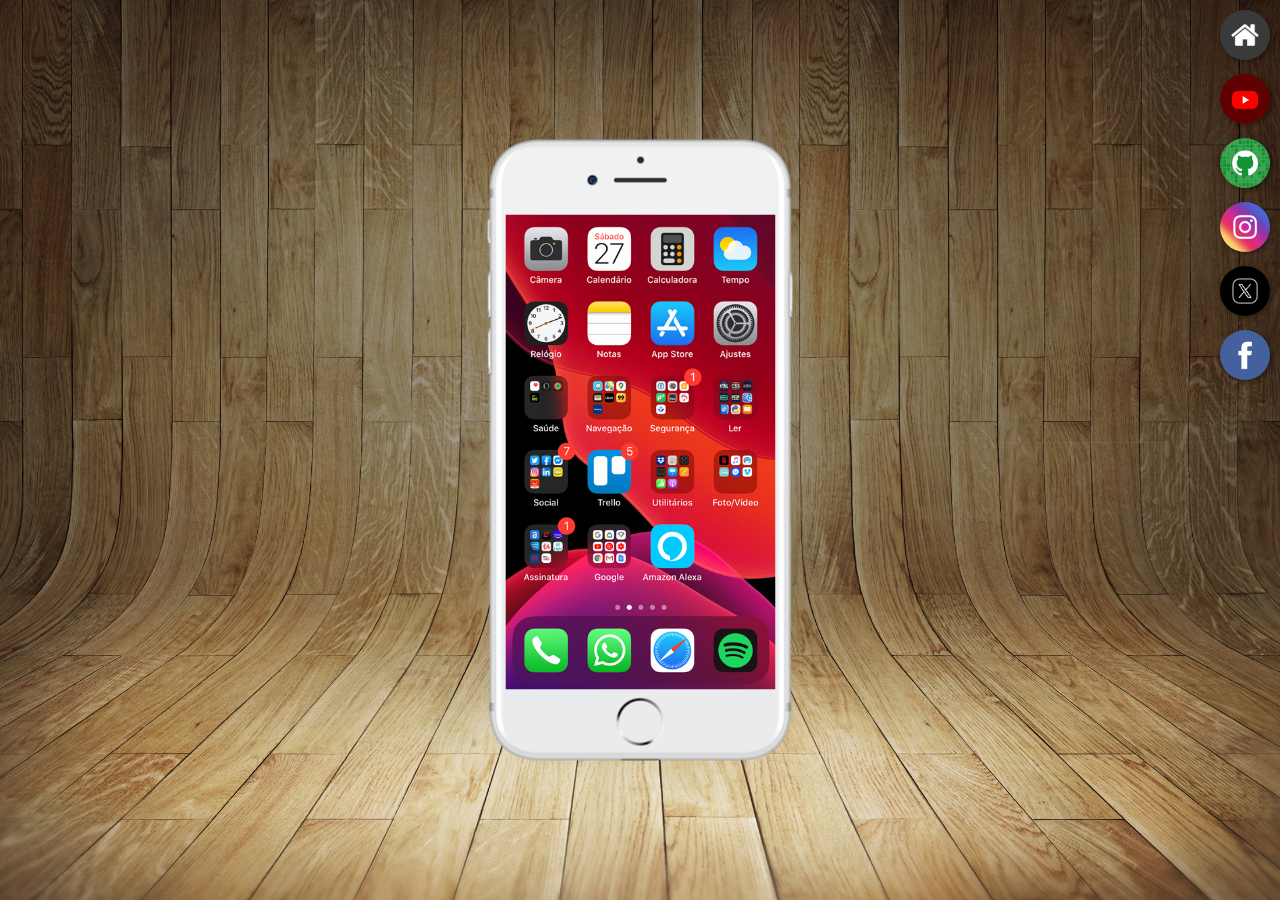
<file: index.html>
<!DOCTYPE html>
<html lang="pt-br">
<head>
    <meta charset="UTF-8">
    <meta name="viewport" content="width=device-width, initial-scale=1.0">
    <title>Projeto de Redes Sociais</title>
    <link rel="shortcut icon" href="imagens/favicon.ico" type="image/x-icon">
    <link rel="stylesheet" href="estilos/style.css">
</head>
<body>
    <main>

        <section id="telefone">
            <iframe src="paginas/home.html" name="tela" frameborder="0">Seu Navegador não é compatível com recursos de Iframe</iframe>
        </section>

        <section id="redes">
            <a href="paginas/home.html" target="tela"><img src="imagens/logo-home.jpg" alt="Home"></a><br>
            <a href="paginas/youtube.html" target="tela"><img src="imagens/logo-youtube.jpg" alt="Youtube"></a><br>
            <a href="paginas/github.html" target="tela"><img src="imagens/logo-github.jpg" alt="Github"></a><br>
            <a href="paginas/instagram.html" target="tela"><img src="imagens/logo-instagram.jpg" alt="Instagram"></a><br>
            <a href="paginas/x.html" target="tela"><img src="imagens/logo-x.jpg" alt="X"></a><br>
            <a href="paginas/facebook.html" target="tela"><img src="imagens/logo-facebook.jpg" alt="Facebook"></a>
        </section>
    </main>
</body>
</html>
</file>
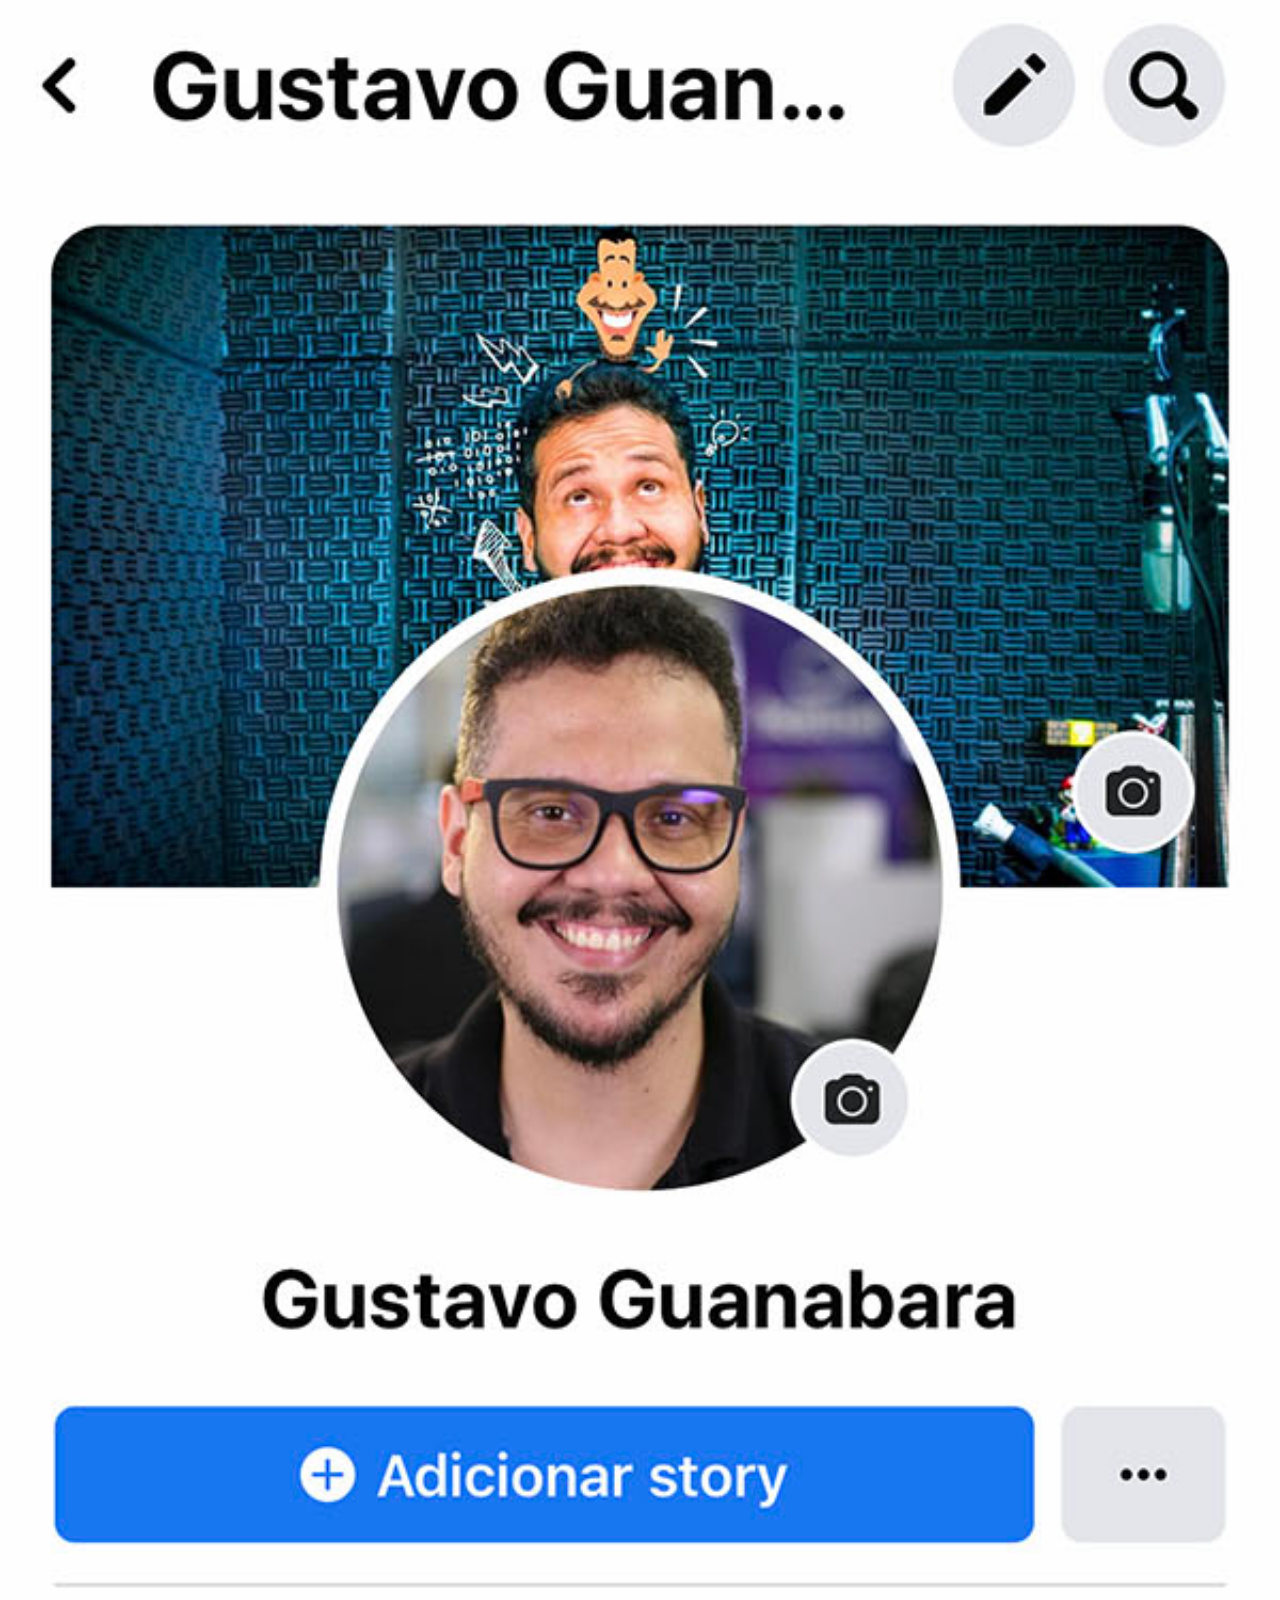
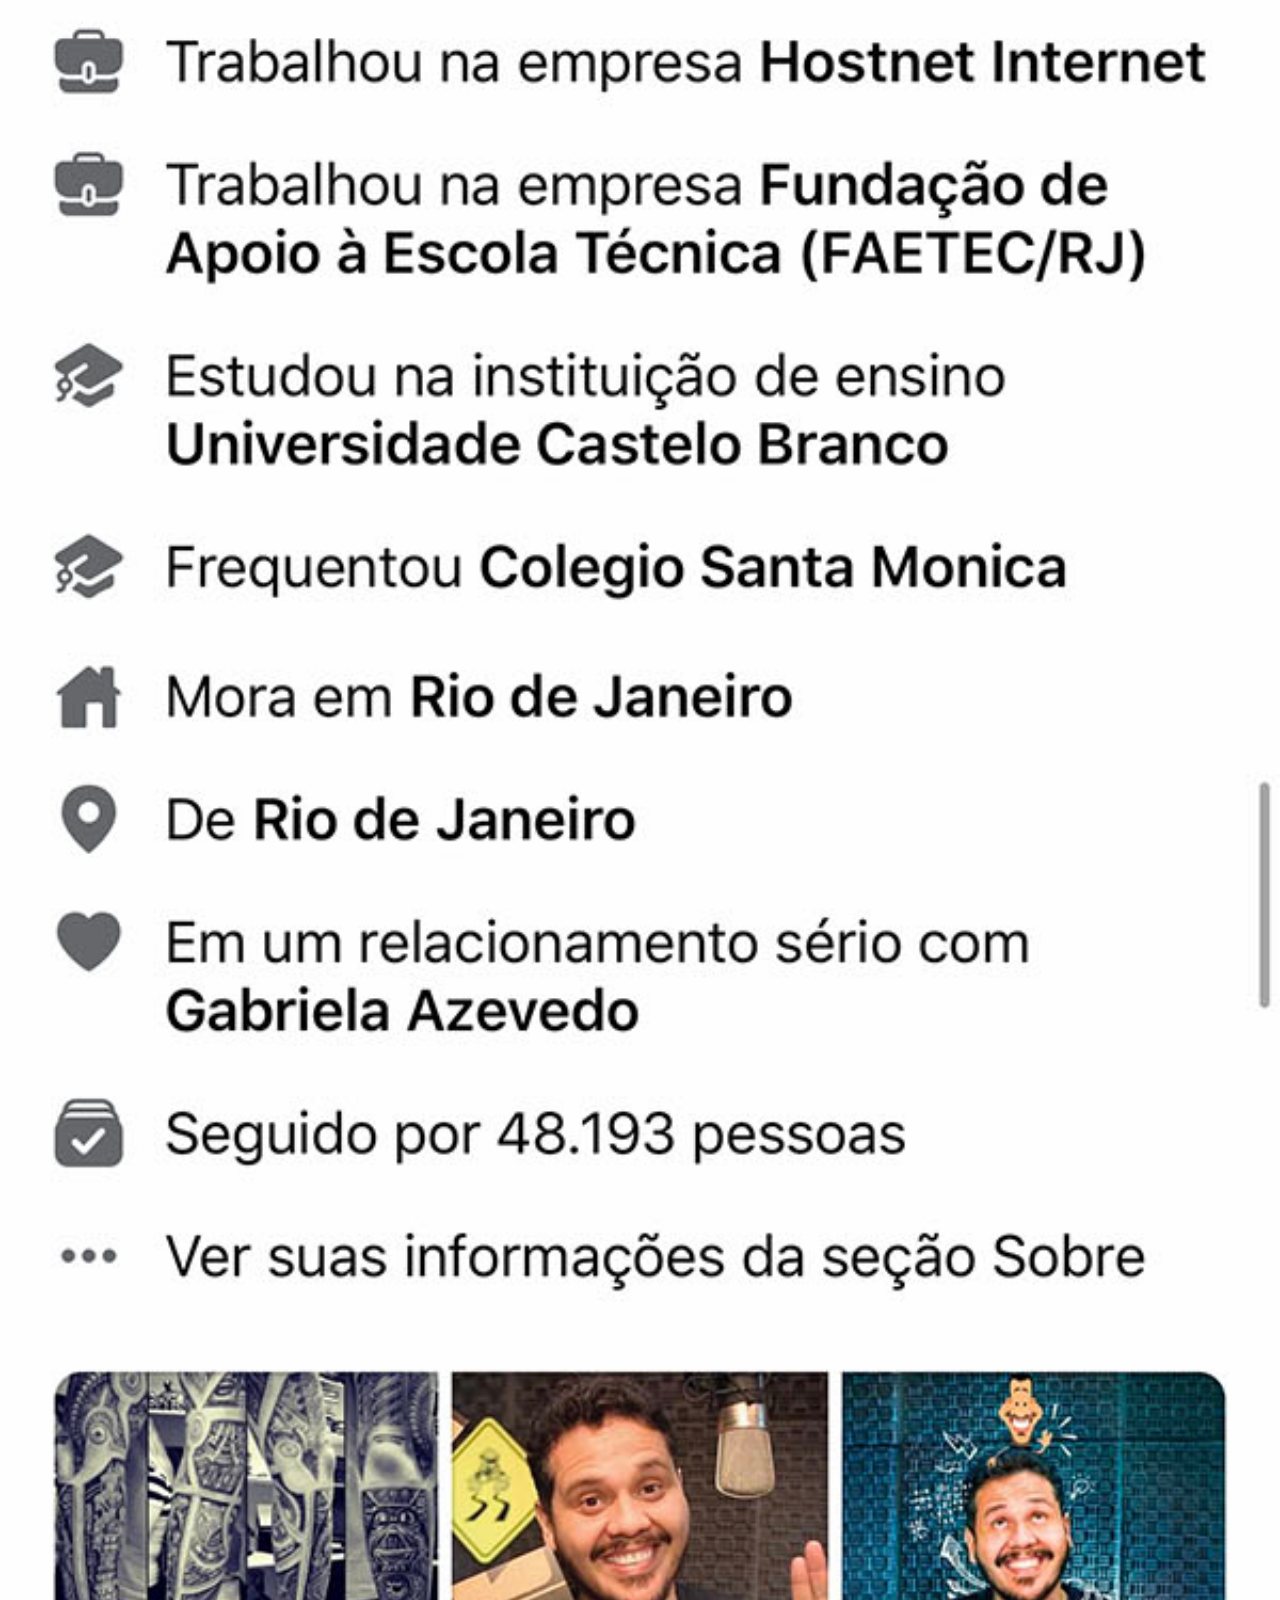
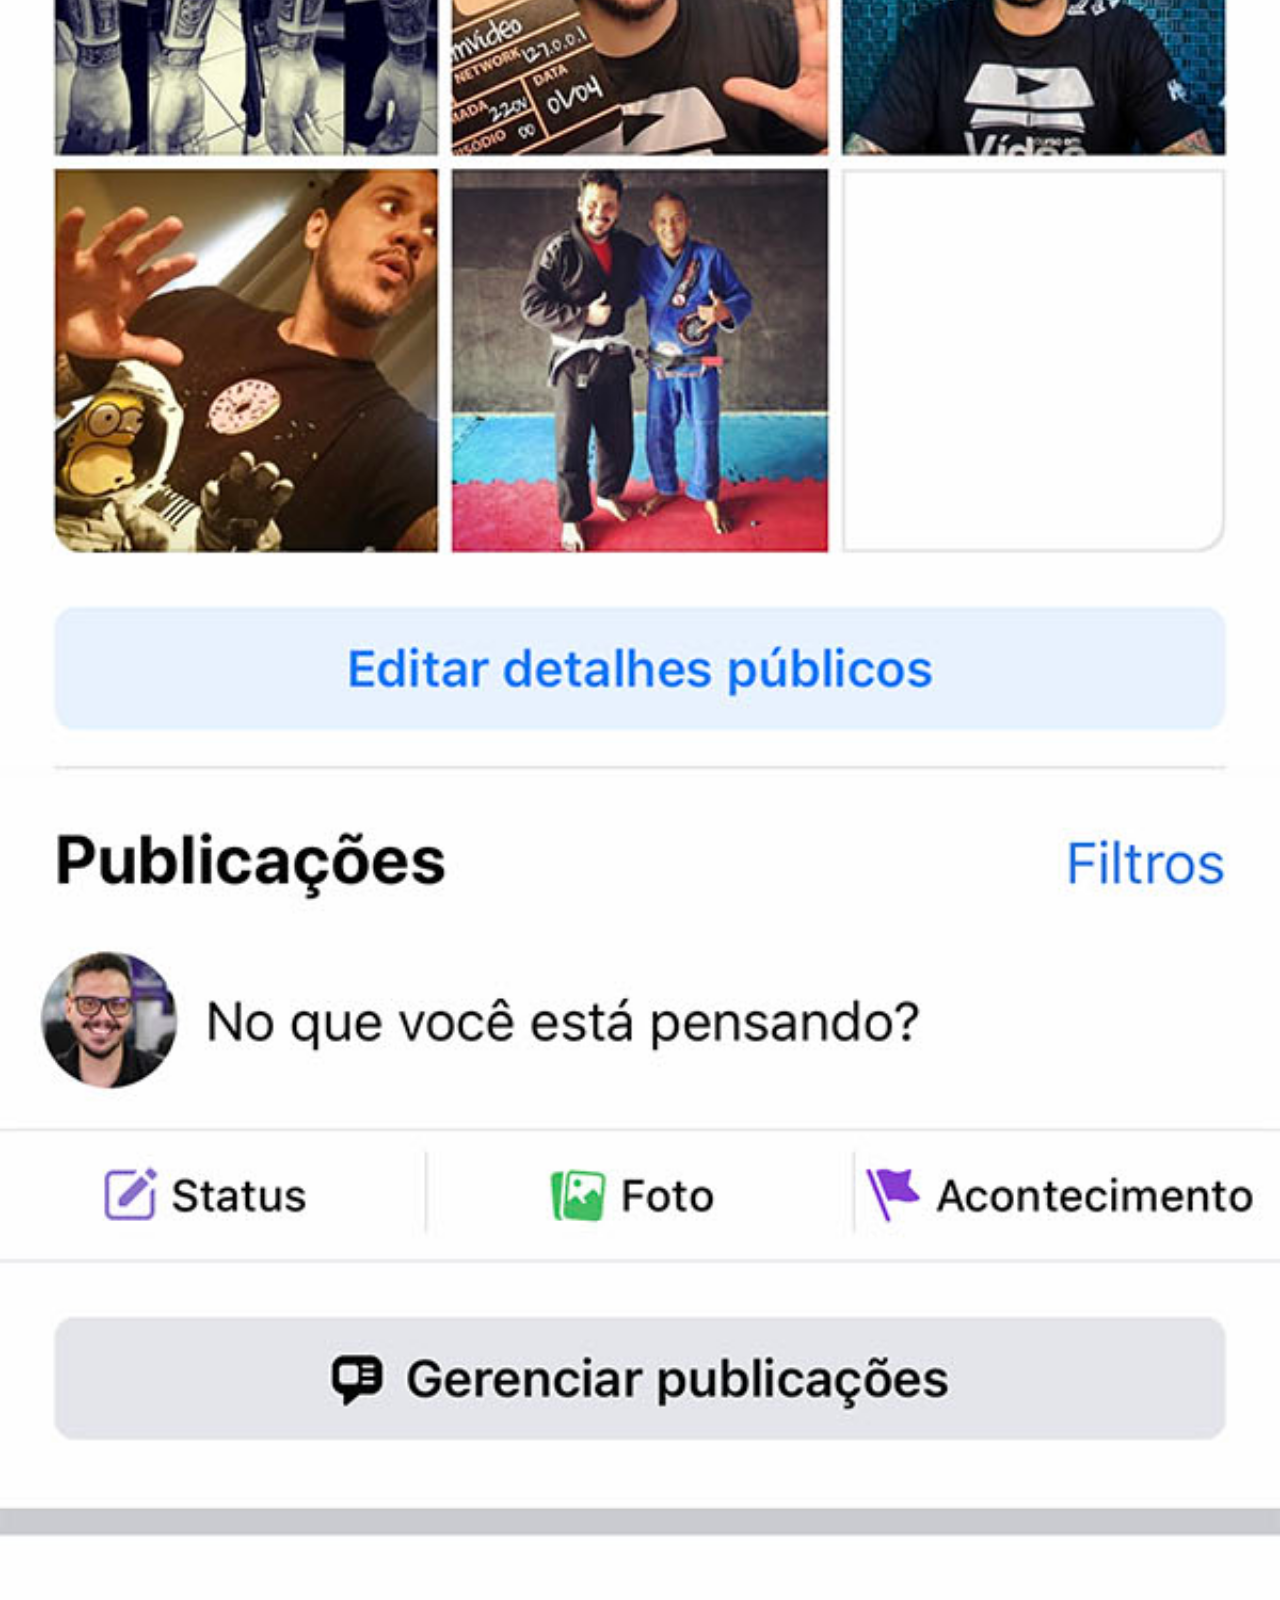
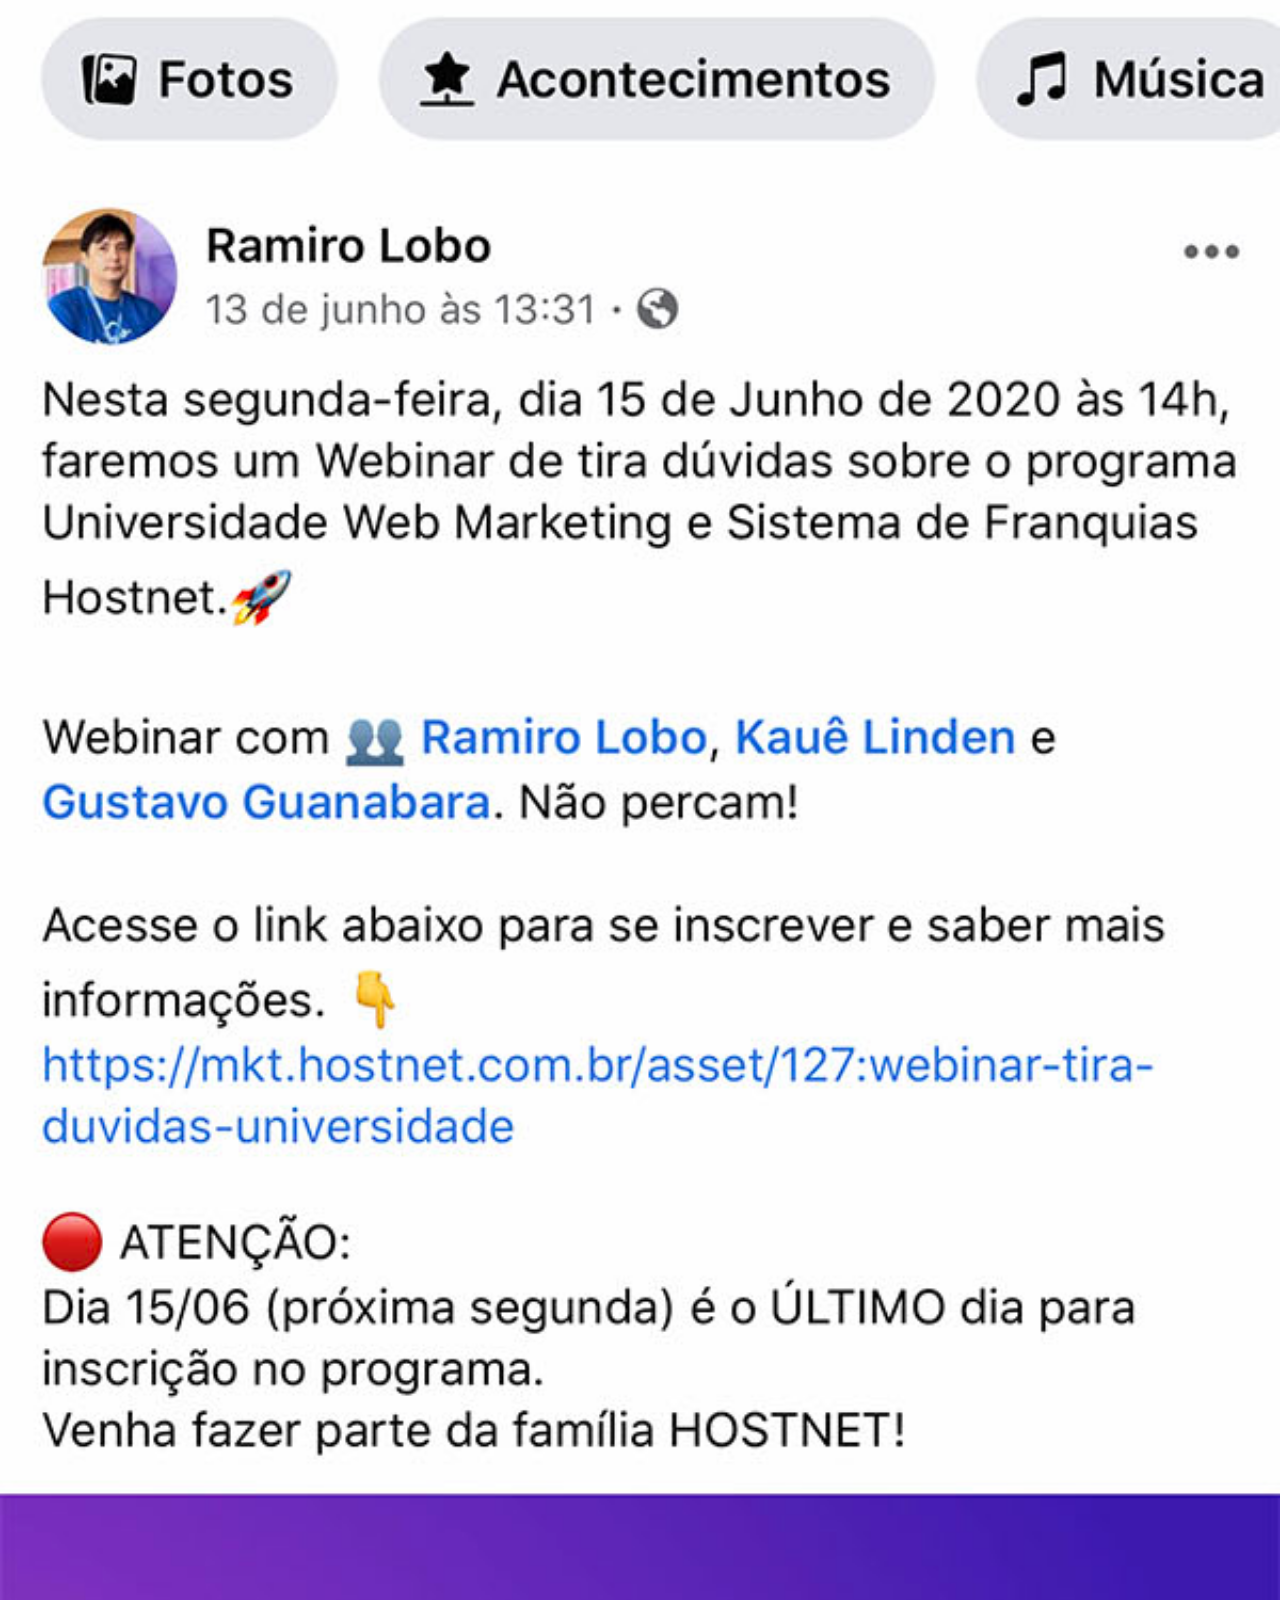
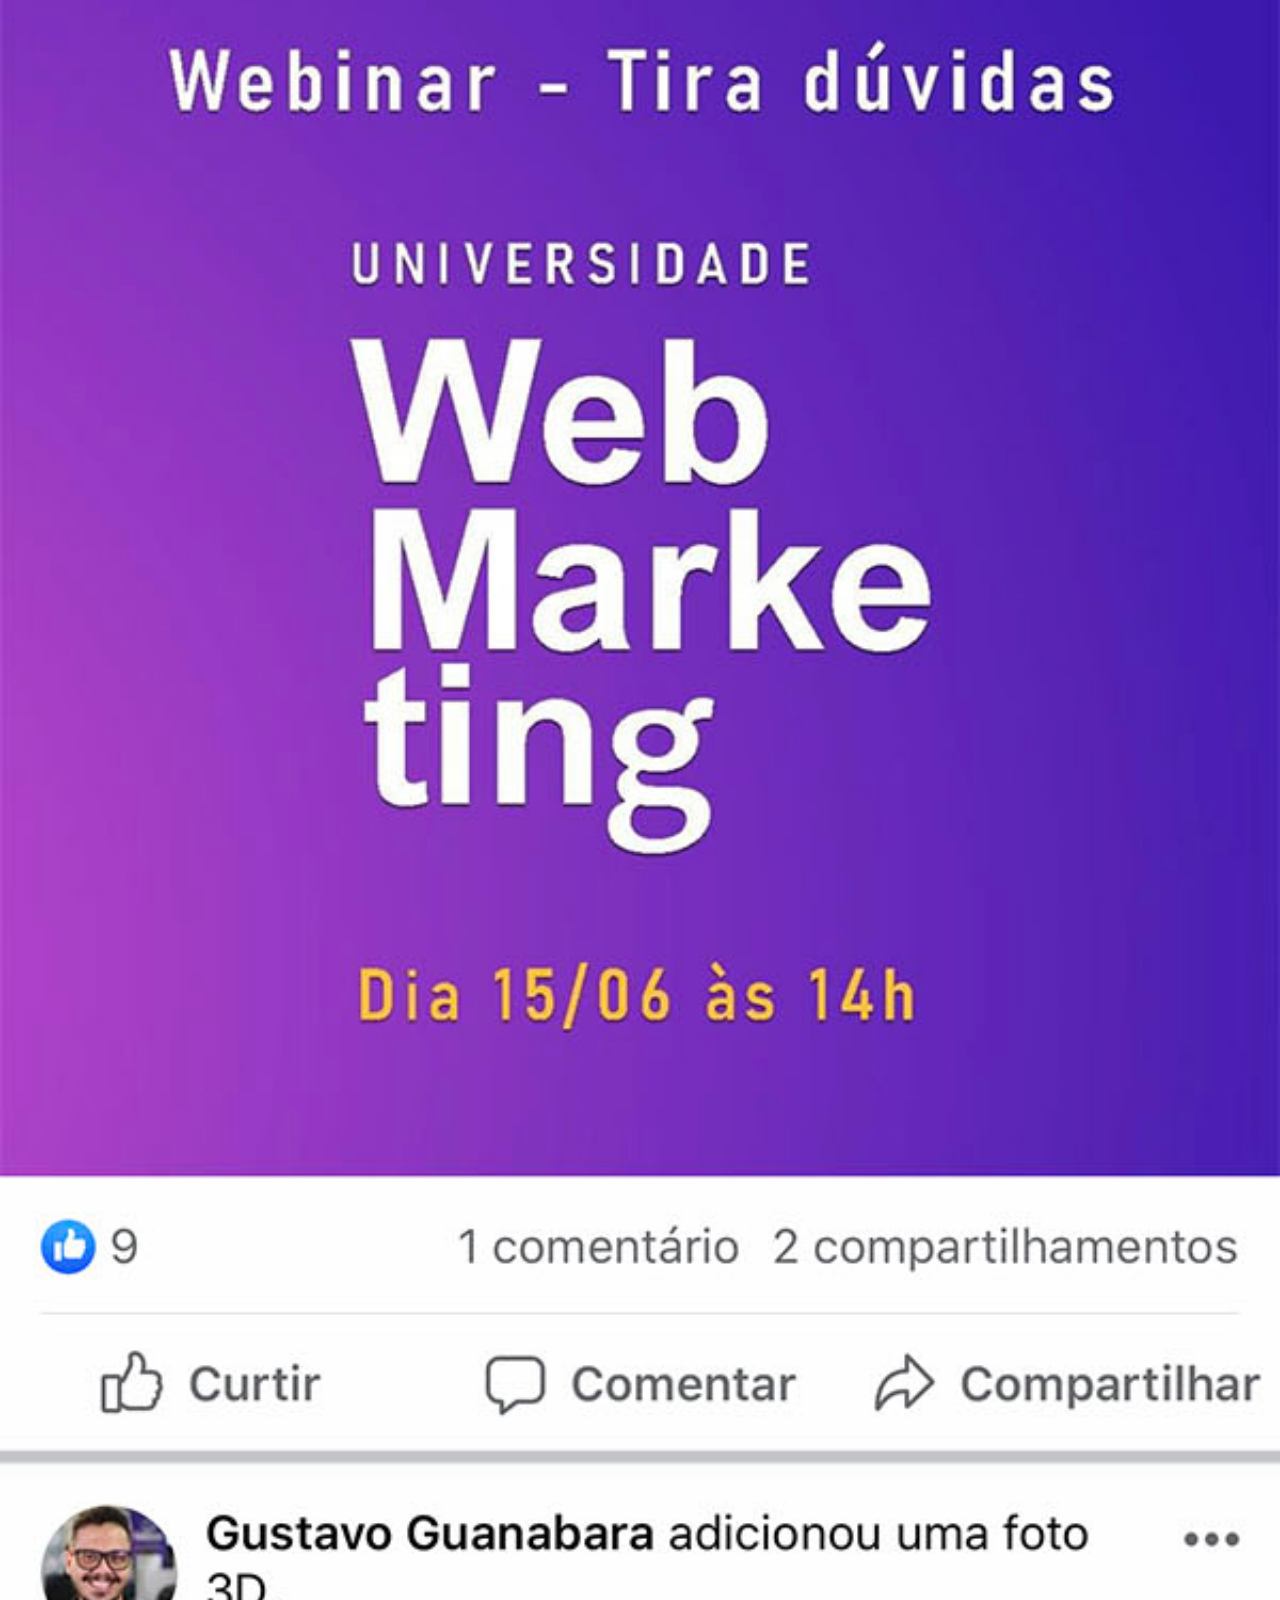
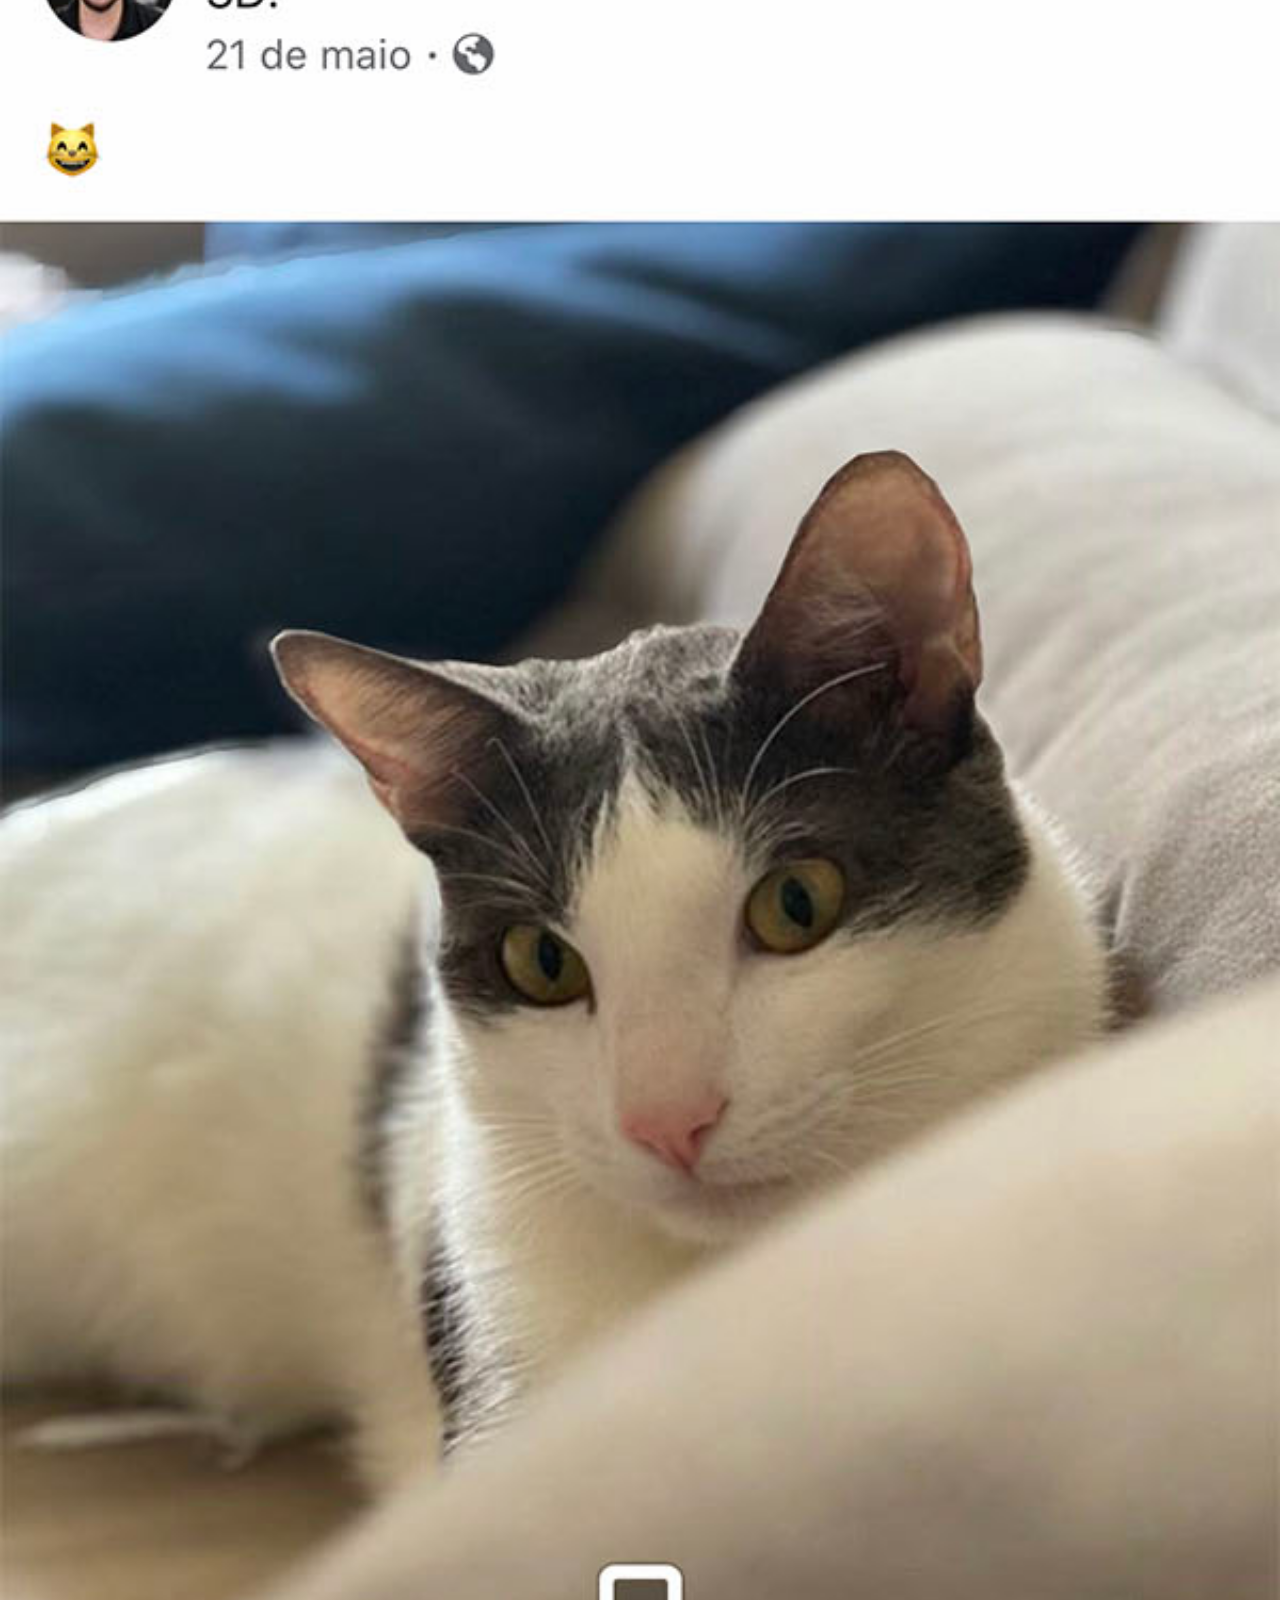
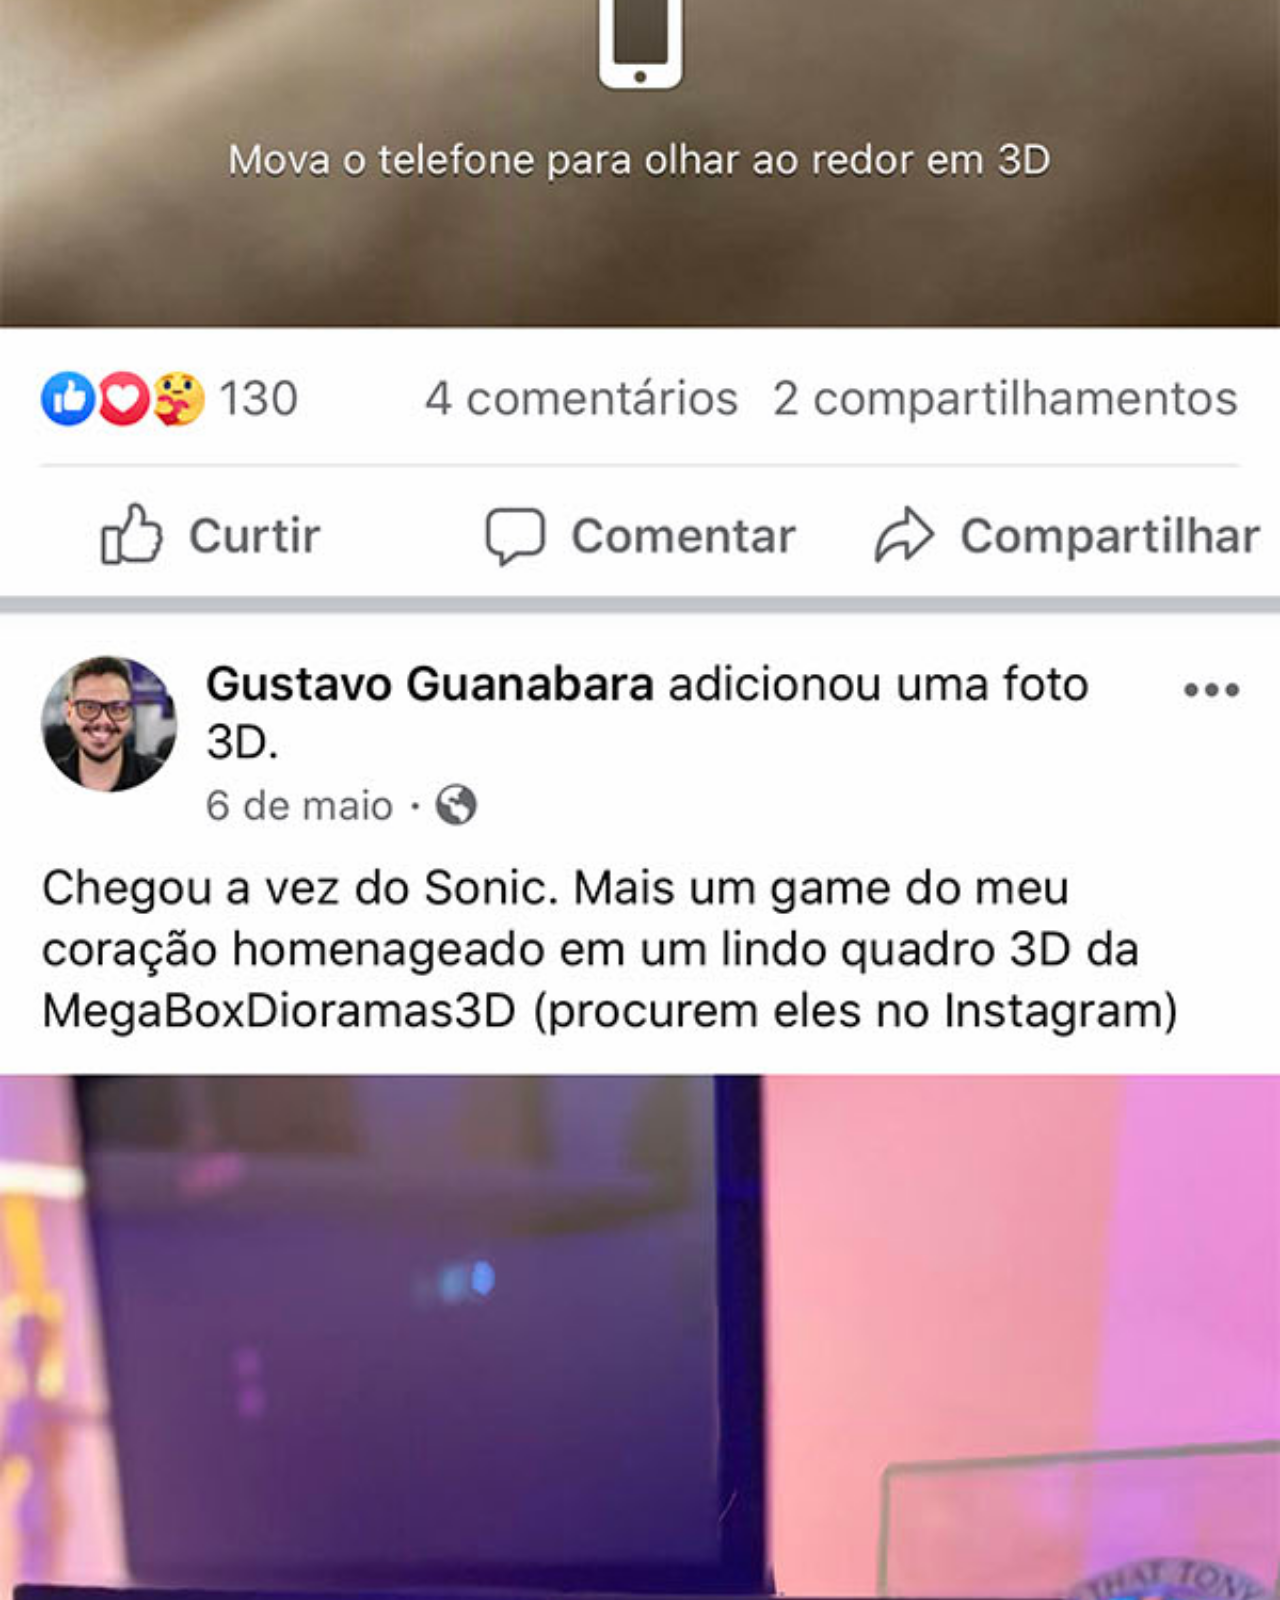
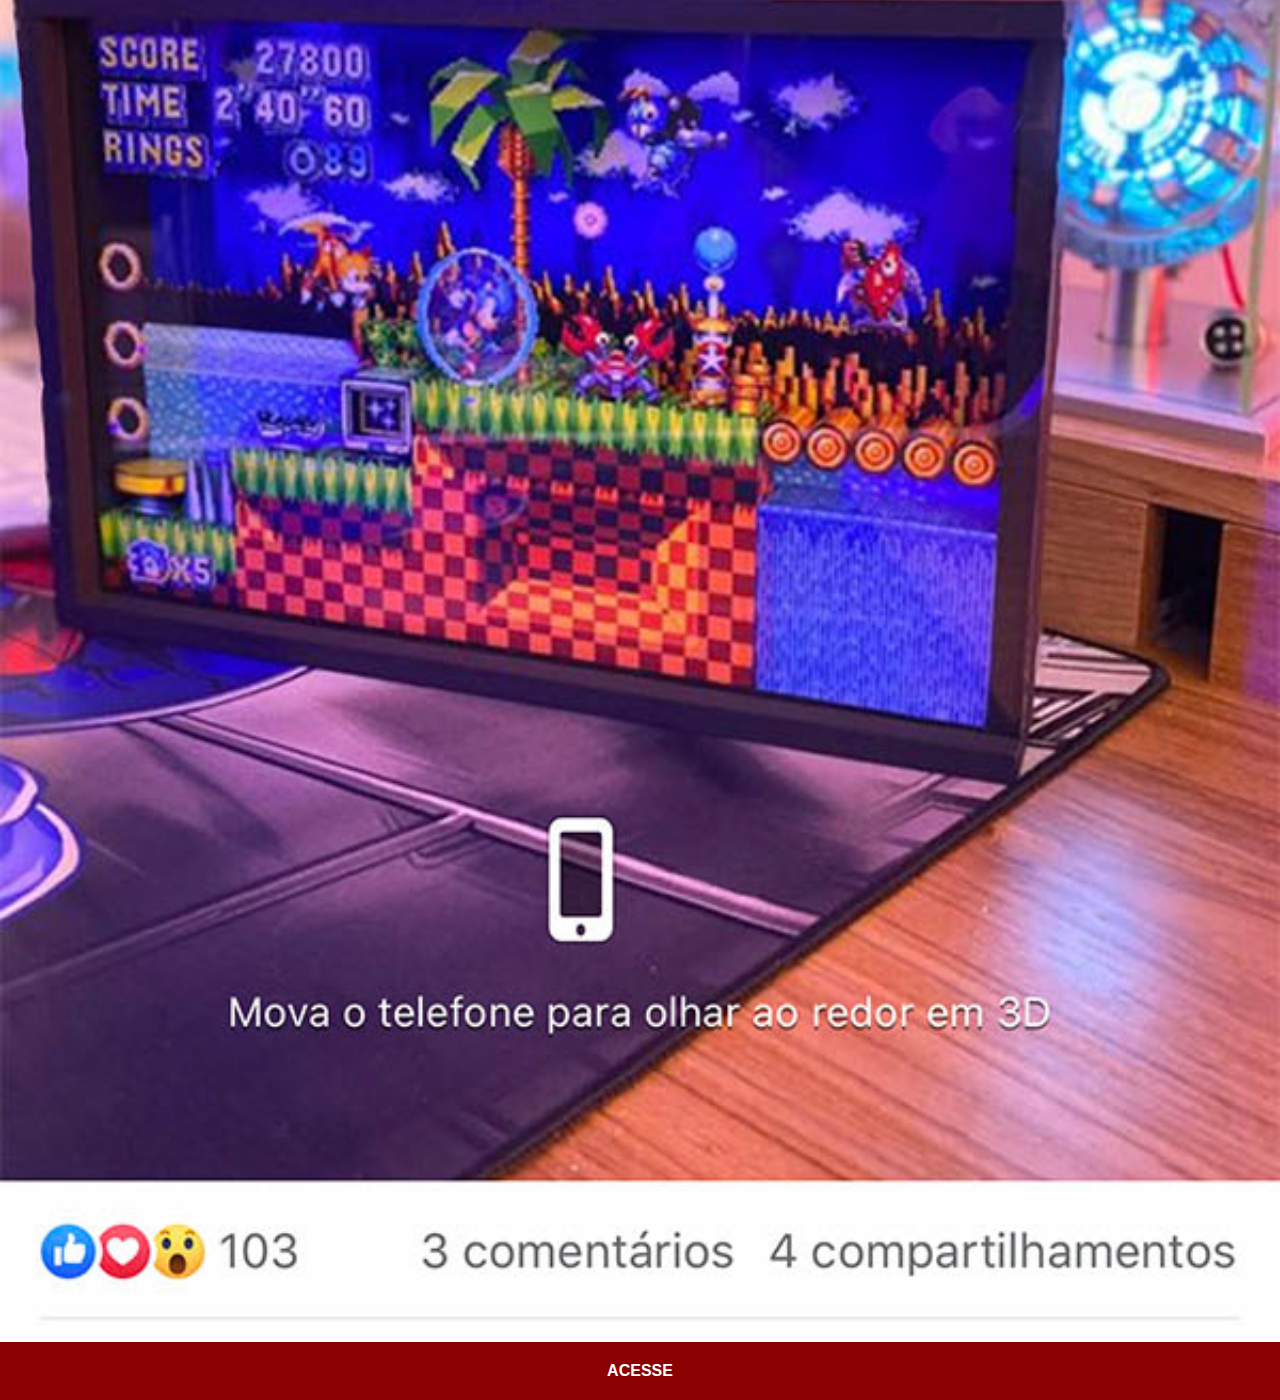
<file: paginas/facebook.html>
<!DOCTYPE html>
<html lang="pt-br">
<head>
    <meta charset="UTF-8">
    <meta name="viewport" content="width=device-width, initial-scale=1.0">
    <title>Facebook</title>
    <link rel="stylesheet" href="../estilos/style-pags.css">
    <style>
        body{
            background-color: white;
        }
    </style>
</head>
<body>
    <img src="../imagens/tela-facebook.jpg" alt="Facebook">
    <a href="https://www.facebook.com/gustavoguanabara/?locale=pt_BR" target="_blank" ref="external">ACESSE</a>
</body>
</html>
</file>
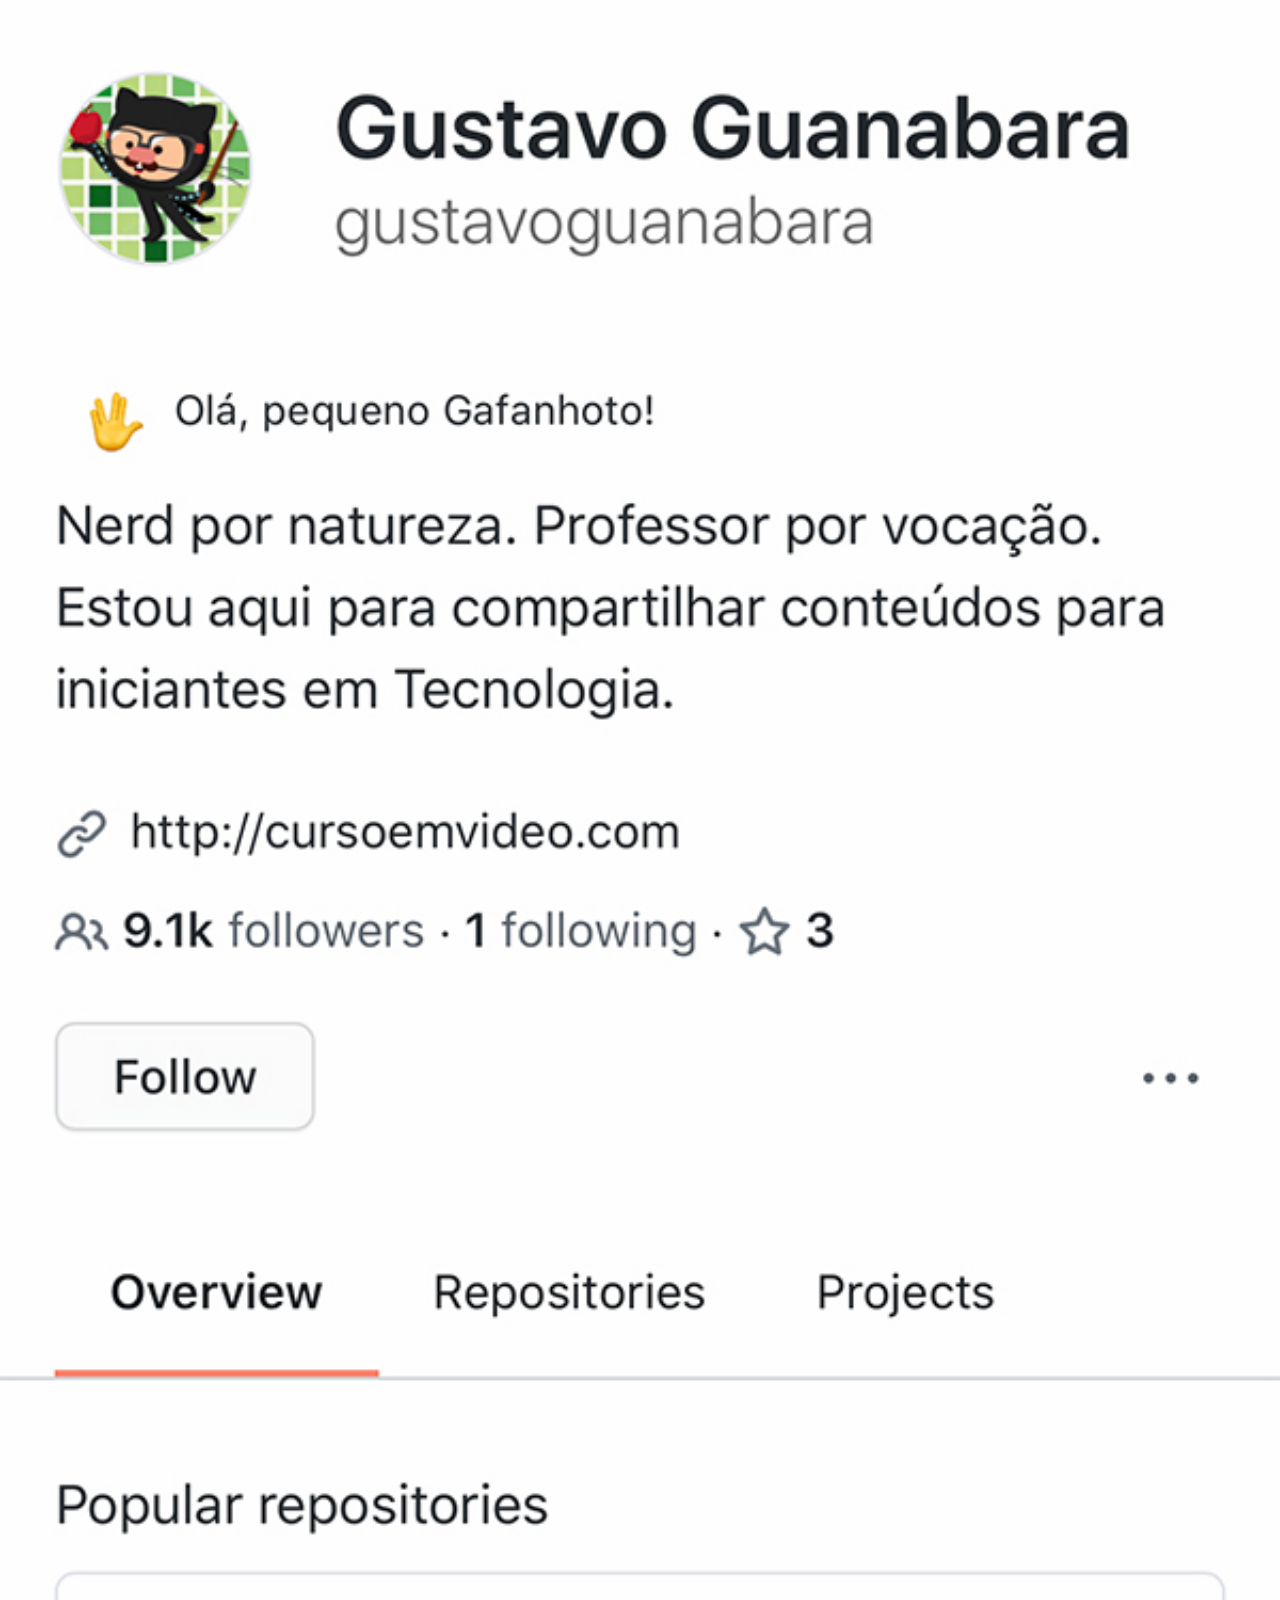
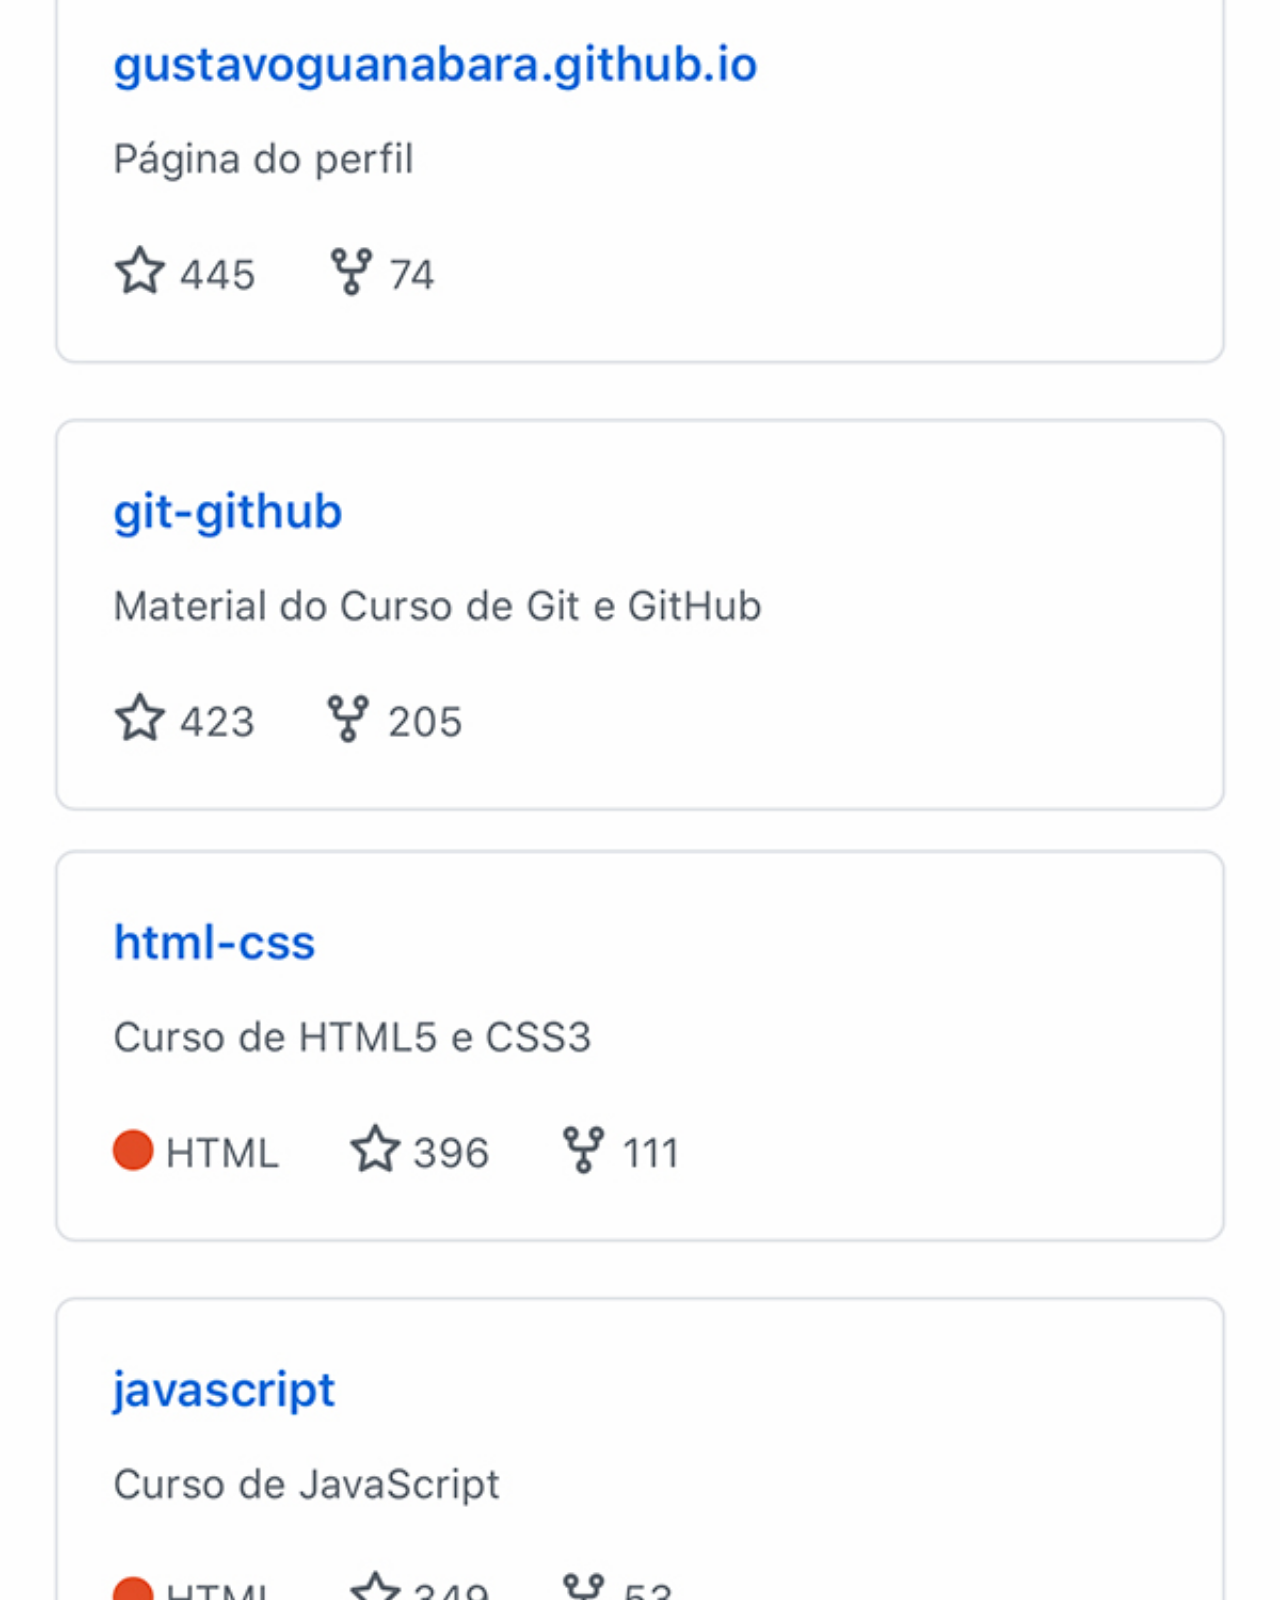
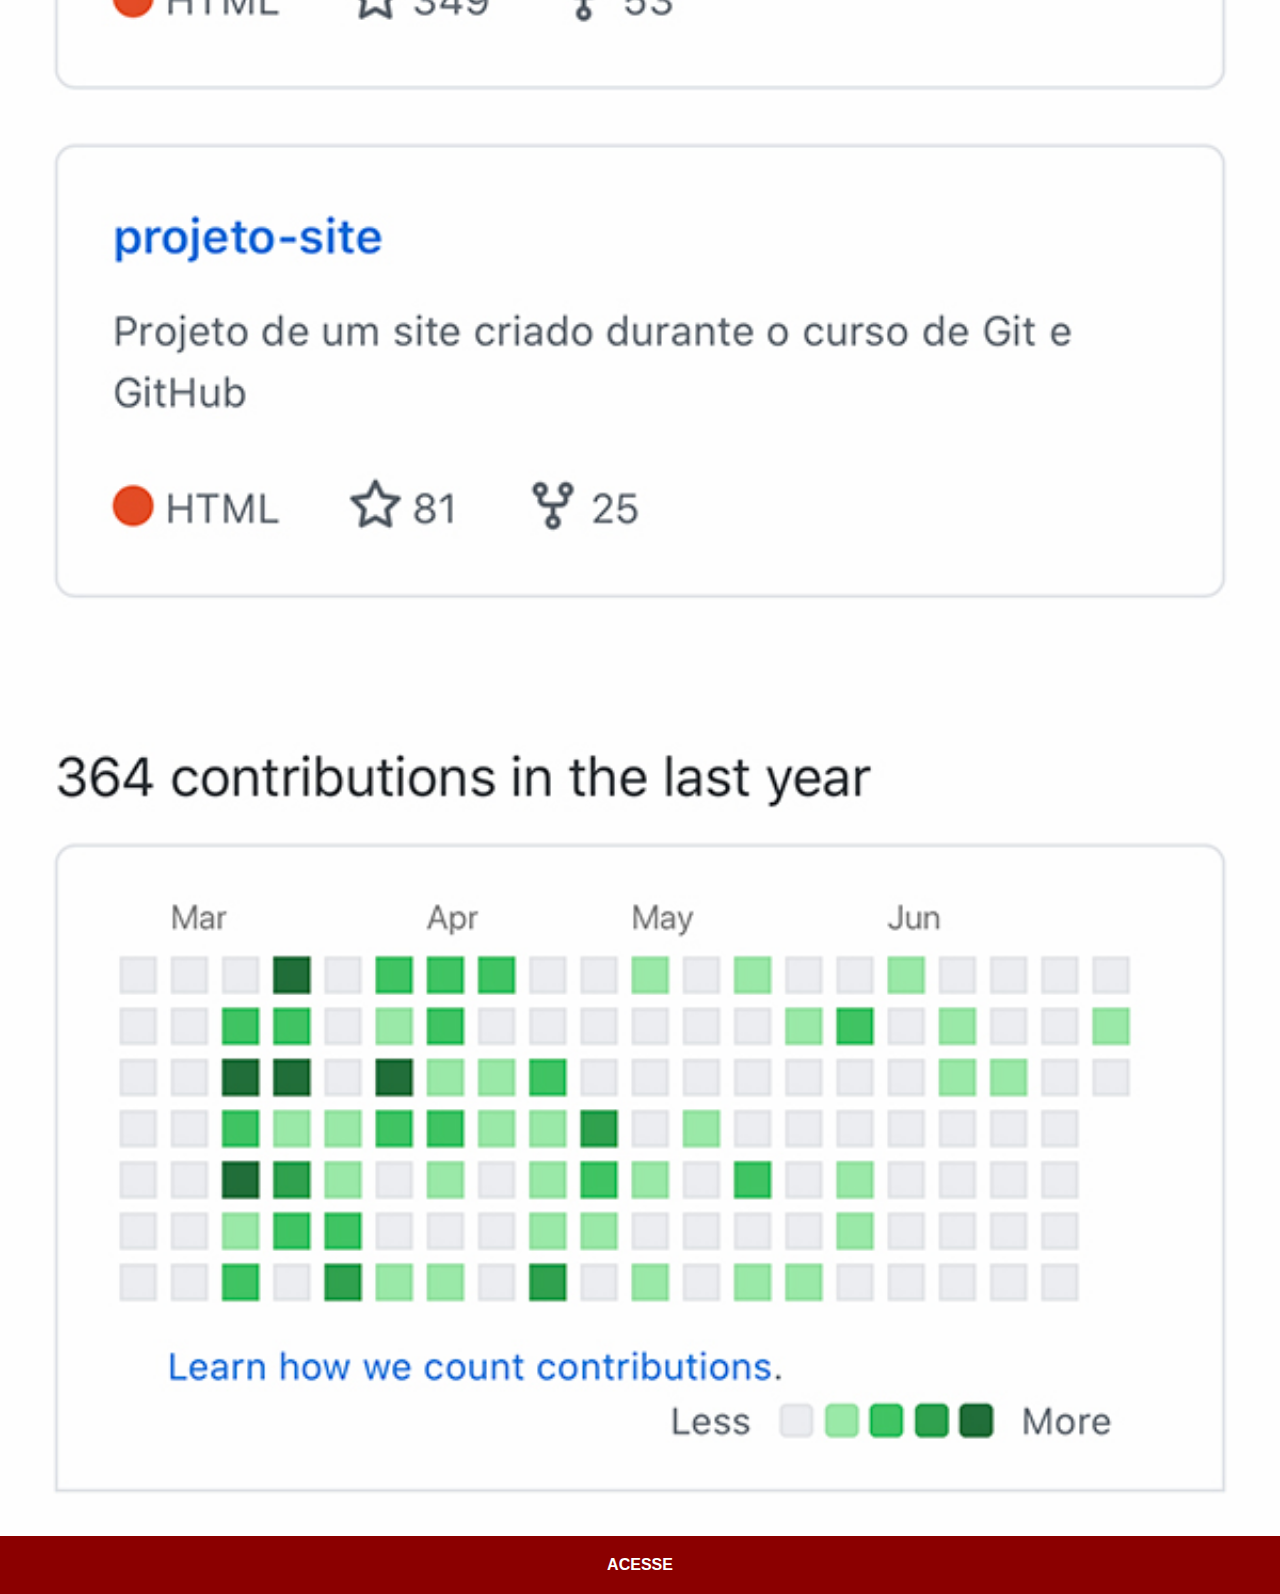
<file: paginas/github.html>
<!DOCTYPE html>
<html lang="en">
<head>
    <meta charset="UTF-8">
    <meta name="viewport" content="width=device-width, initial-scale=1.0">
    <title>GitHub</title>
    <link rel="stylesheet" href="../estilos/style-pags.css">
    <style>
        body{
            background-color: white;
        }
    </style>
</head>
<body>
    <img src="../imagens/tela-github.jpg" alt="Github">
    <a href="https://github.com/professorguanabara" target="_blank">ACESSE</a>
</body>
</html>
</file>
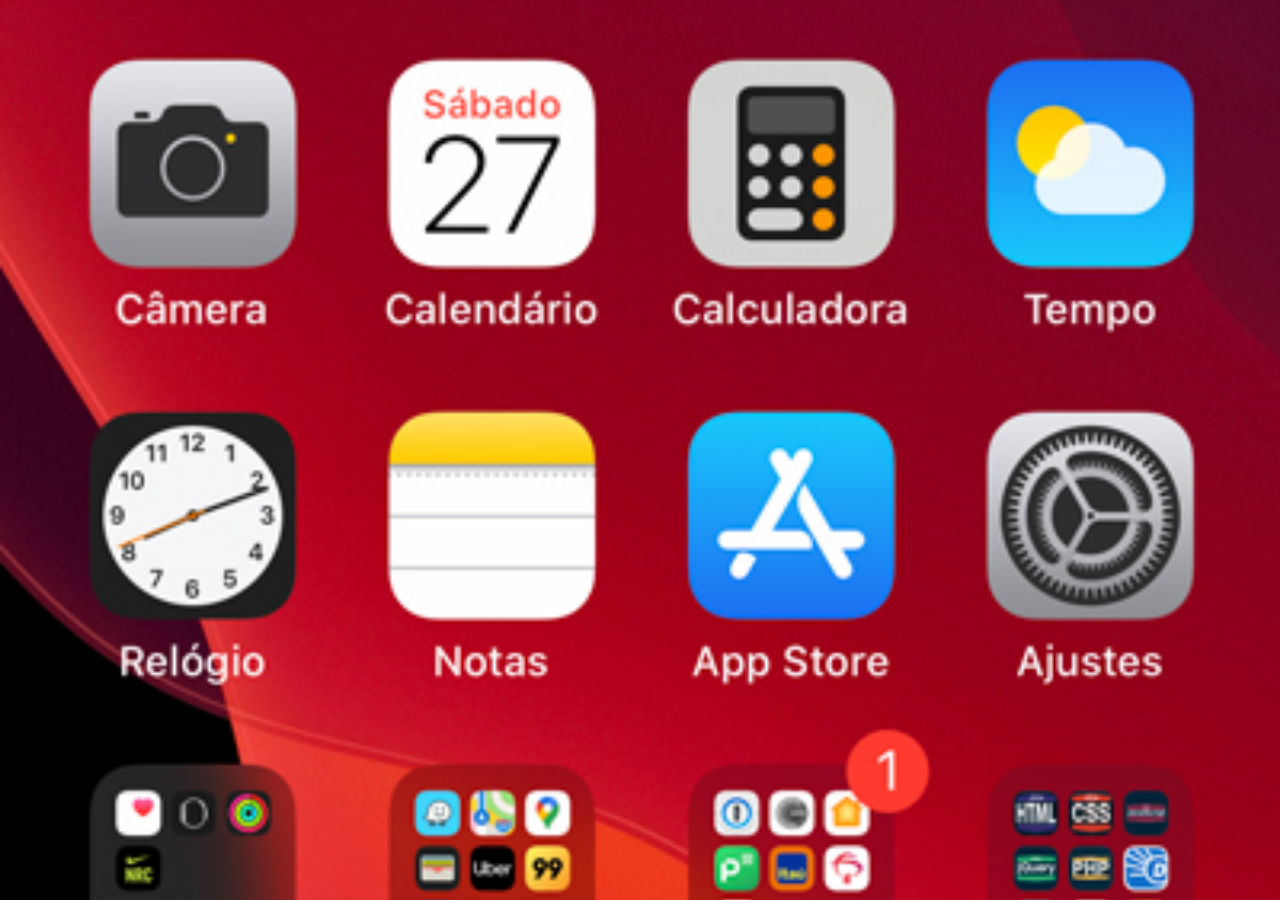
<file: paginas/home.html>
<!DOCTYPE html>
<html lang="pt-br">
<head>
    <meta charset="UTF-8">
    <meta name="viewport" content="width=device-width, initial-scale=1.0">
    <title>Home</title>
    <style>
        *{
            margin: 0px;
            padding: 0px
        }

        body{
            width: 100vw;
            height: 100vh;
            background-image: url(../imagens/tela-home.jpg);
            background-repeat: no-repeat;
            background-size: cover;
            background-position: top center;
        }
    </style>
</head>
<body>
    
</body>
</html>
</file>
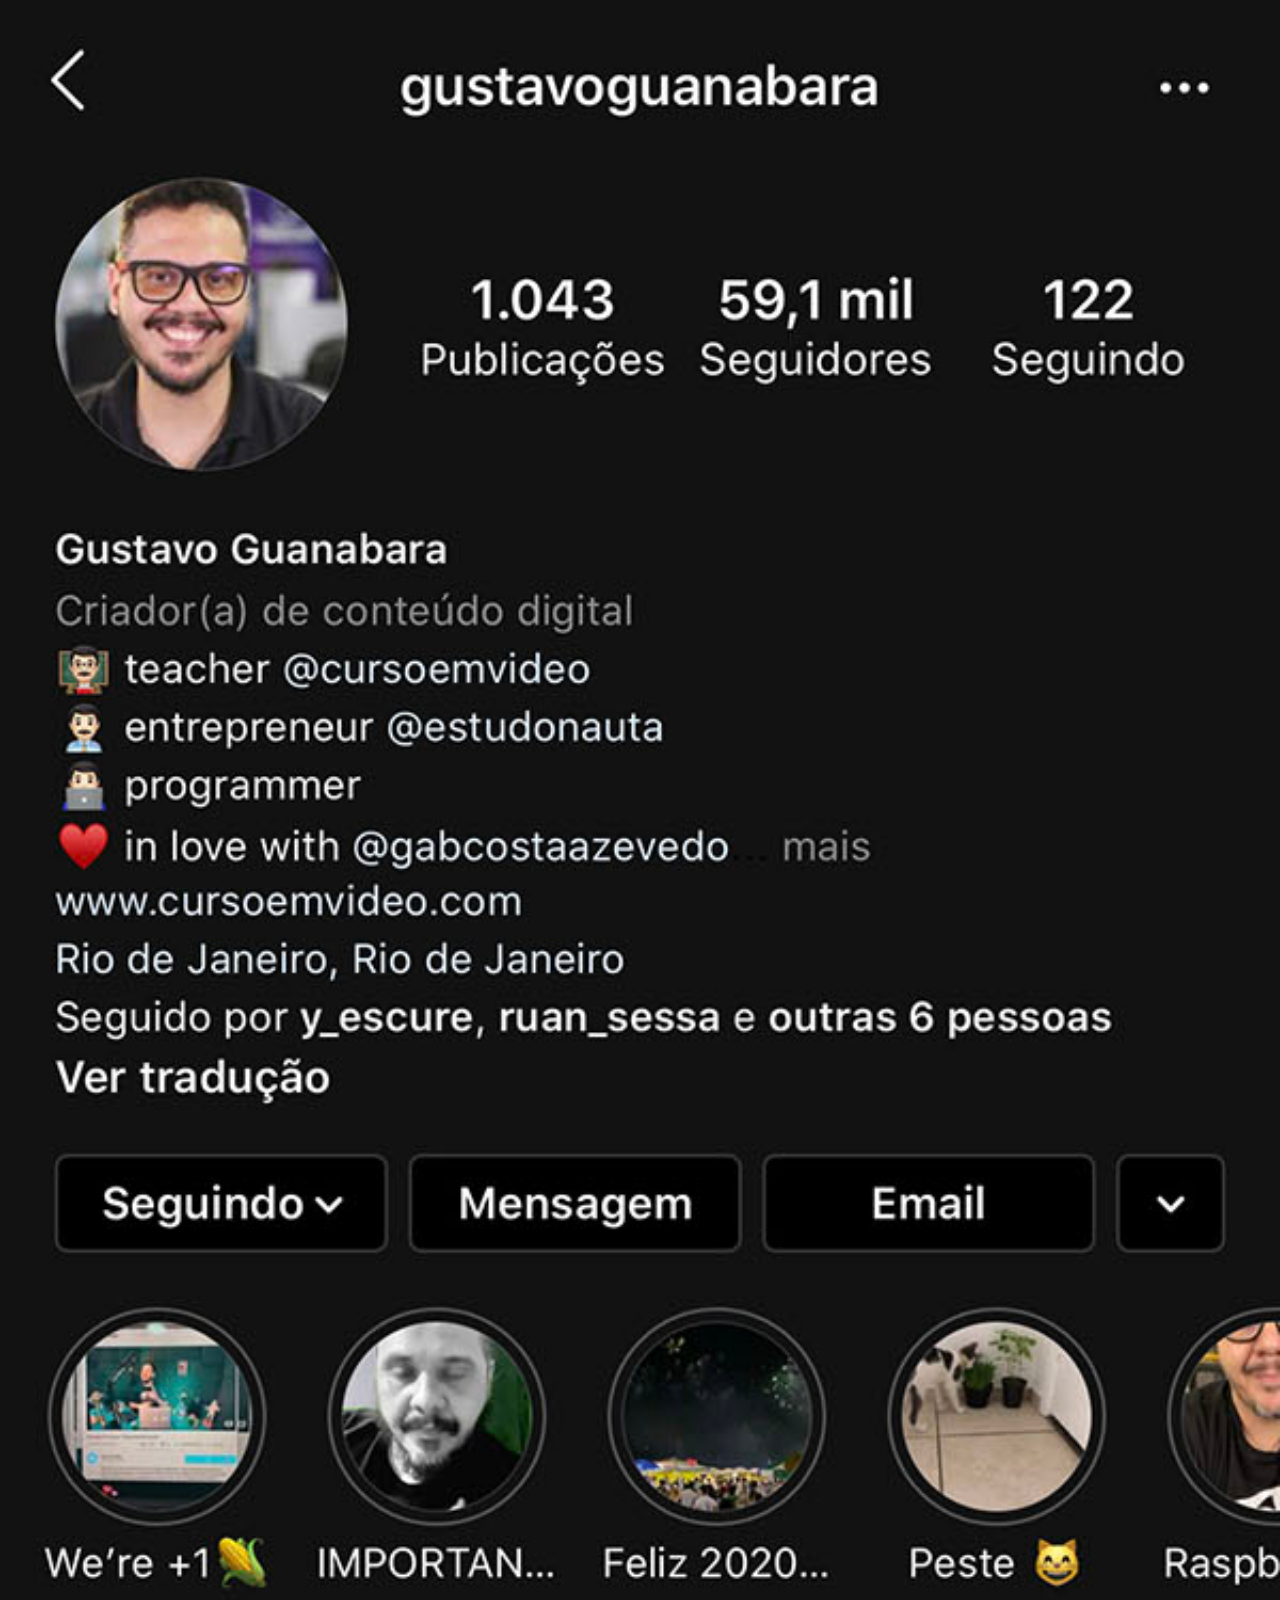
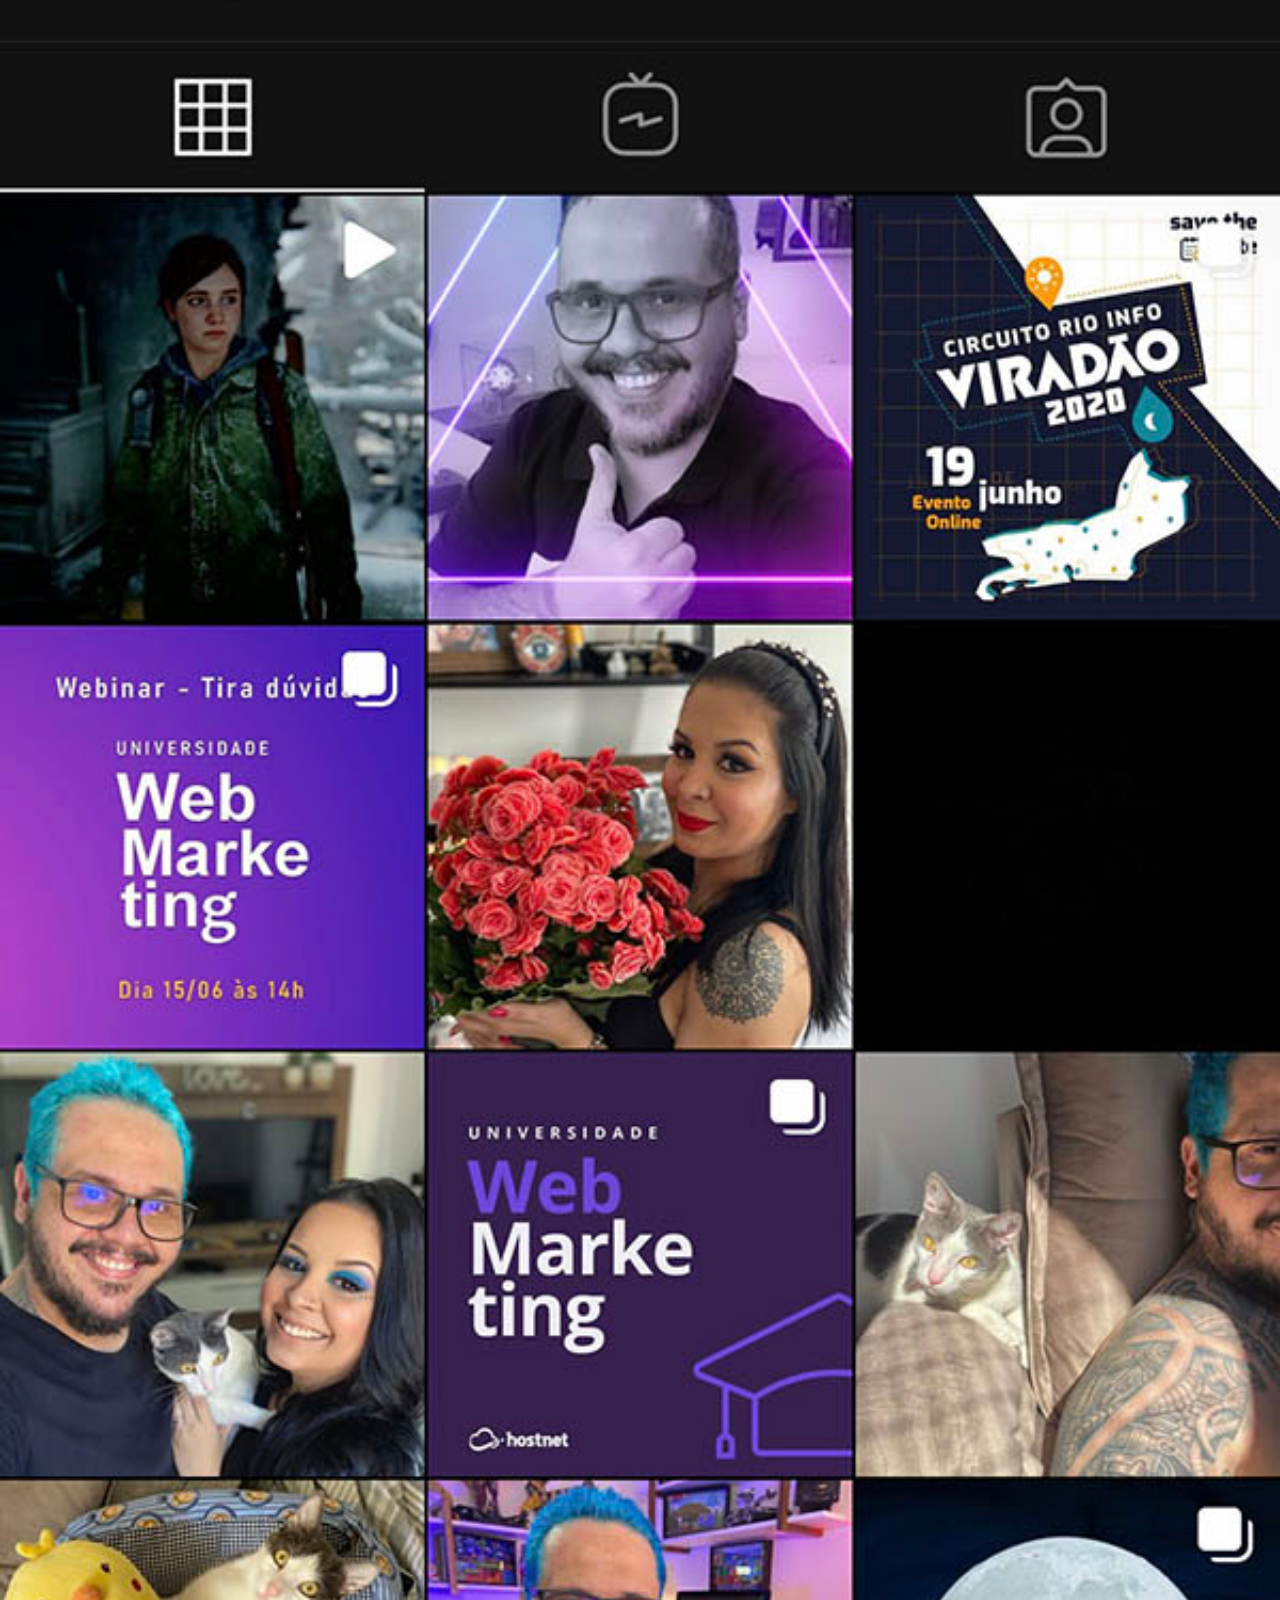
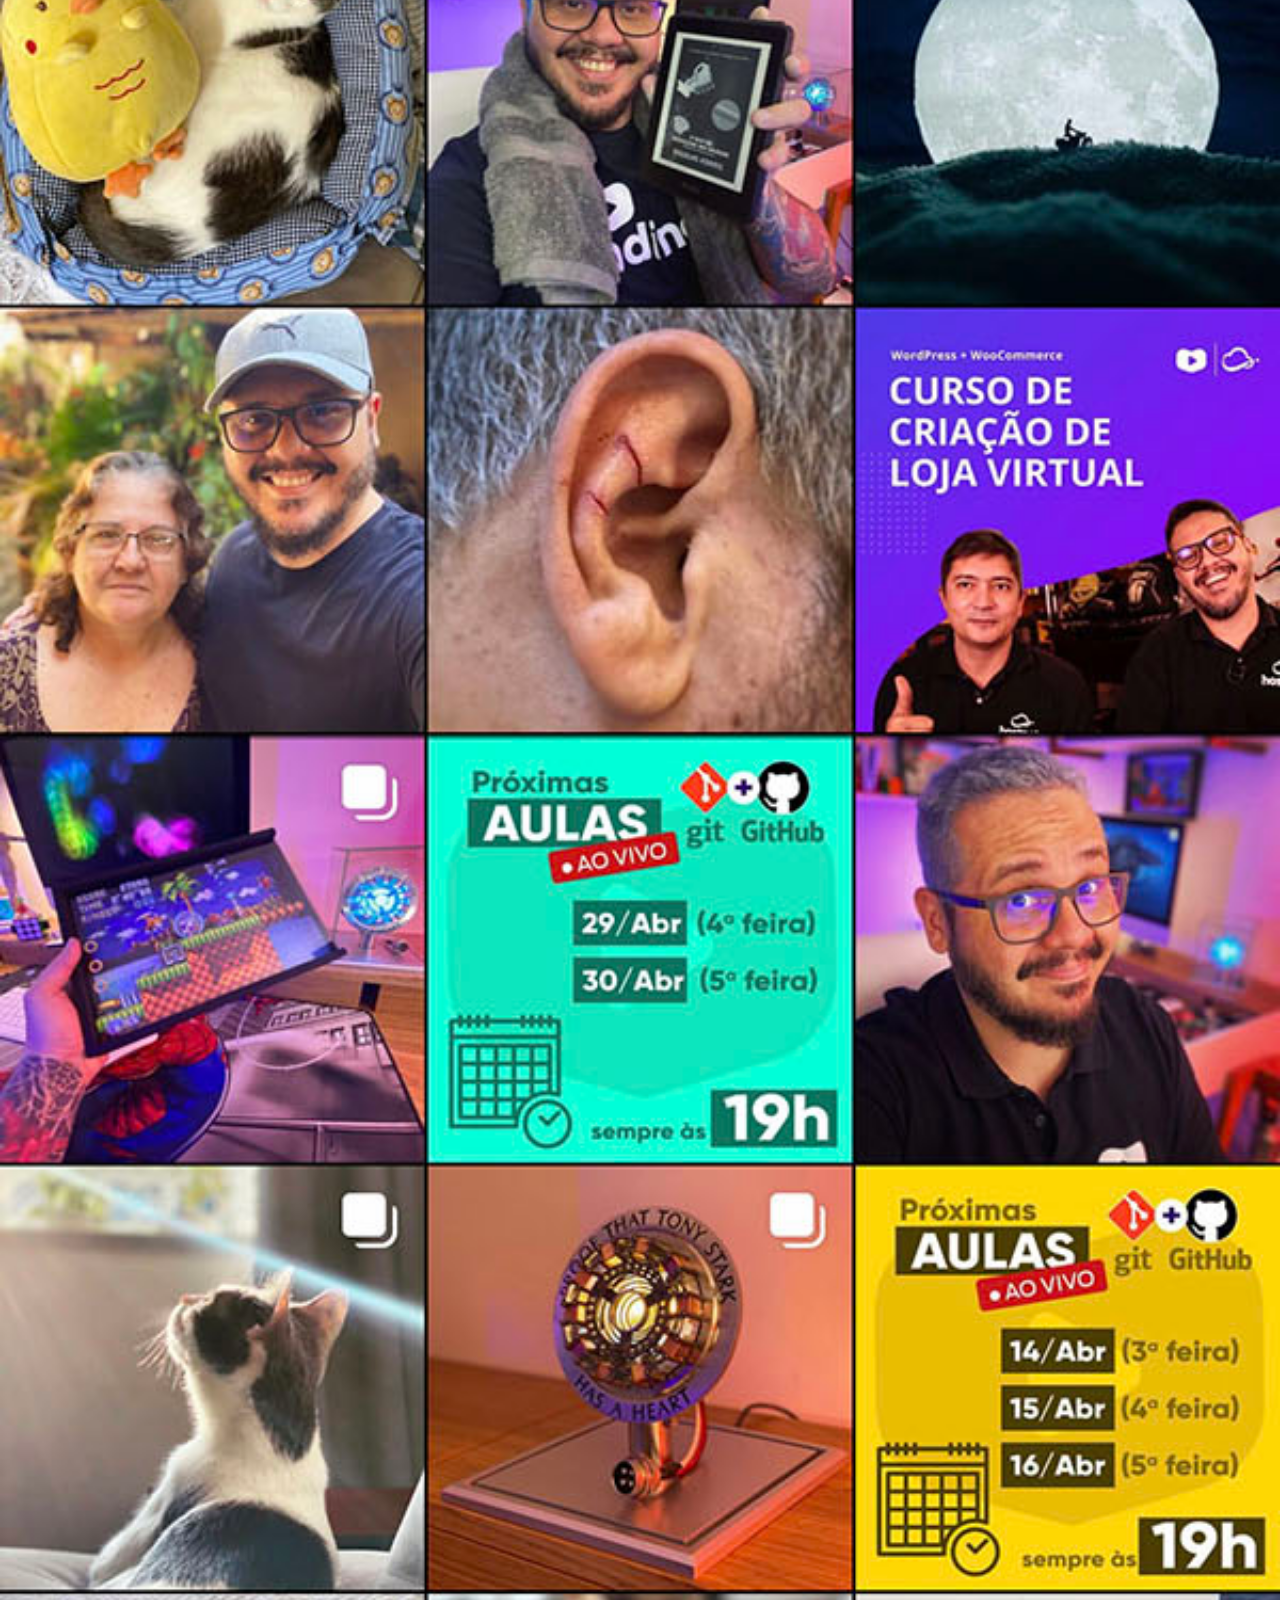
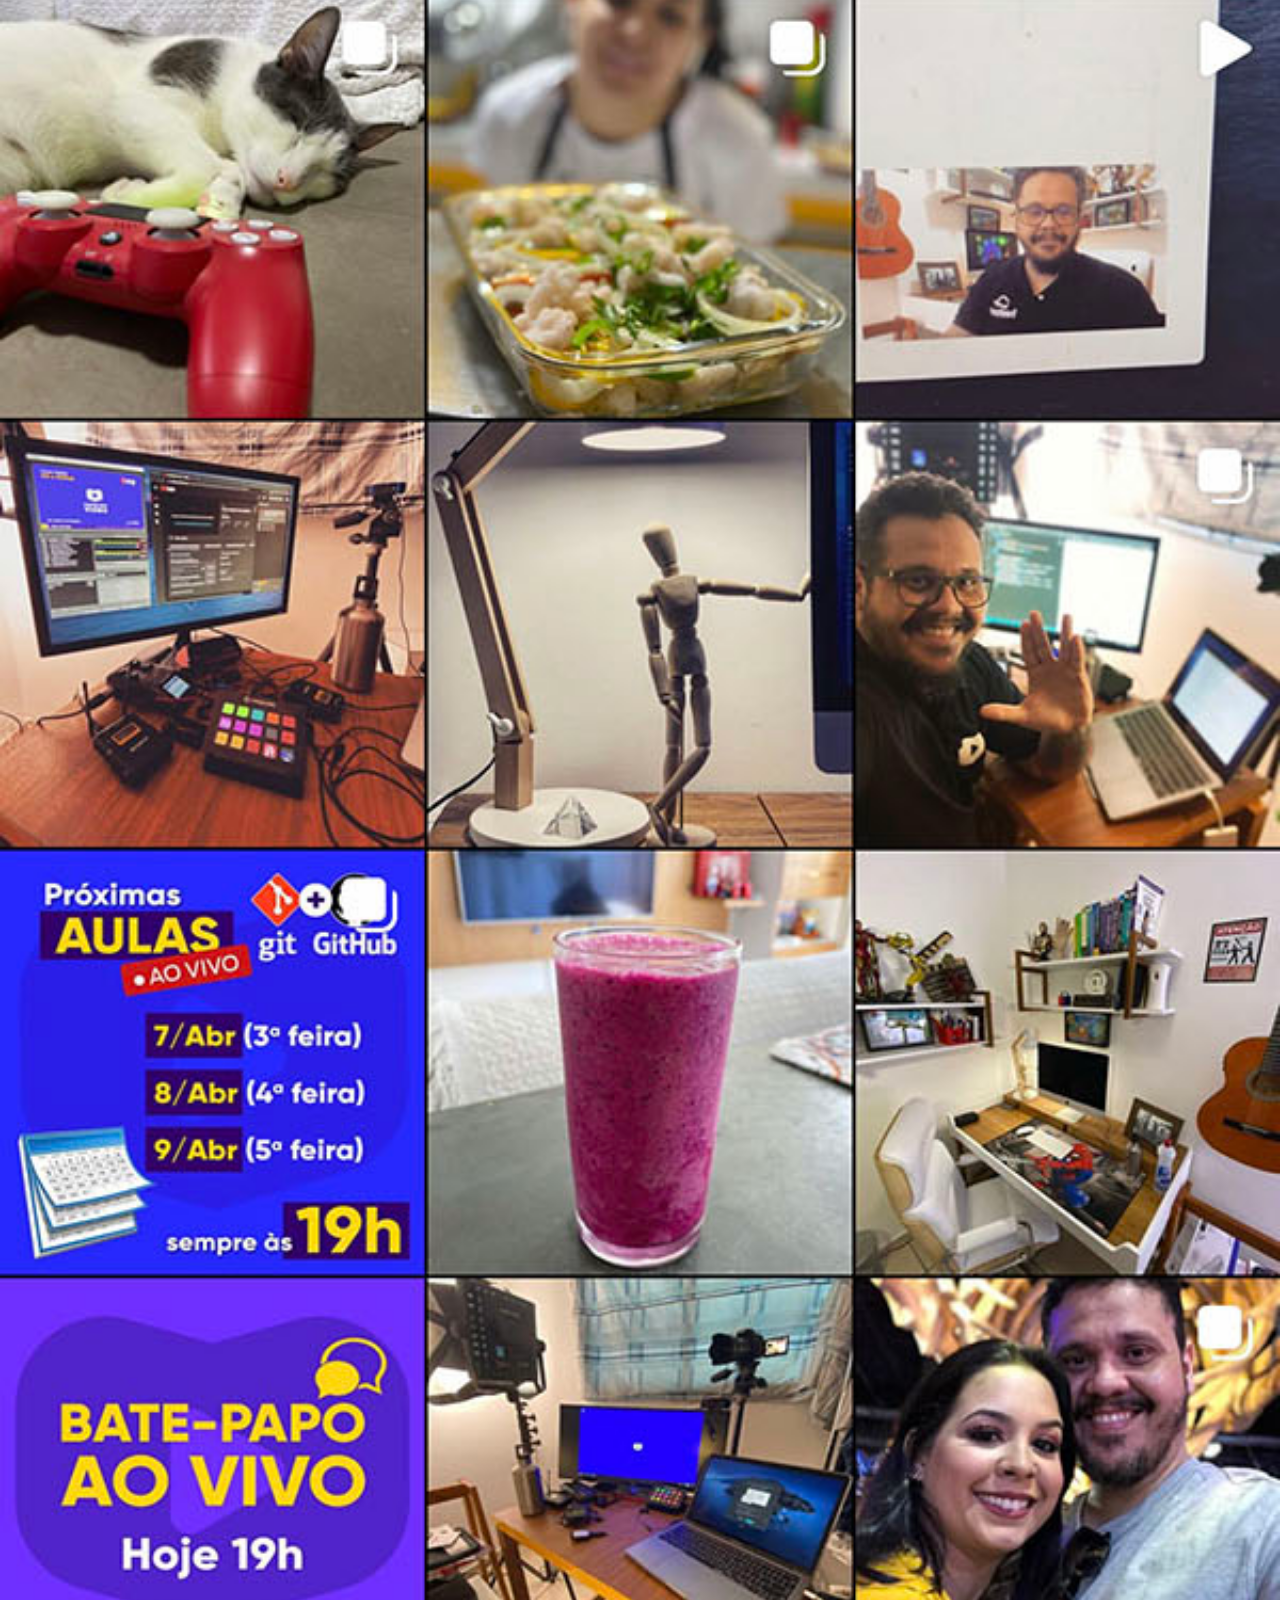
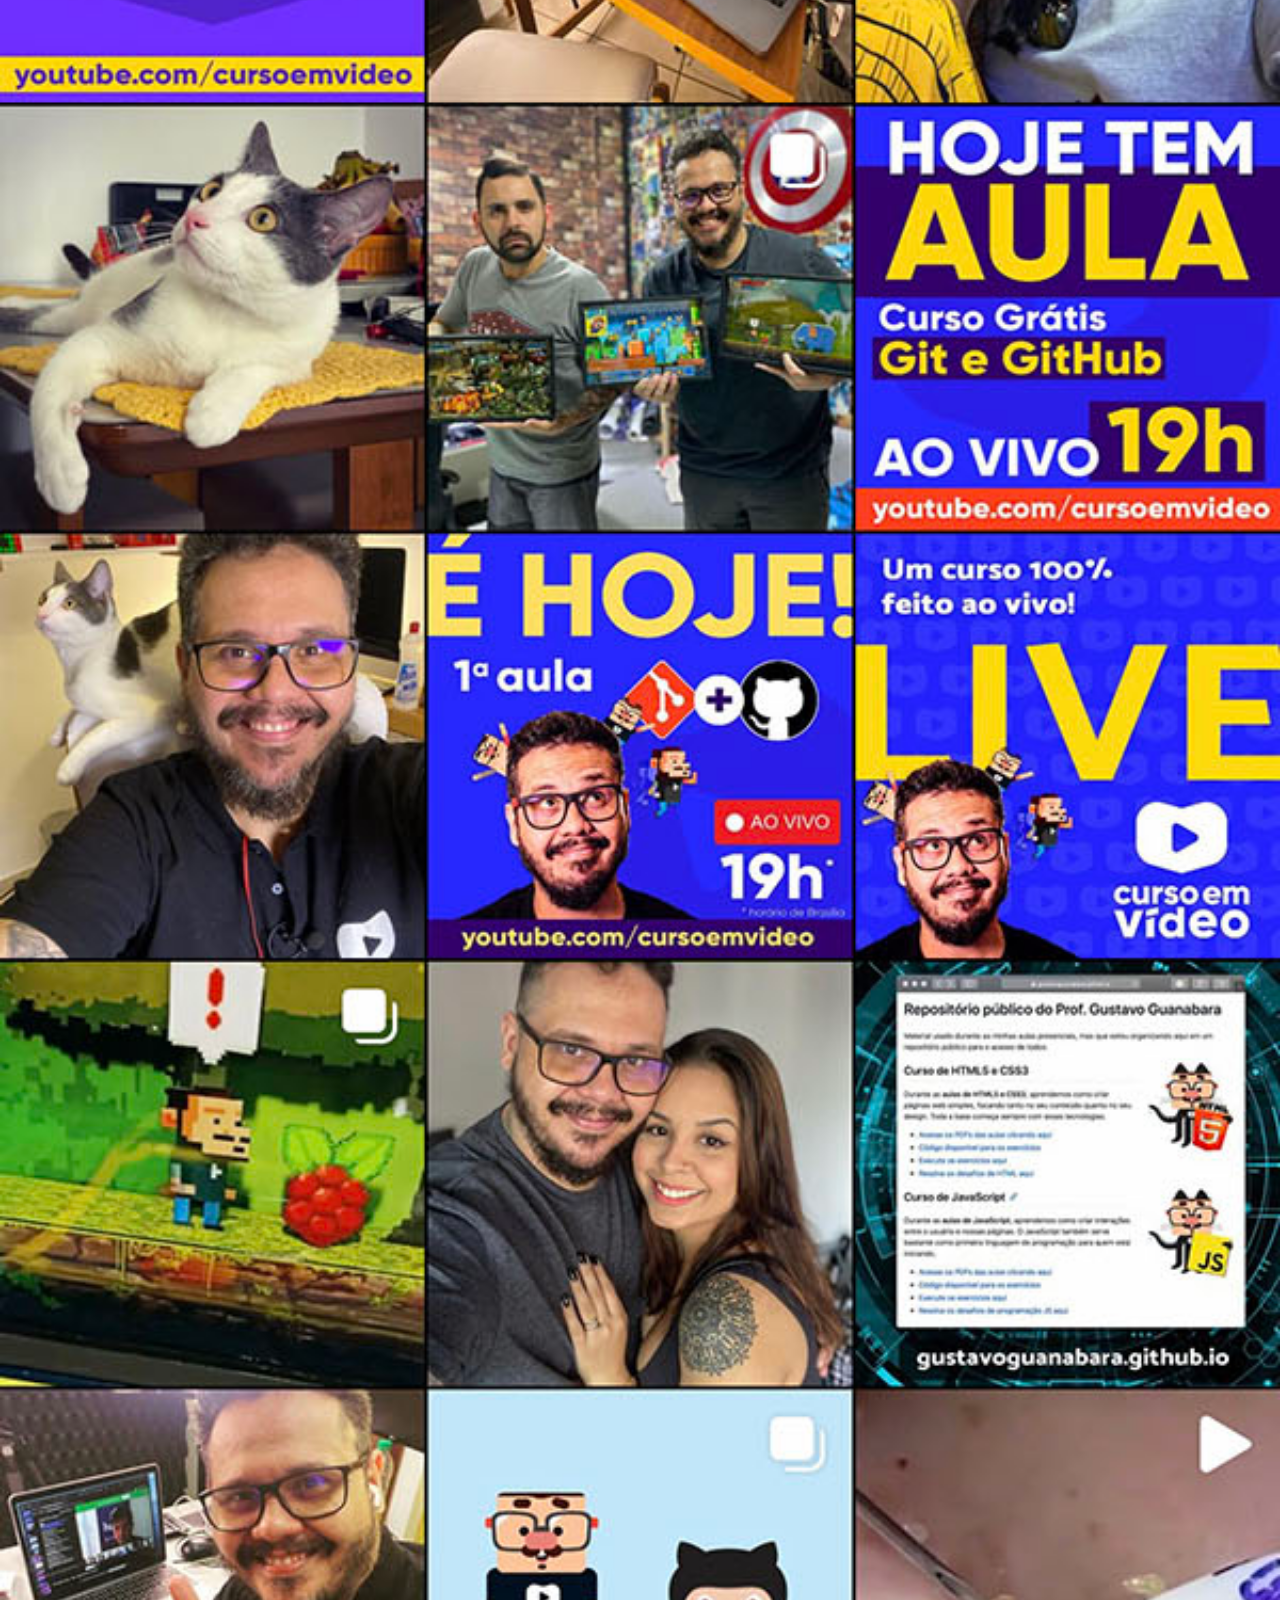
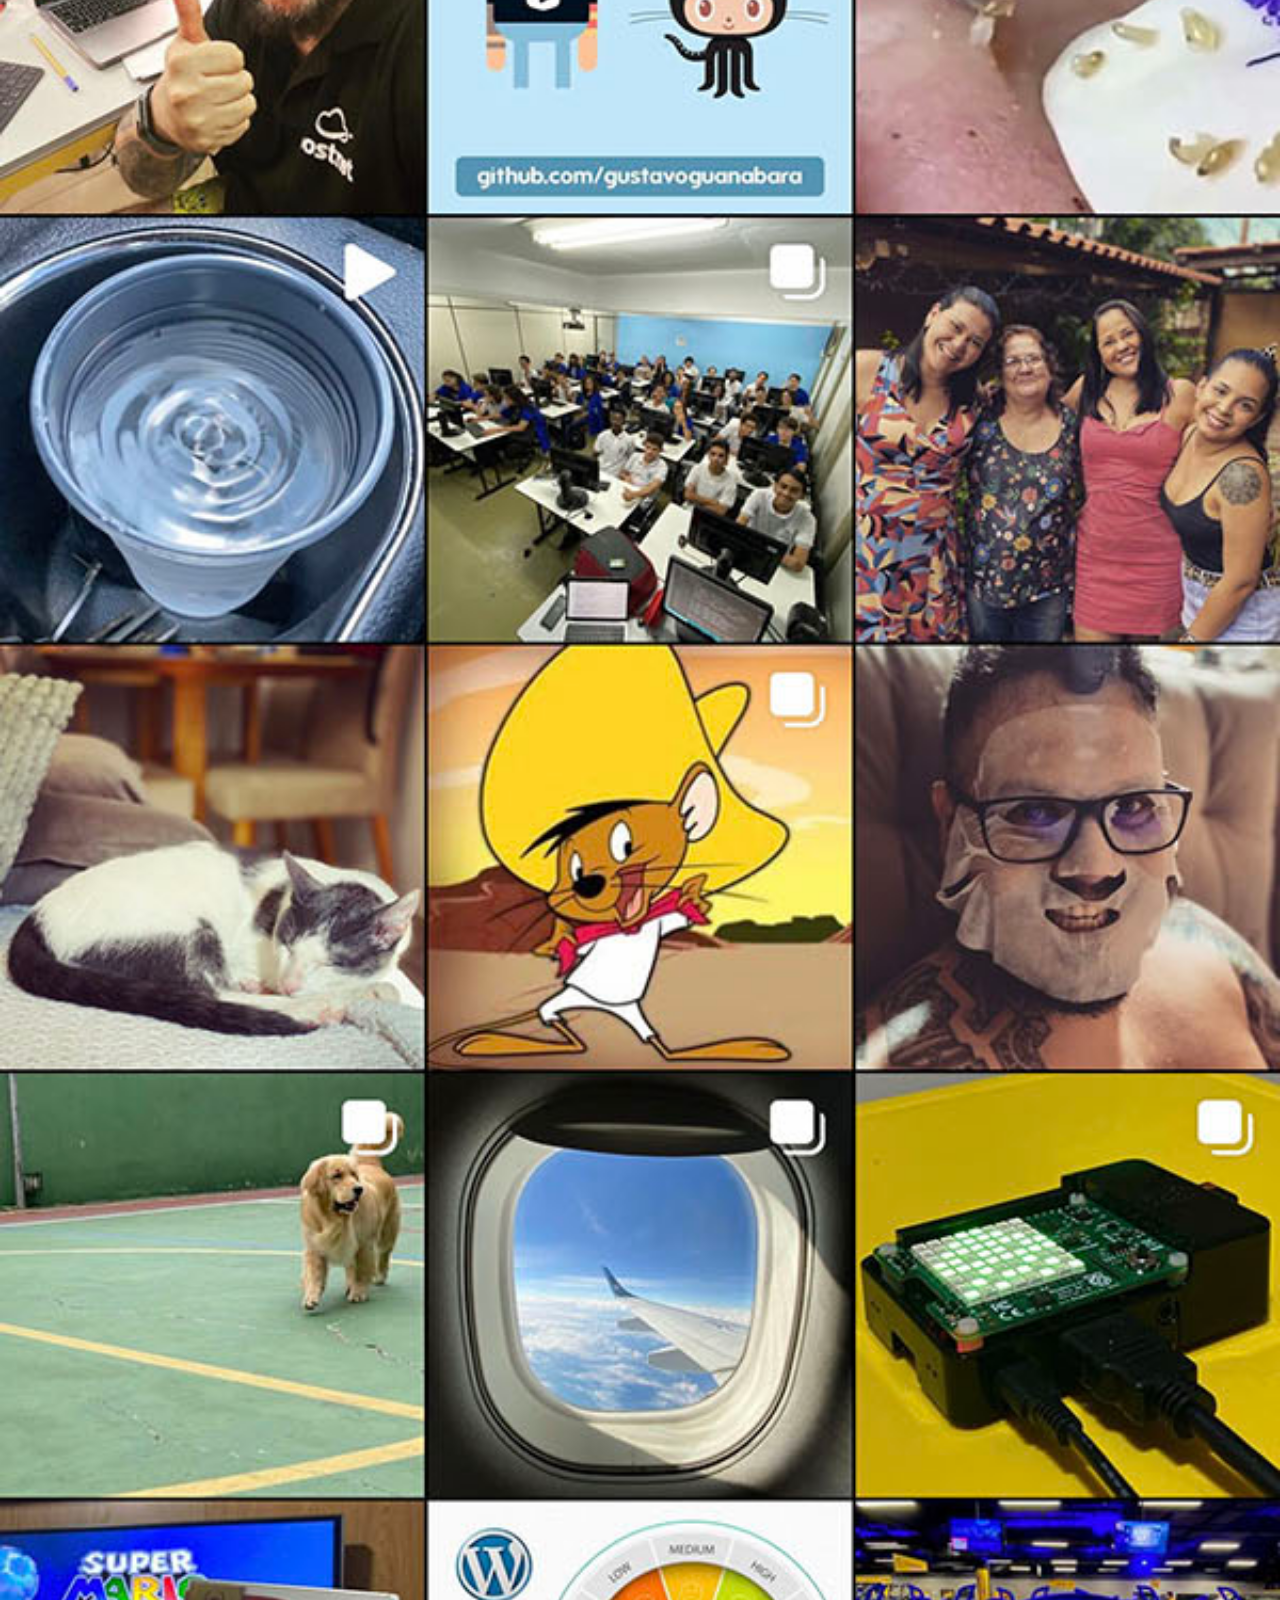
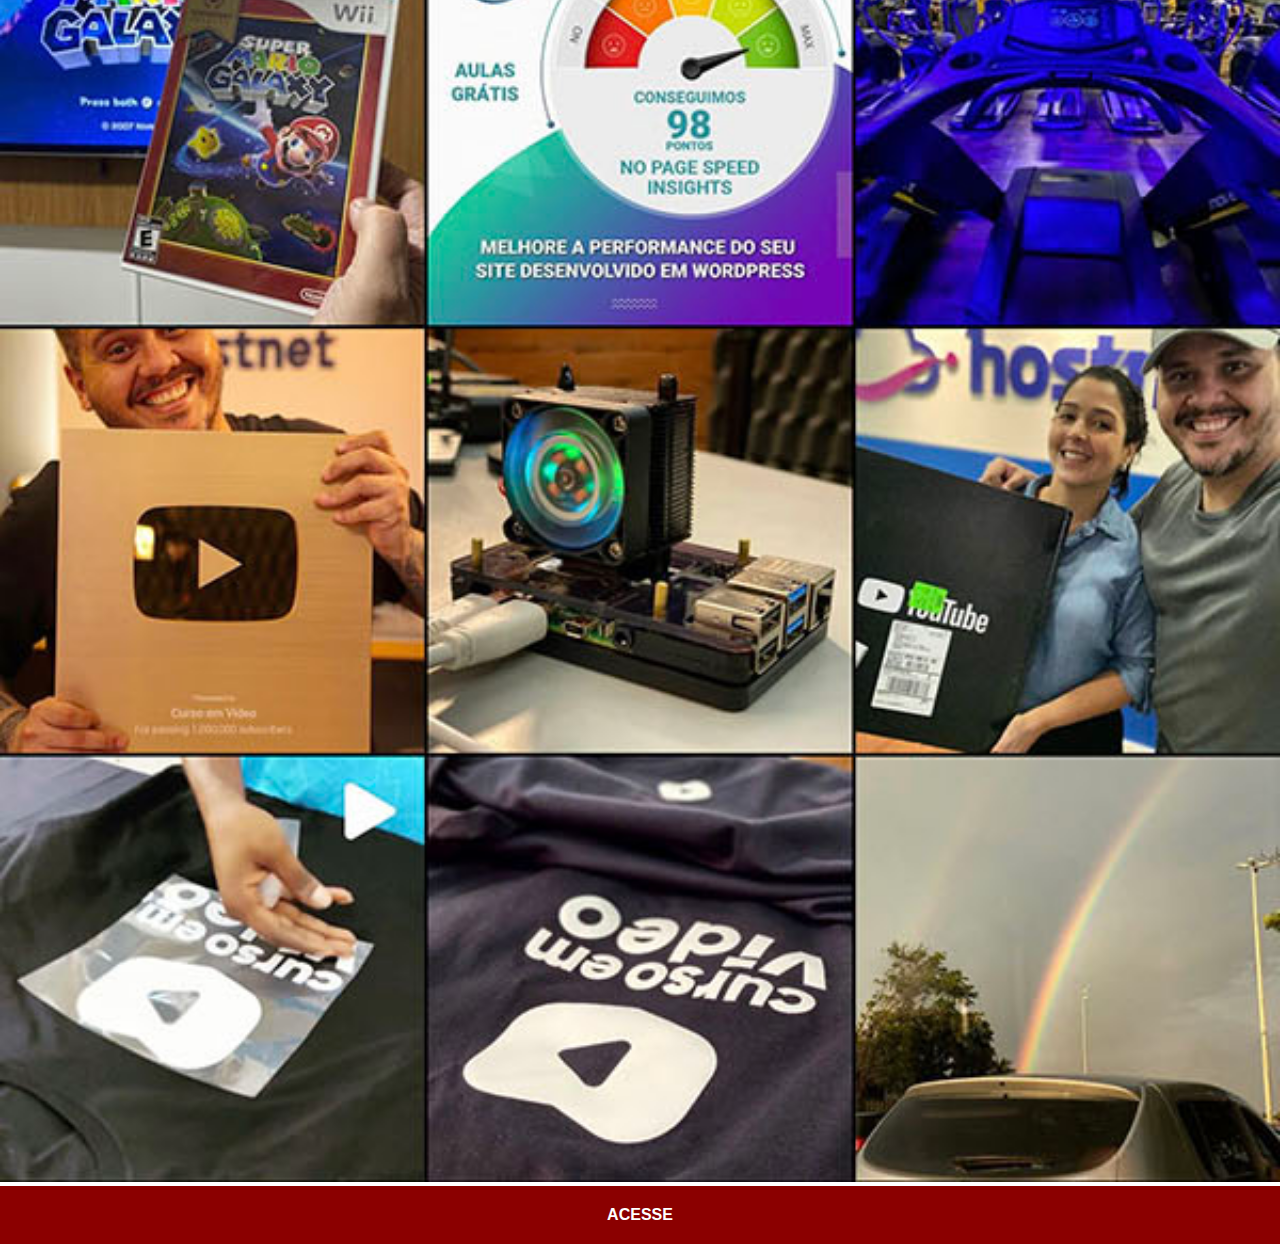
<file: paginas/instagram.html>
<!DOCTYPE html>
<html lang="pt-br">
<head>
    <meta charset="UTF-8">
    <meta name="viewport" content="width=device-width, initial-scale=1.0">
    <title>Instagram</title>
    <link rel="stylesheet" href="../estilos/style-pags.css">
</head>
<body>
    <img src="../imagens/tela-instagram.jpg" alt="GitHub">
    <a href="https://www.instagram.com/gustavoguanabara/" target="_blank" ref="external">ACESSE</a>
</body>
</html>
</file>
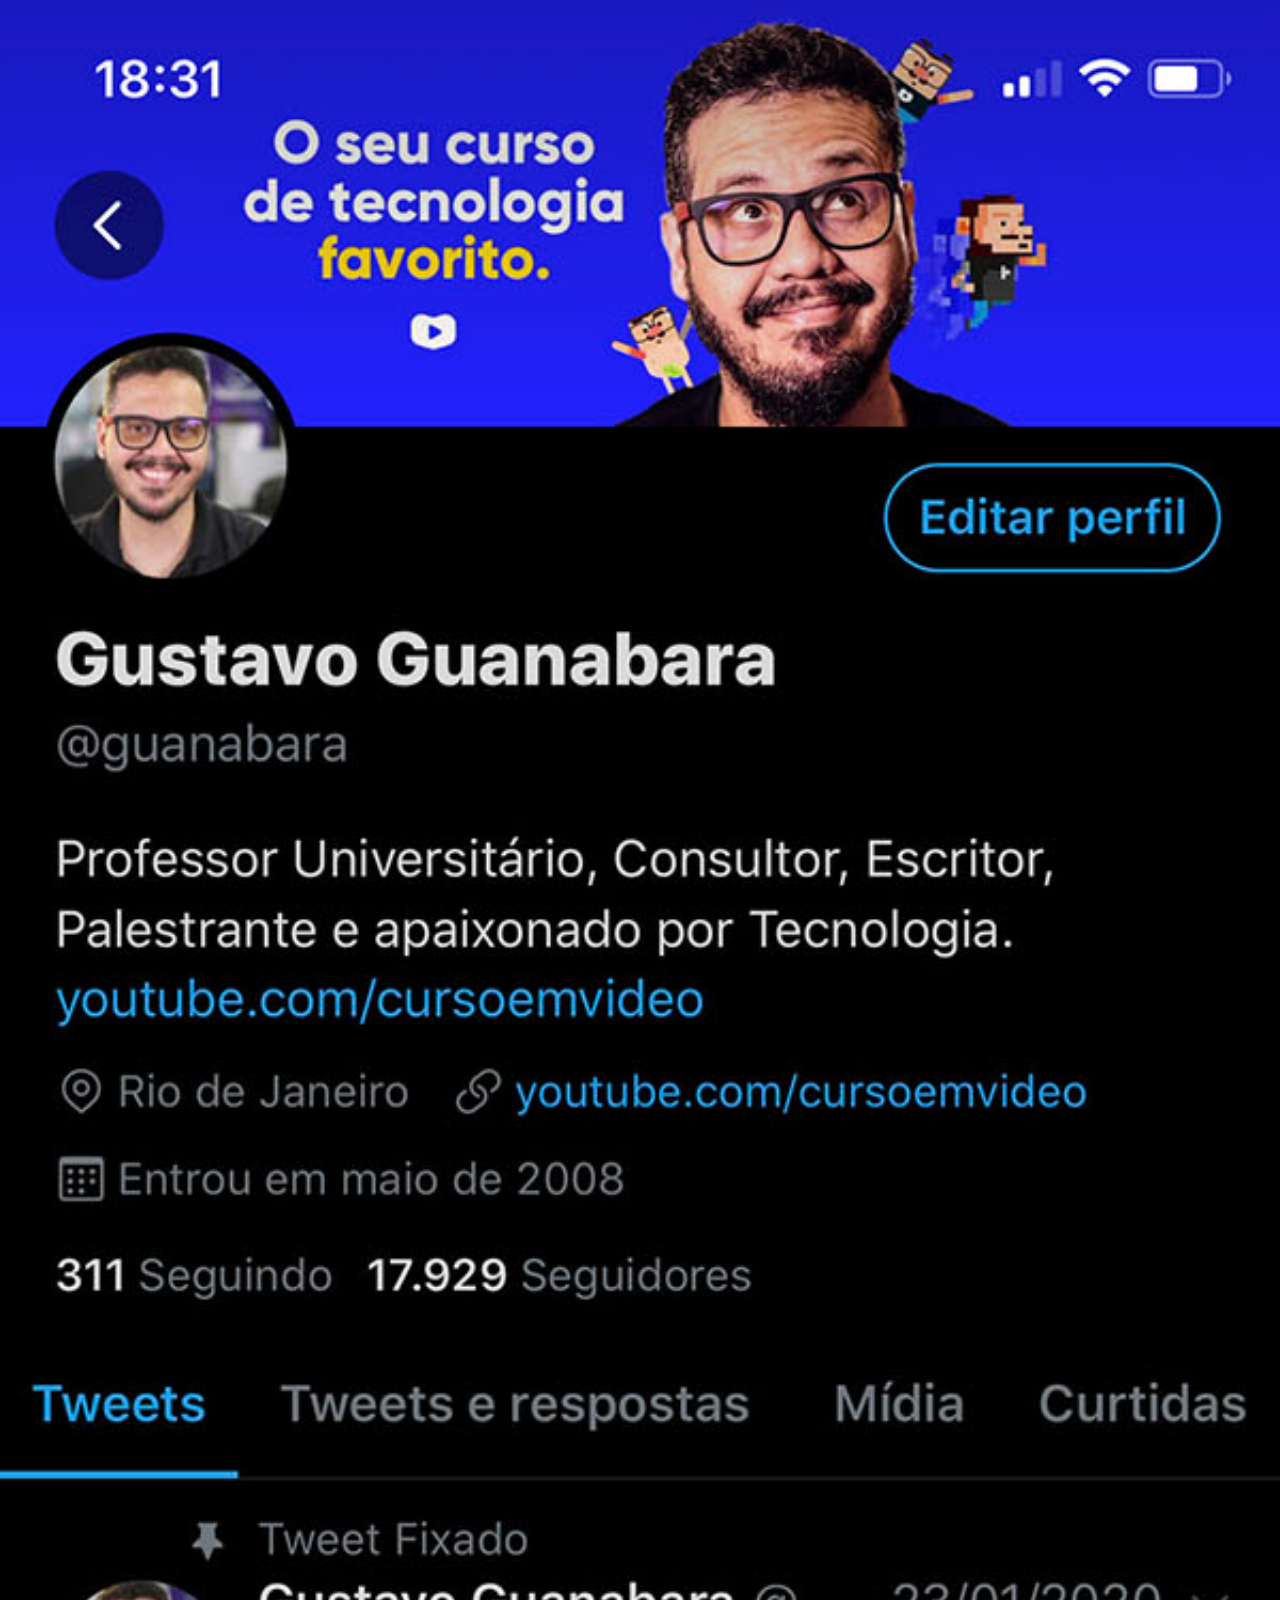
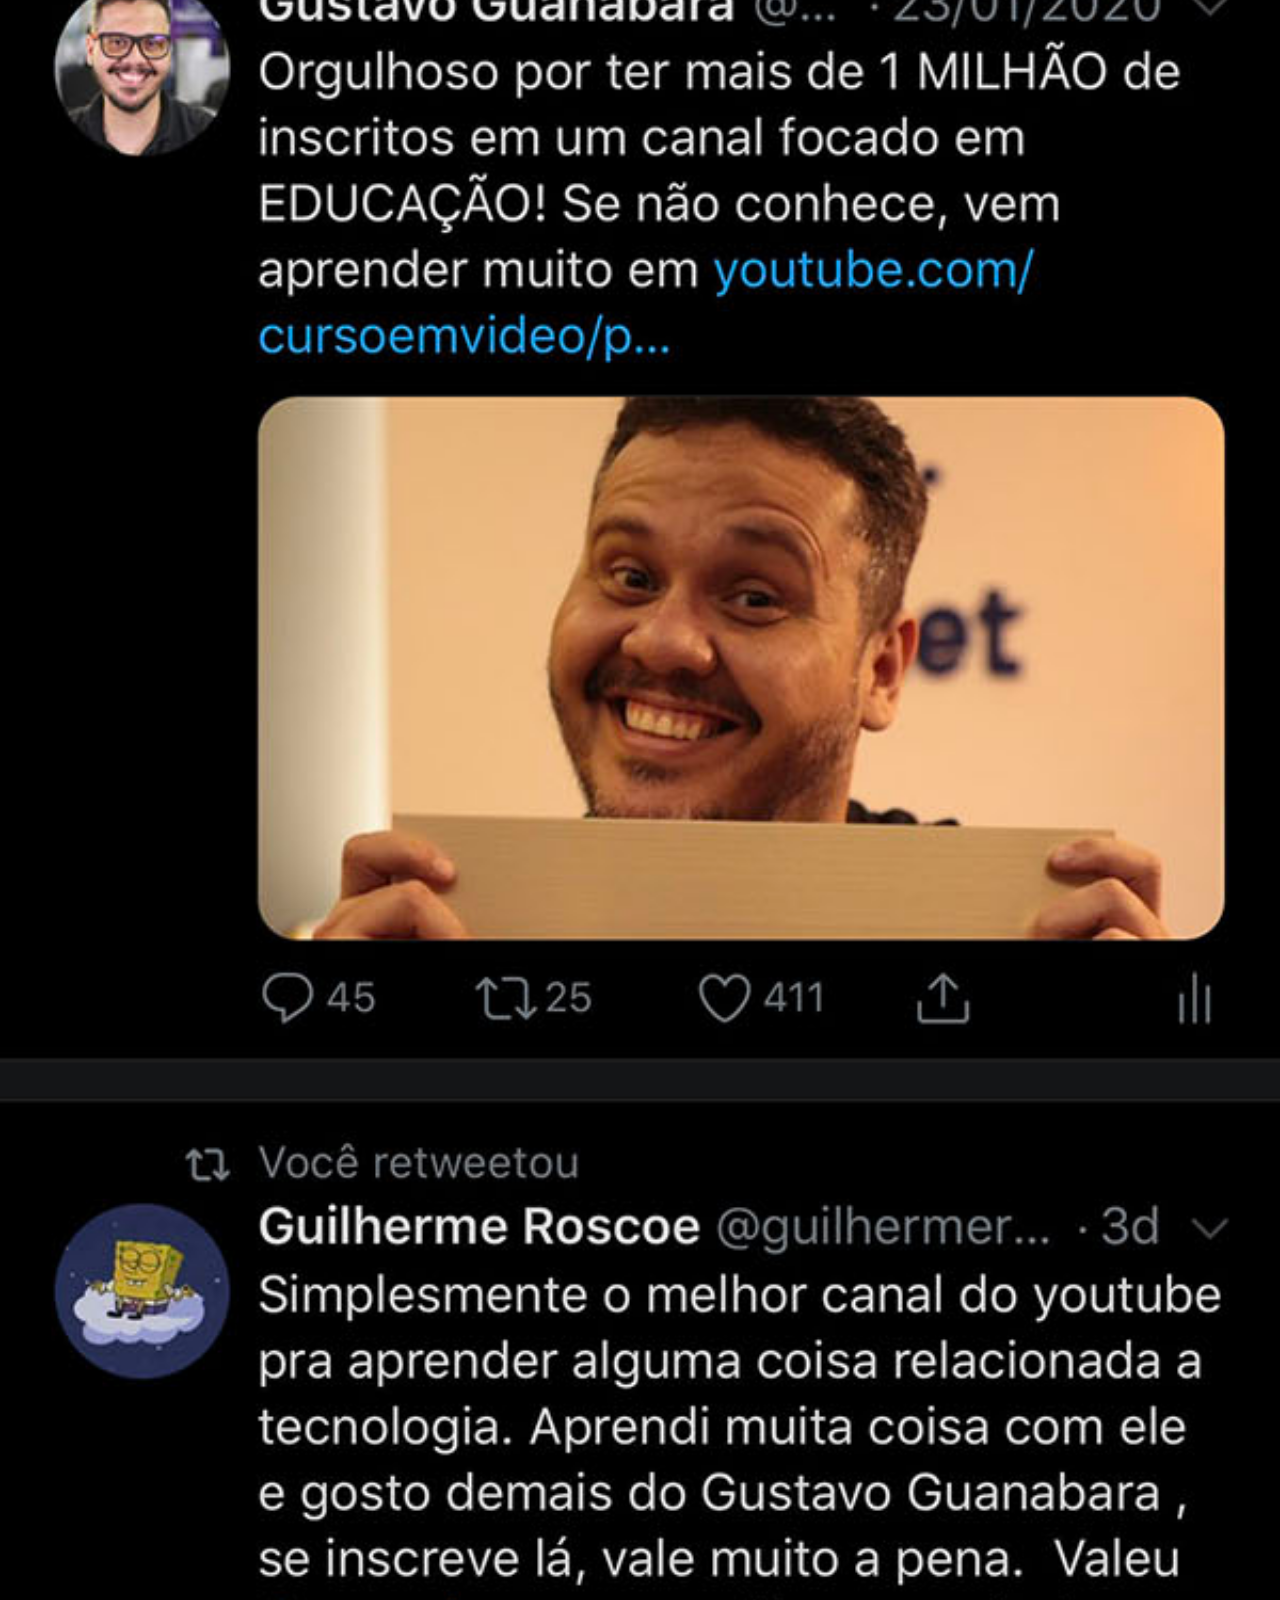
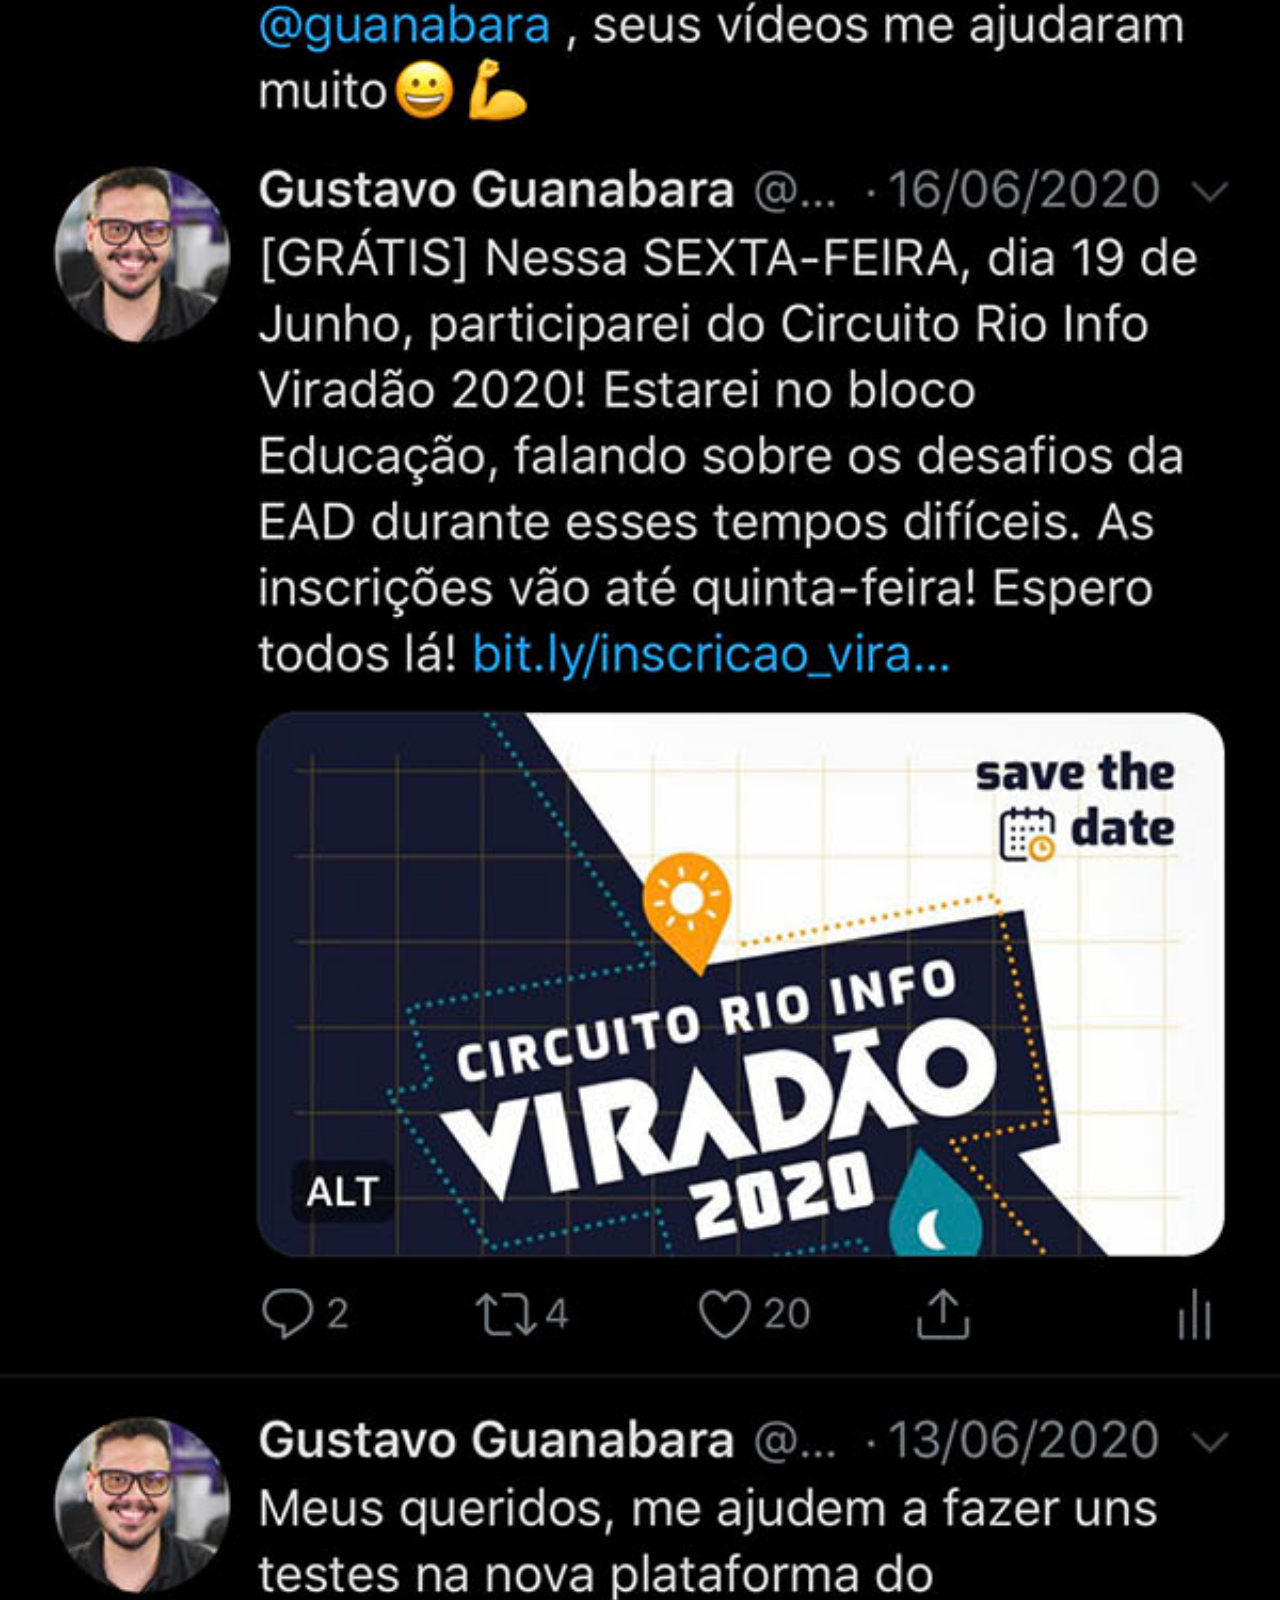
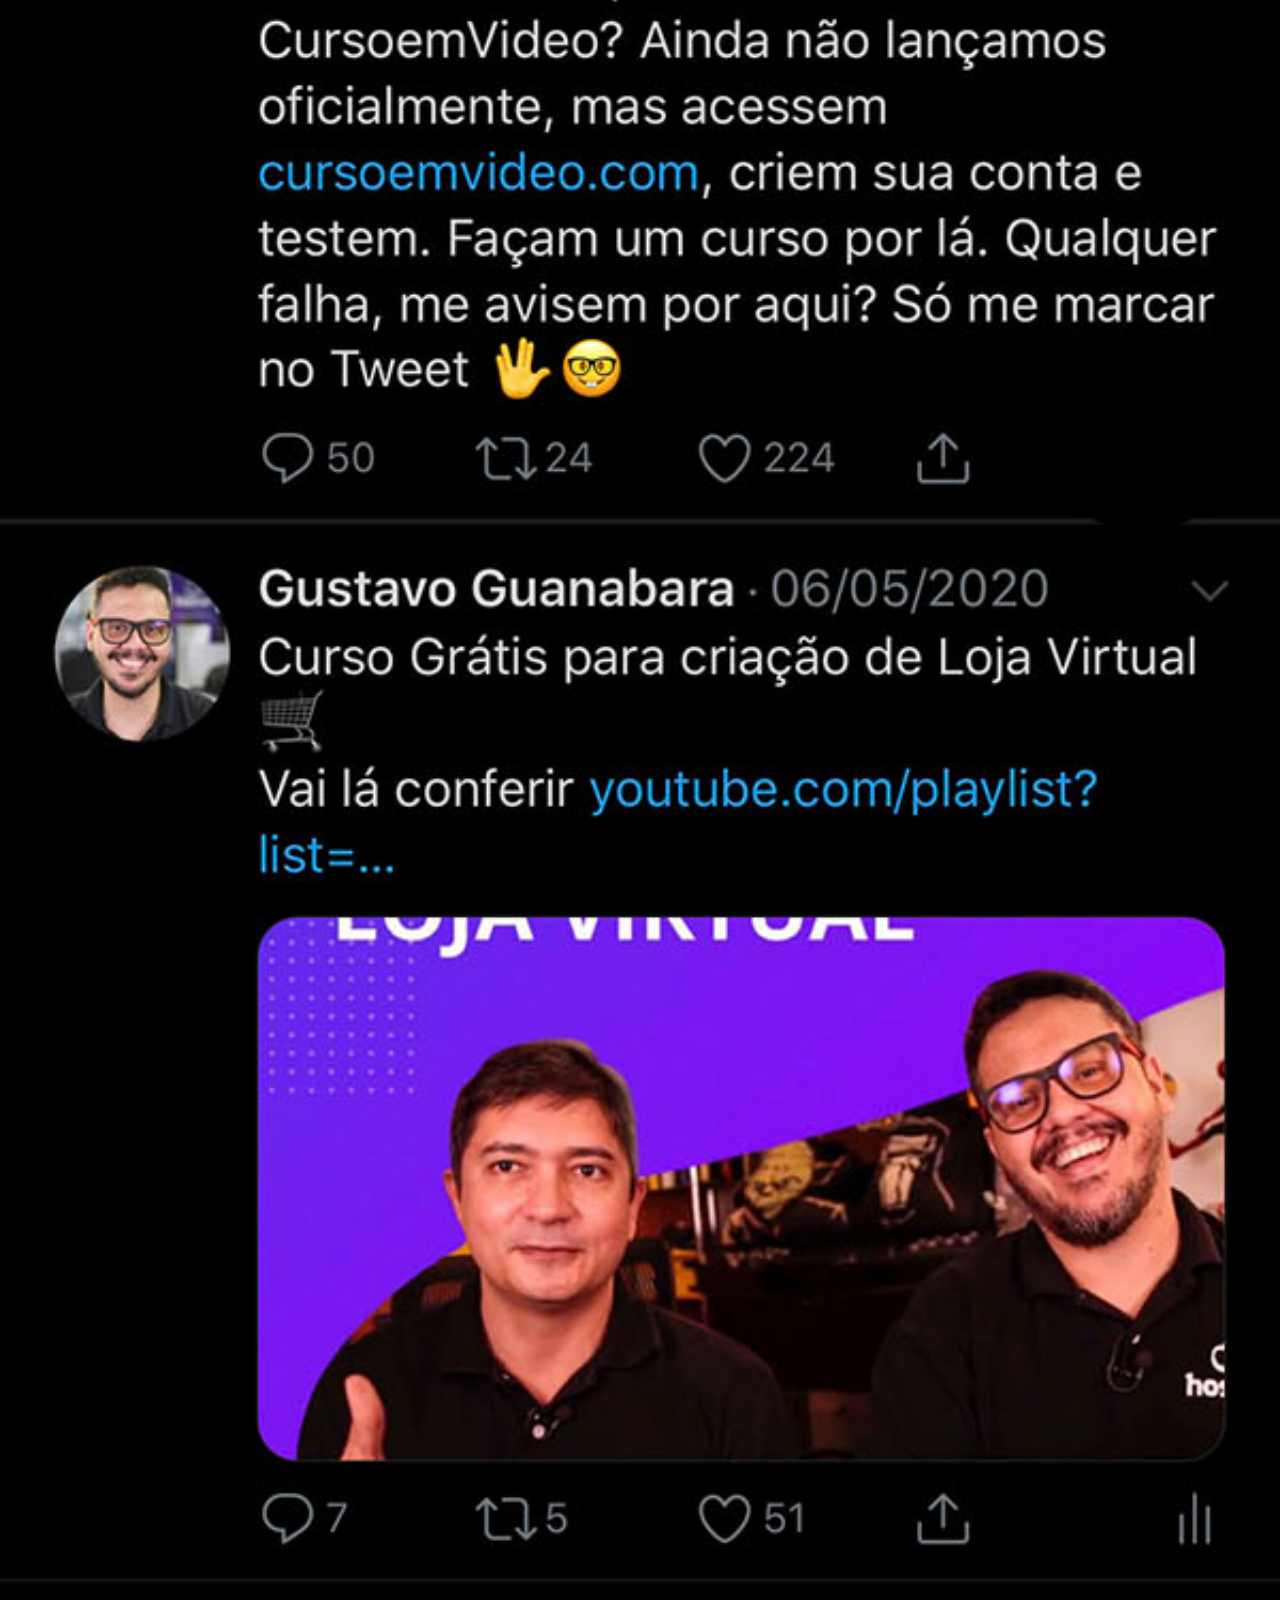
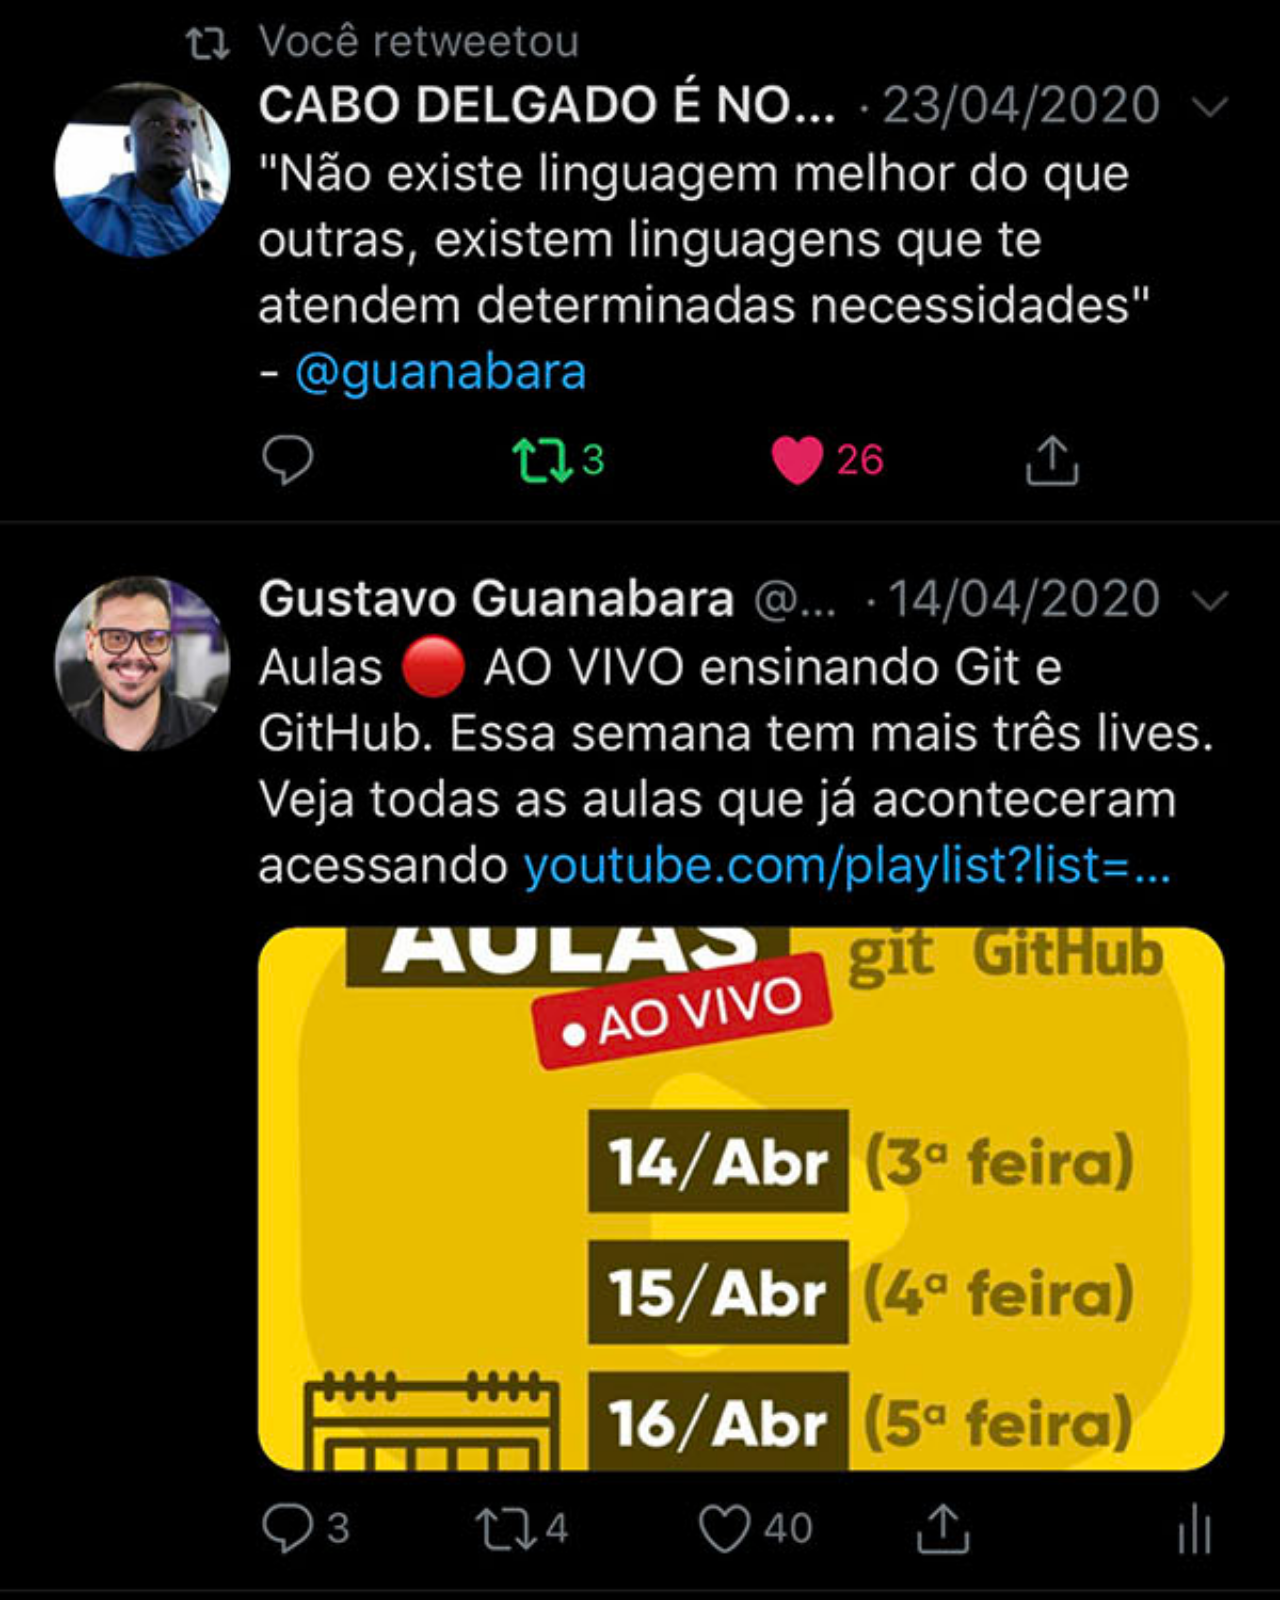
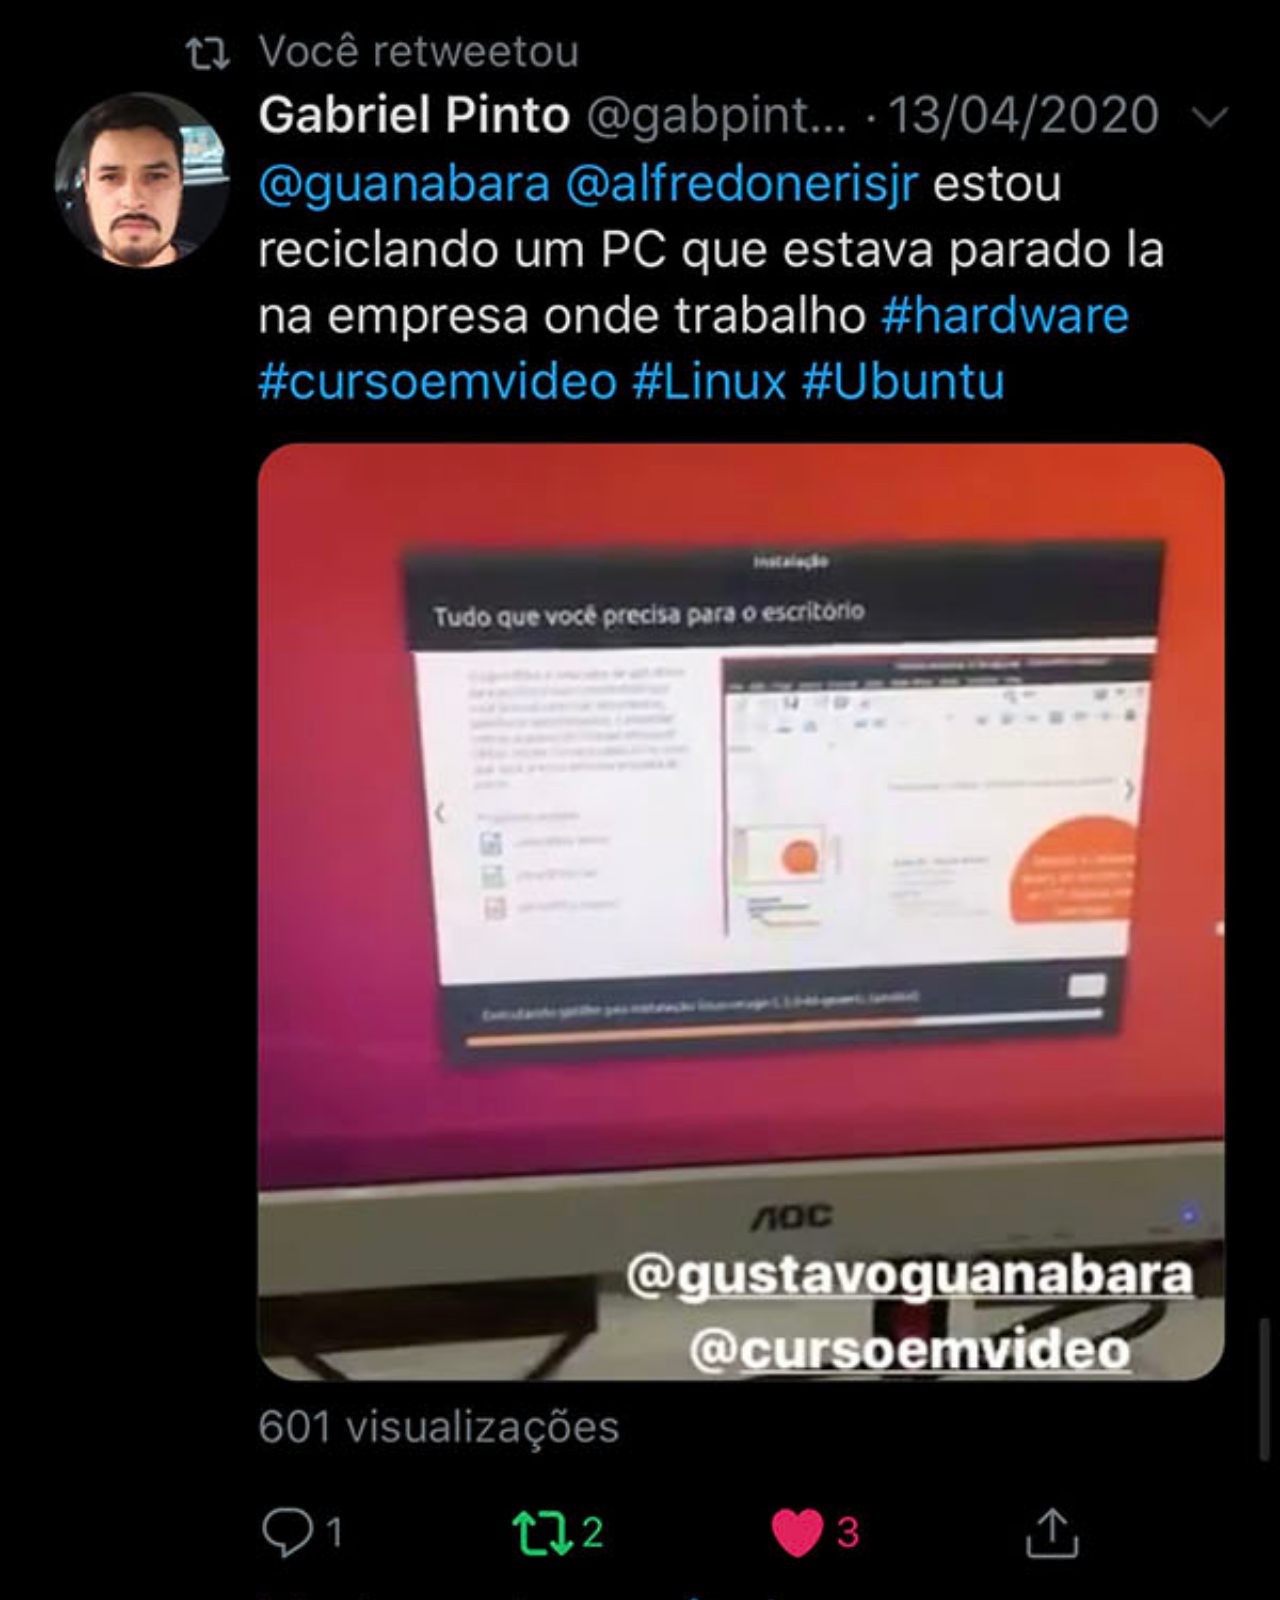
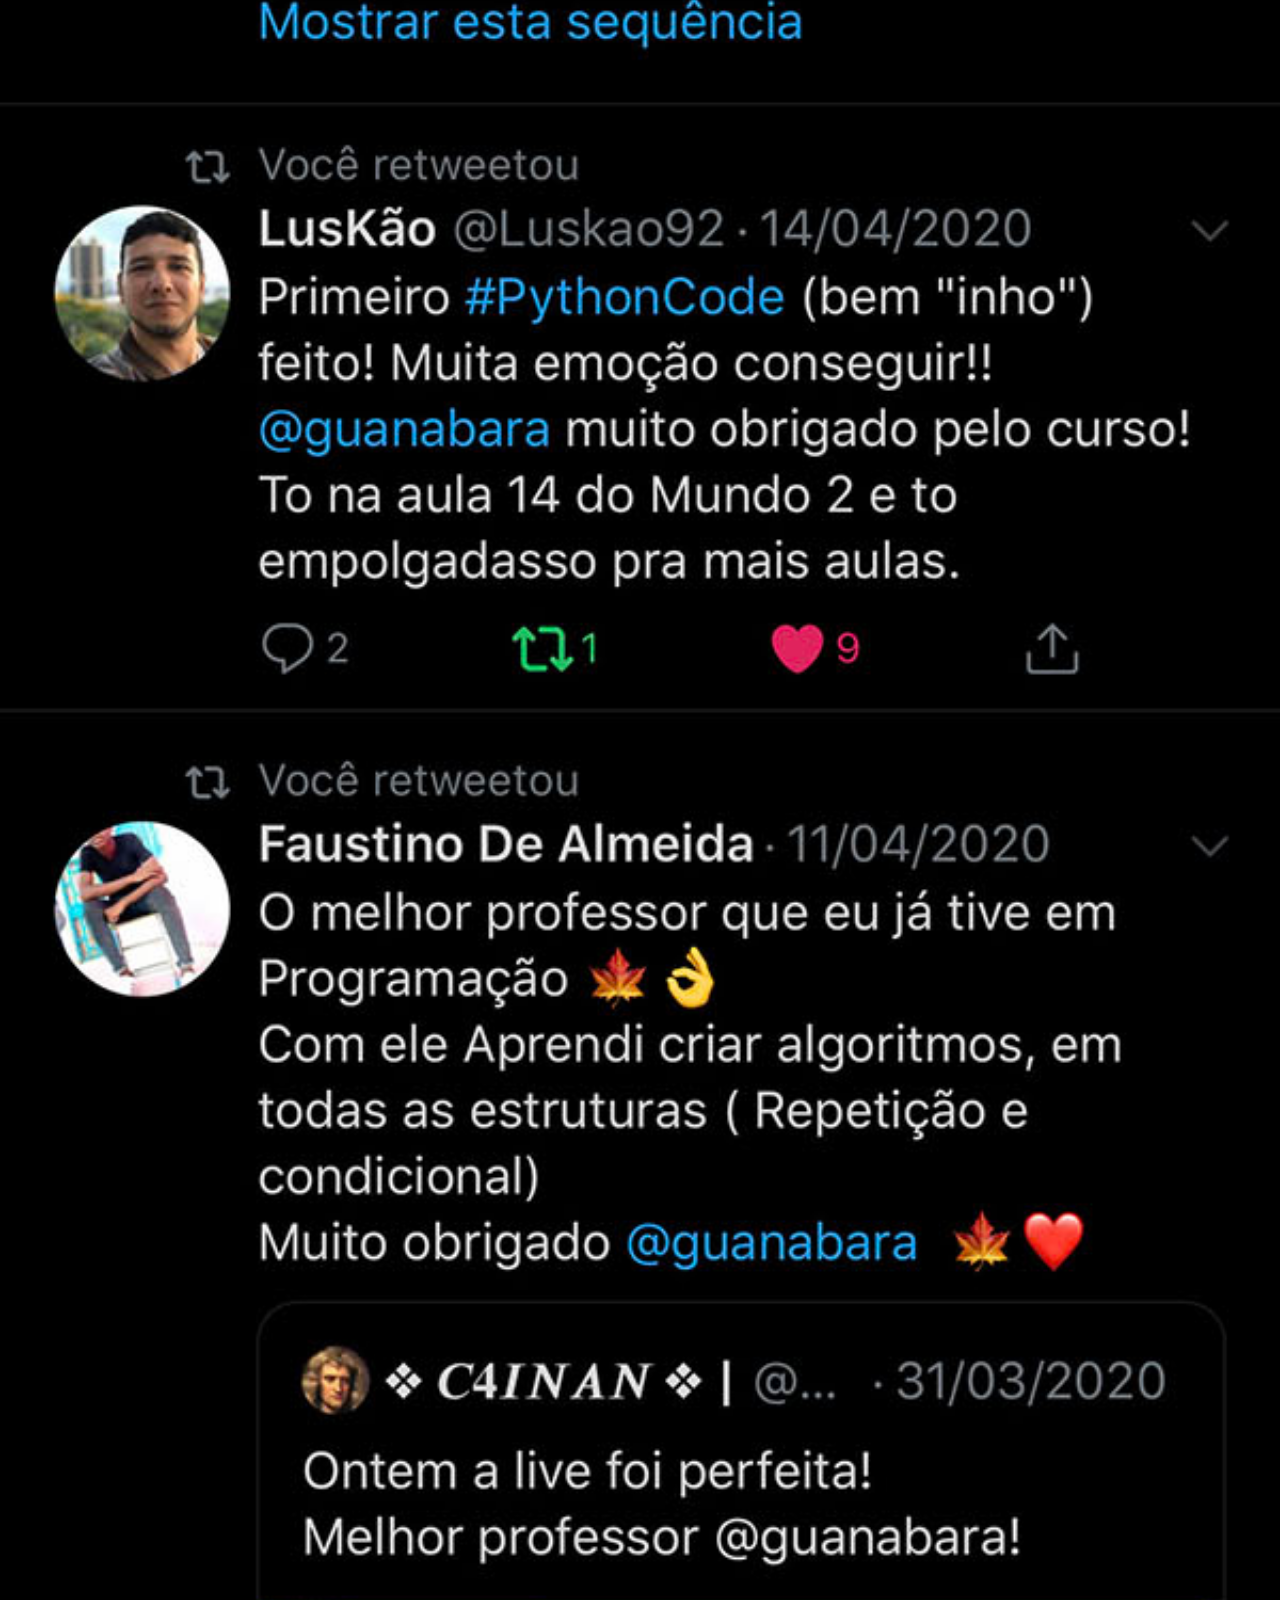
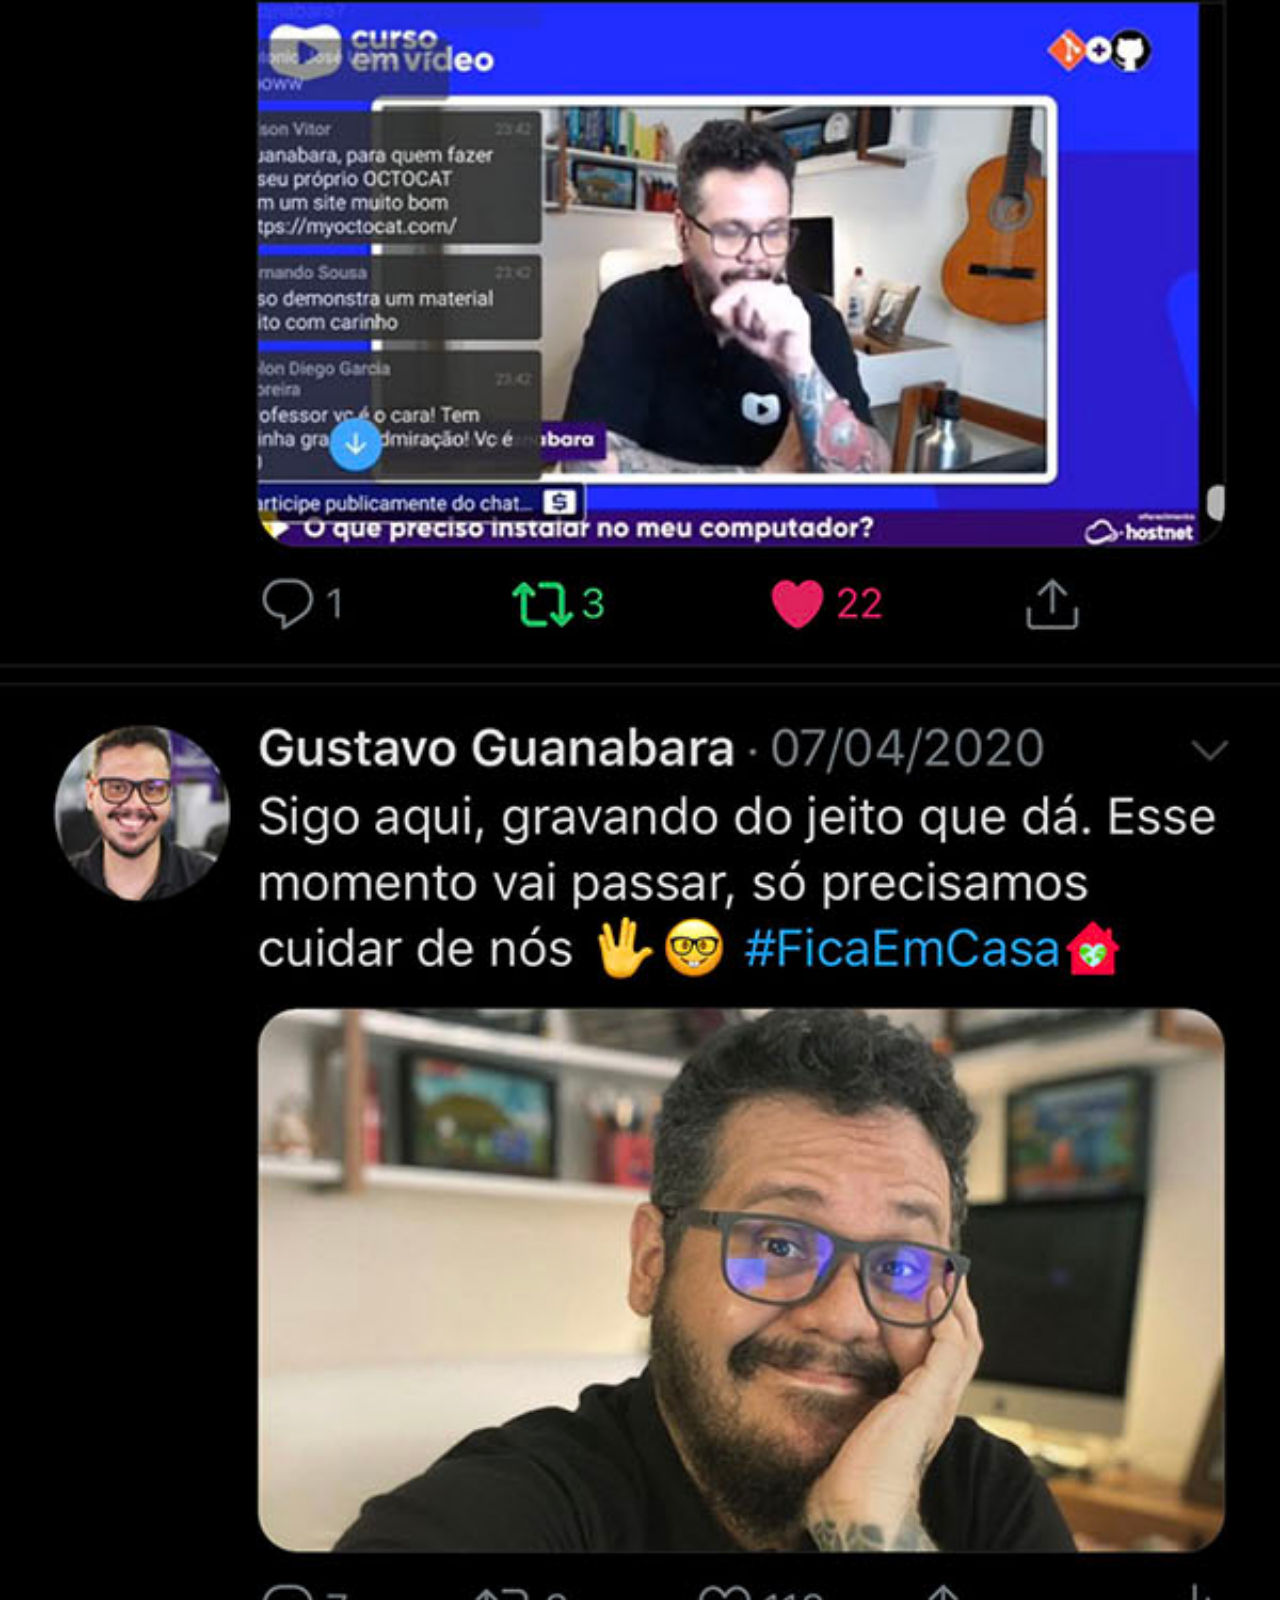
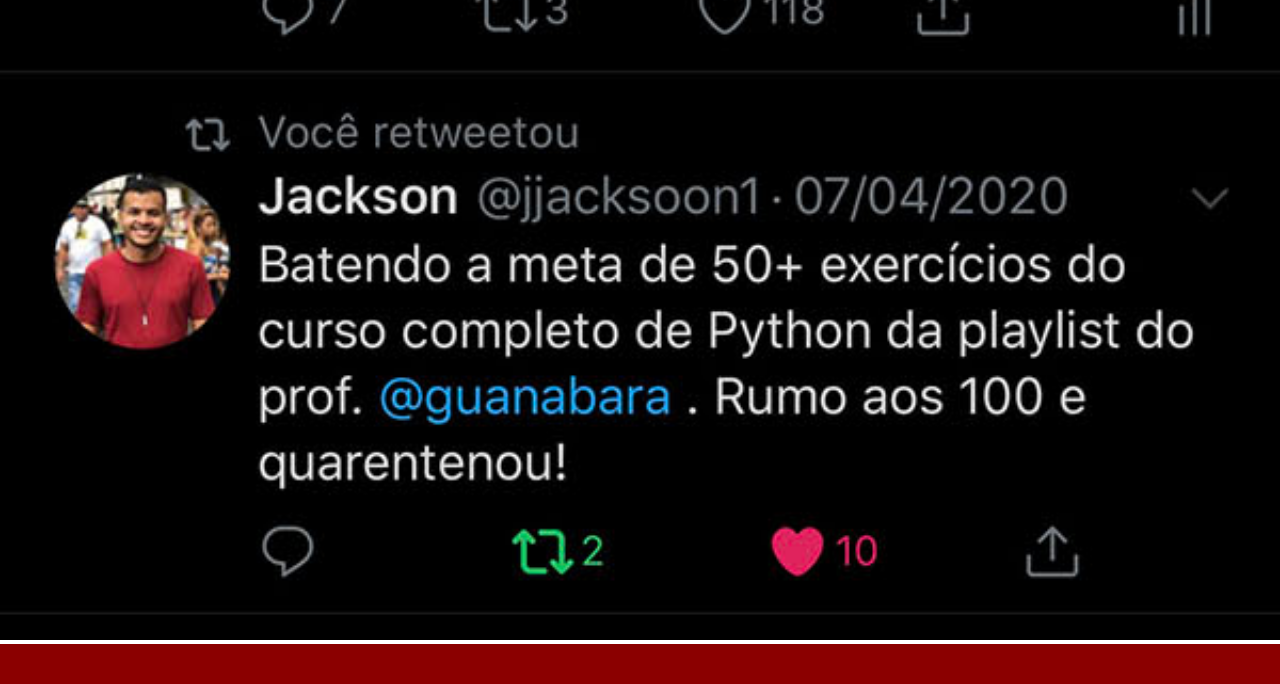
<file: paginas/Twitter.html>
<!DOCTYPE html>
<html lang="pt-br">
<head>
    <meta charset="UTF-8">
    <meta name="viewport" content="width=device-width, initial-scale=1.0">
    <title>Twitter</title>
    <link rel="stylesheet" href="../estilos/style-pags.css">
</head>
<body>
    <img src="../imagens/tela-twitter.jpg" alt="Twitter">
    <a href="https://x.com/guanabara"></a>
</body>
</html>
</file>
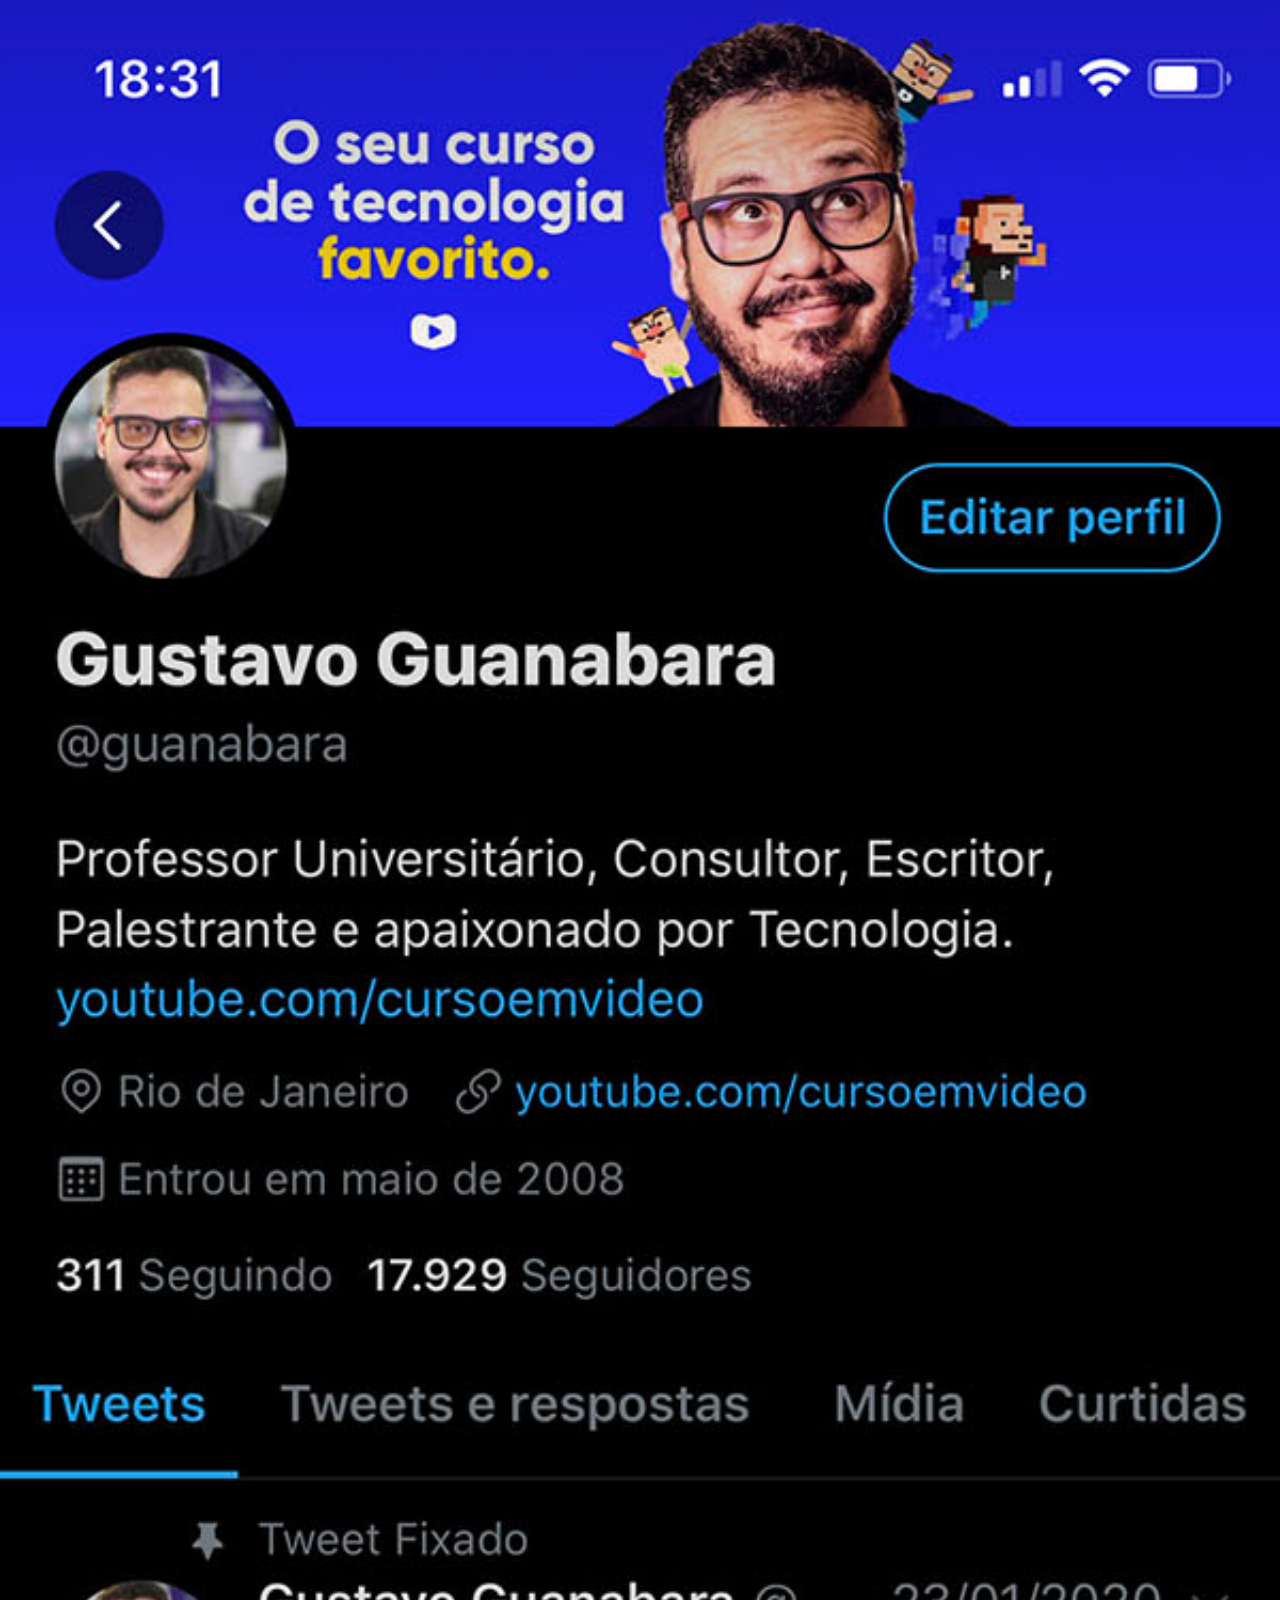
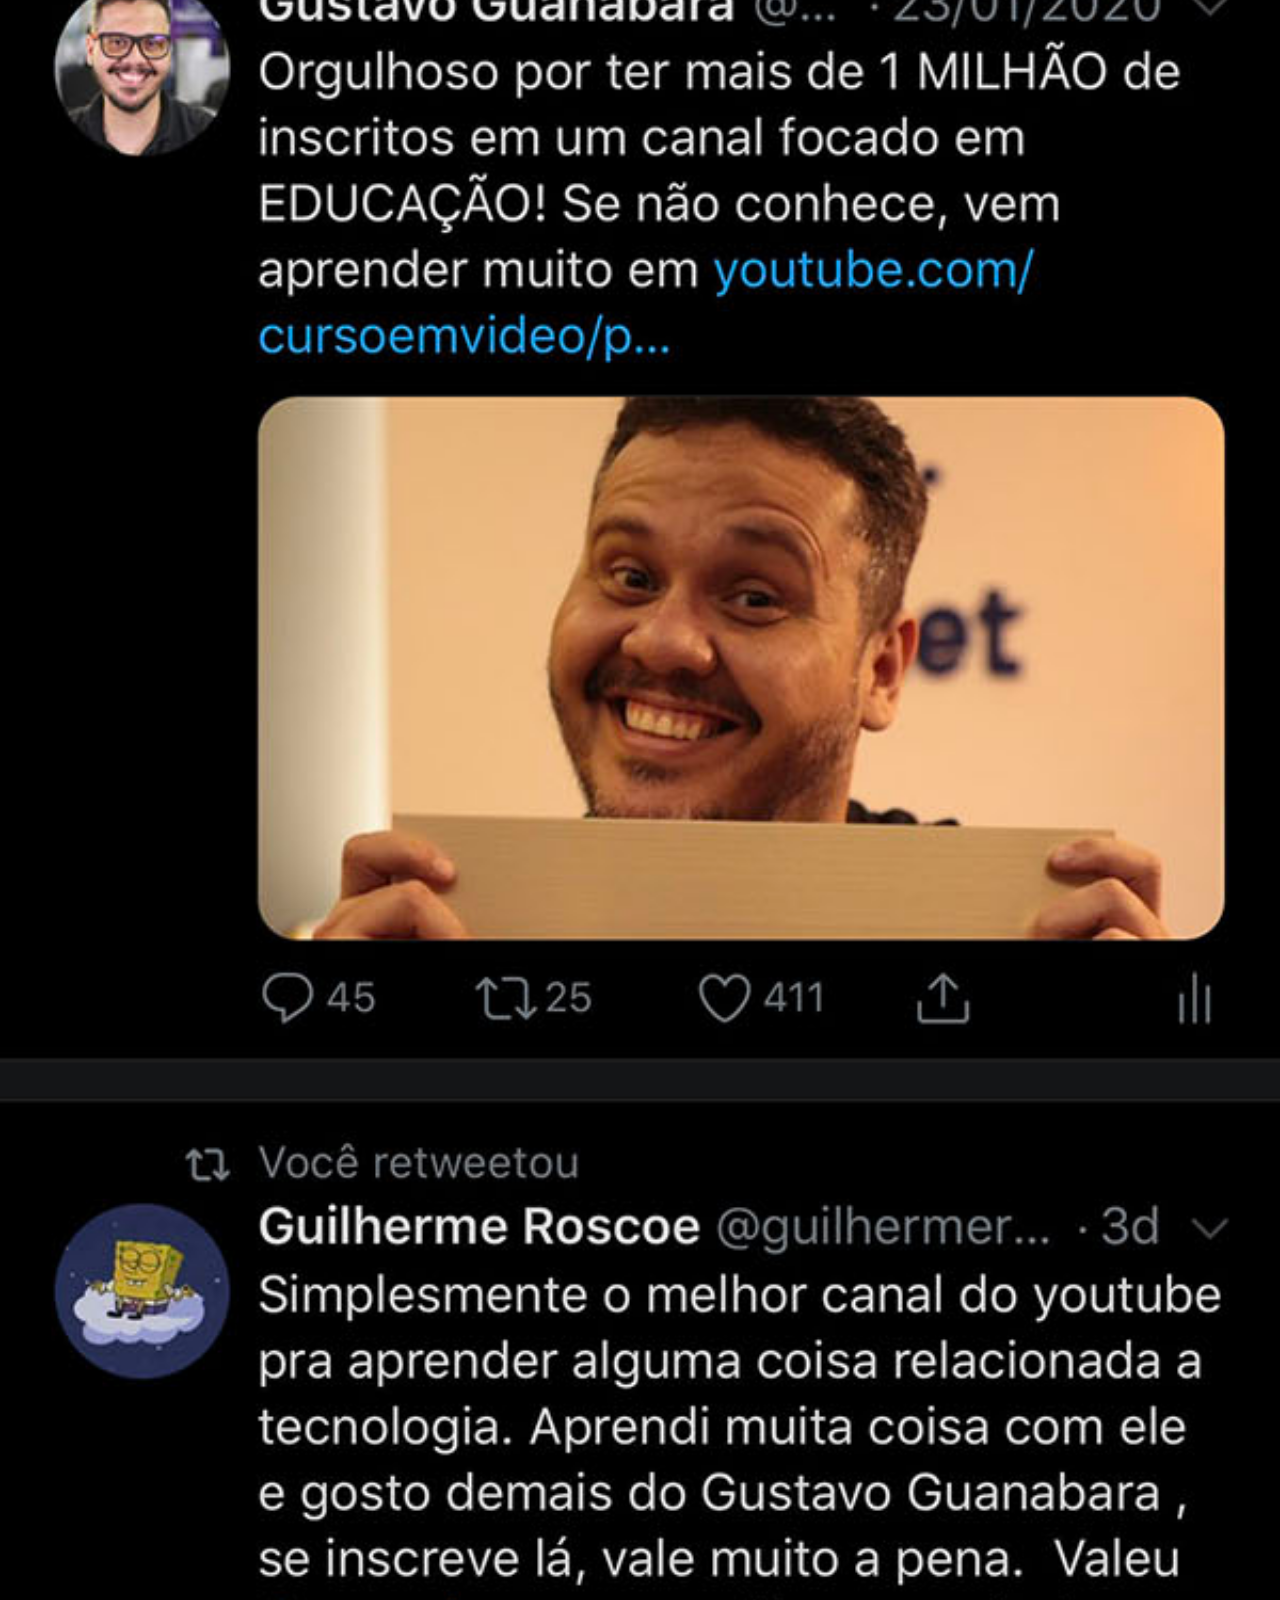
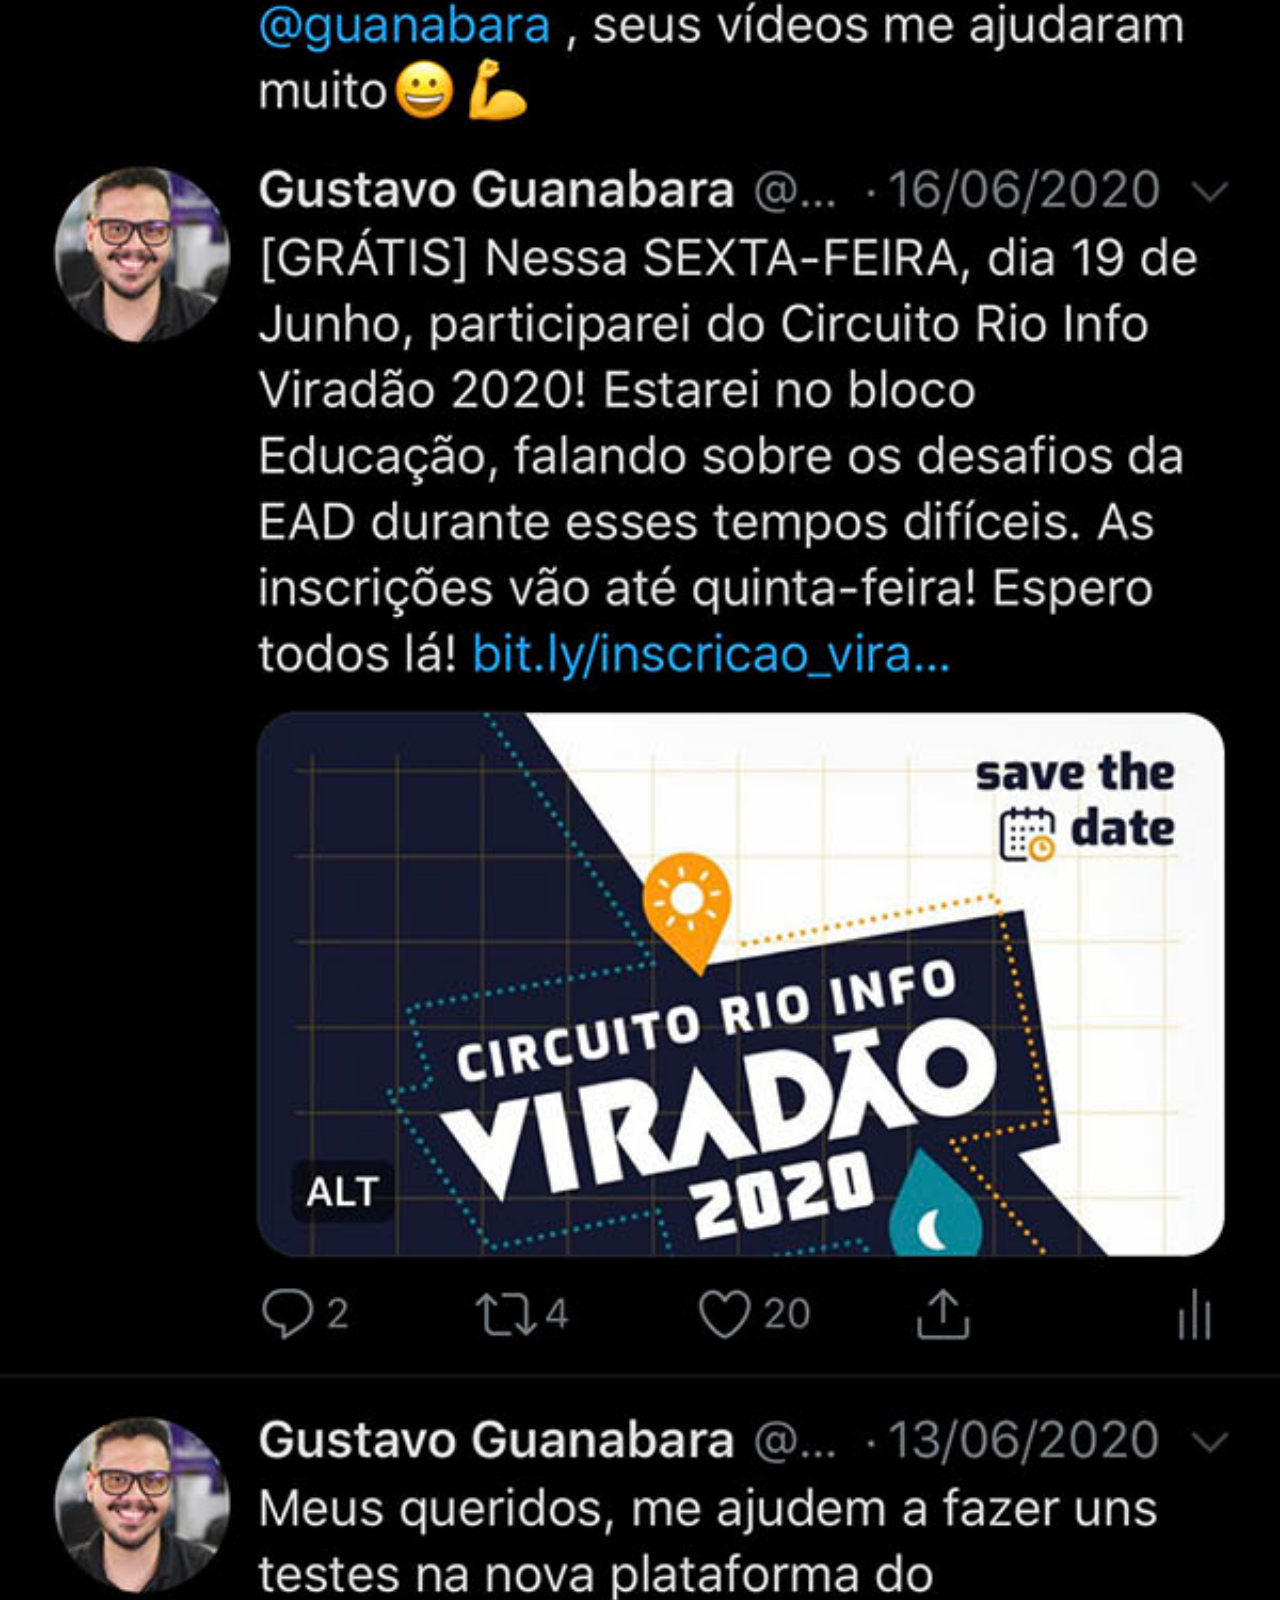
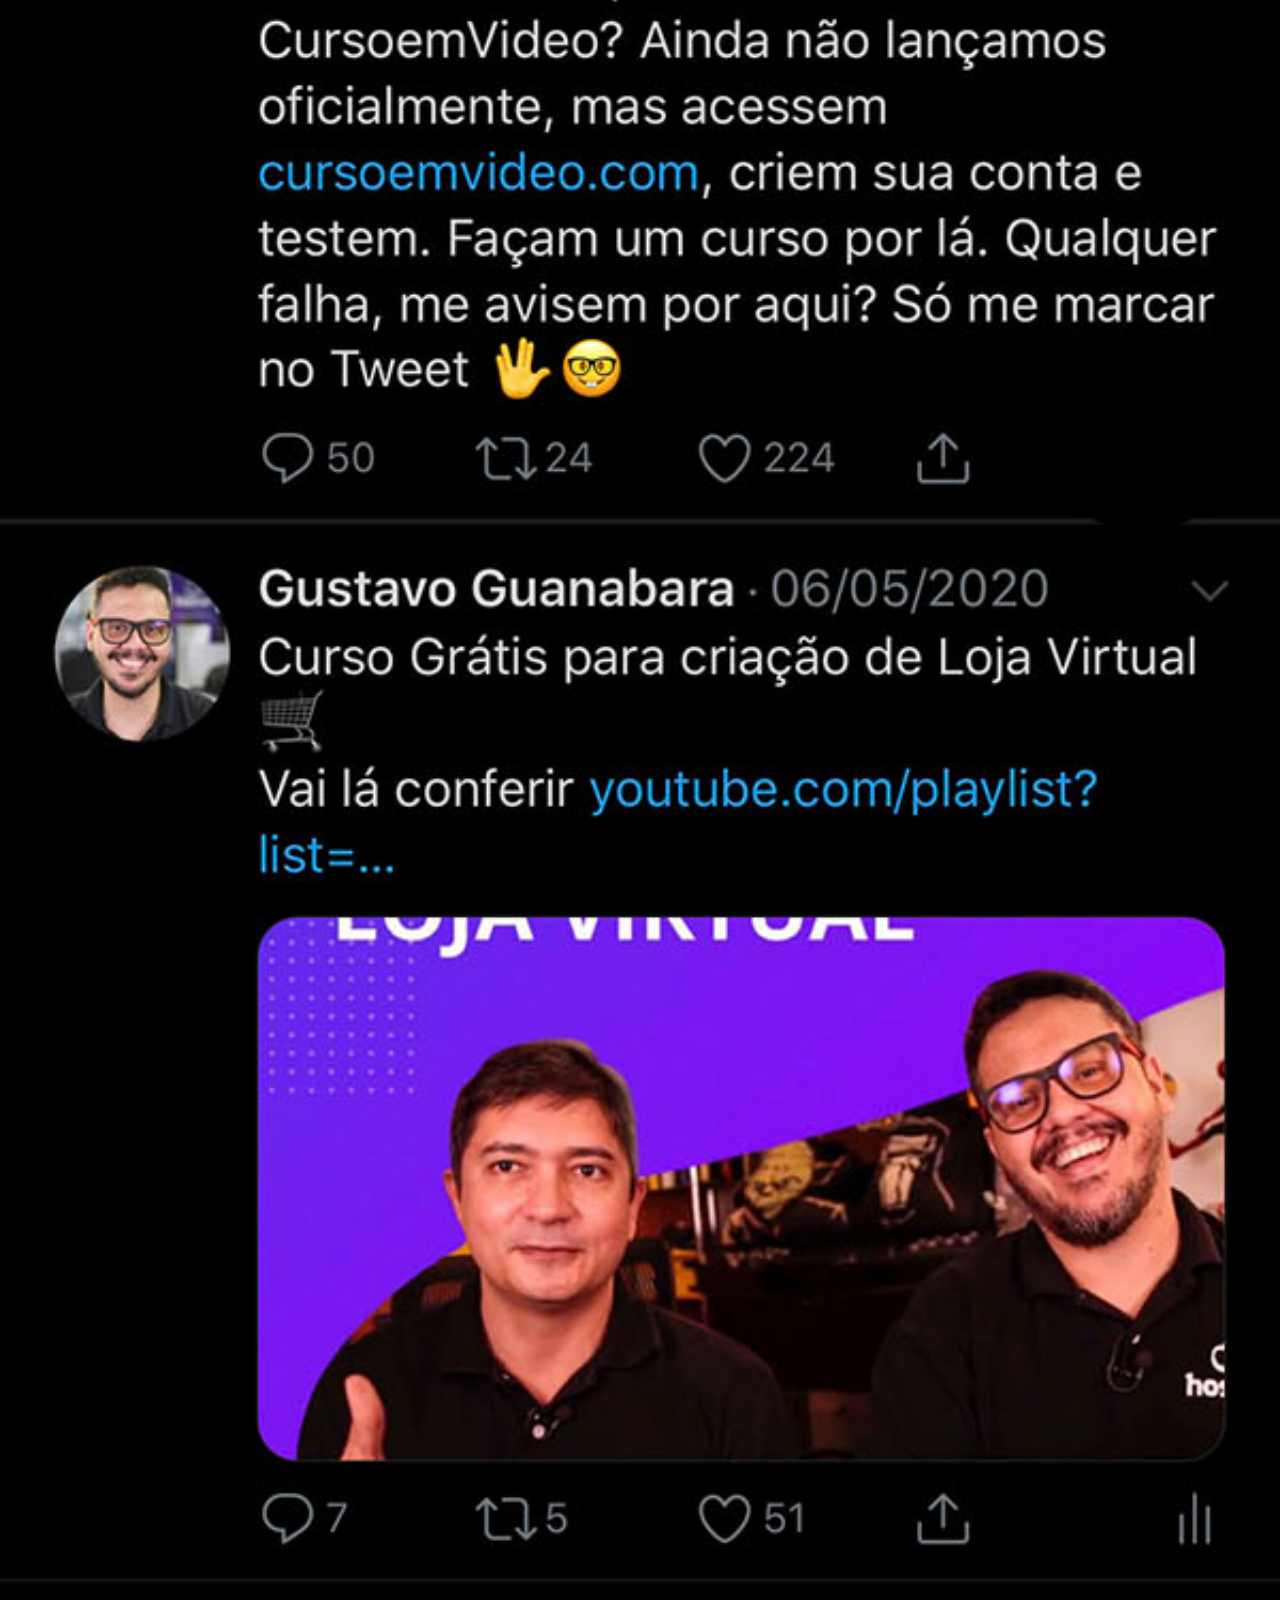
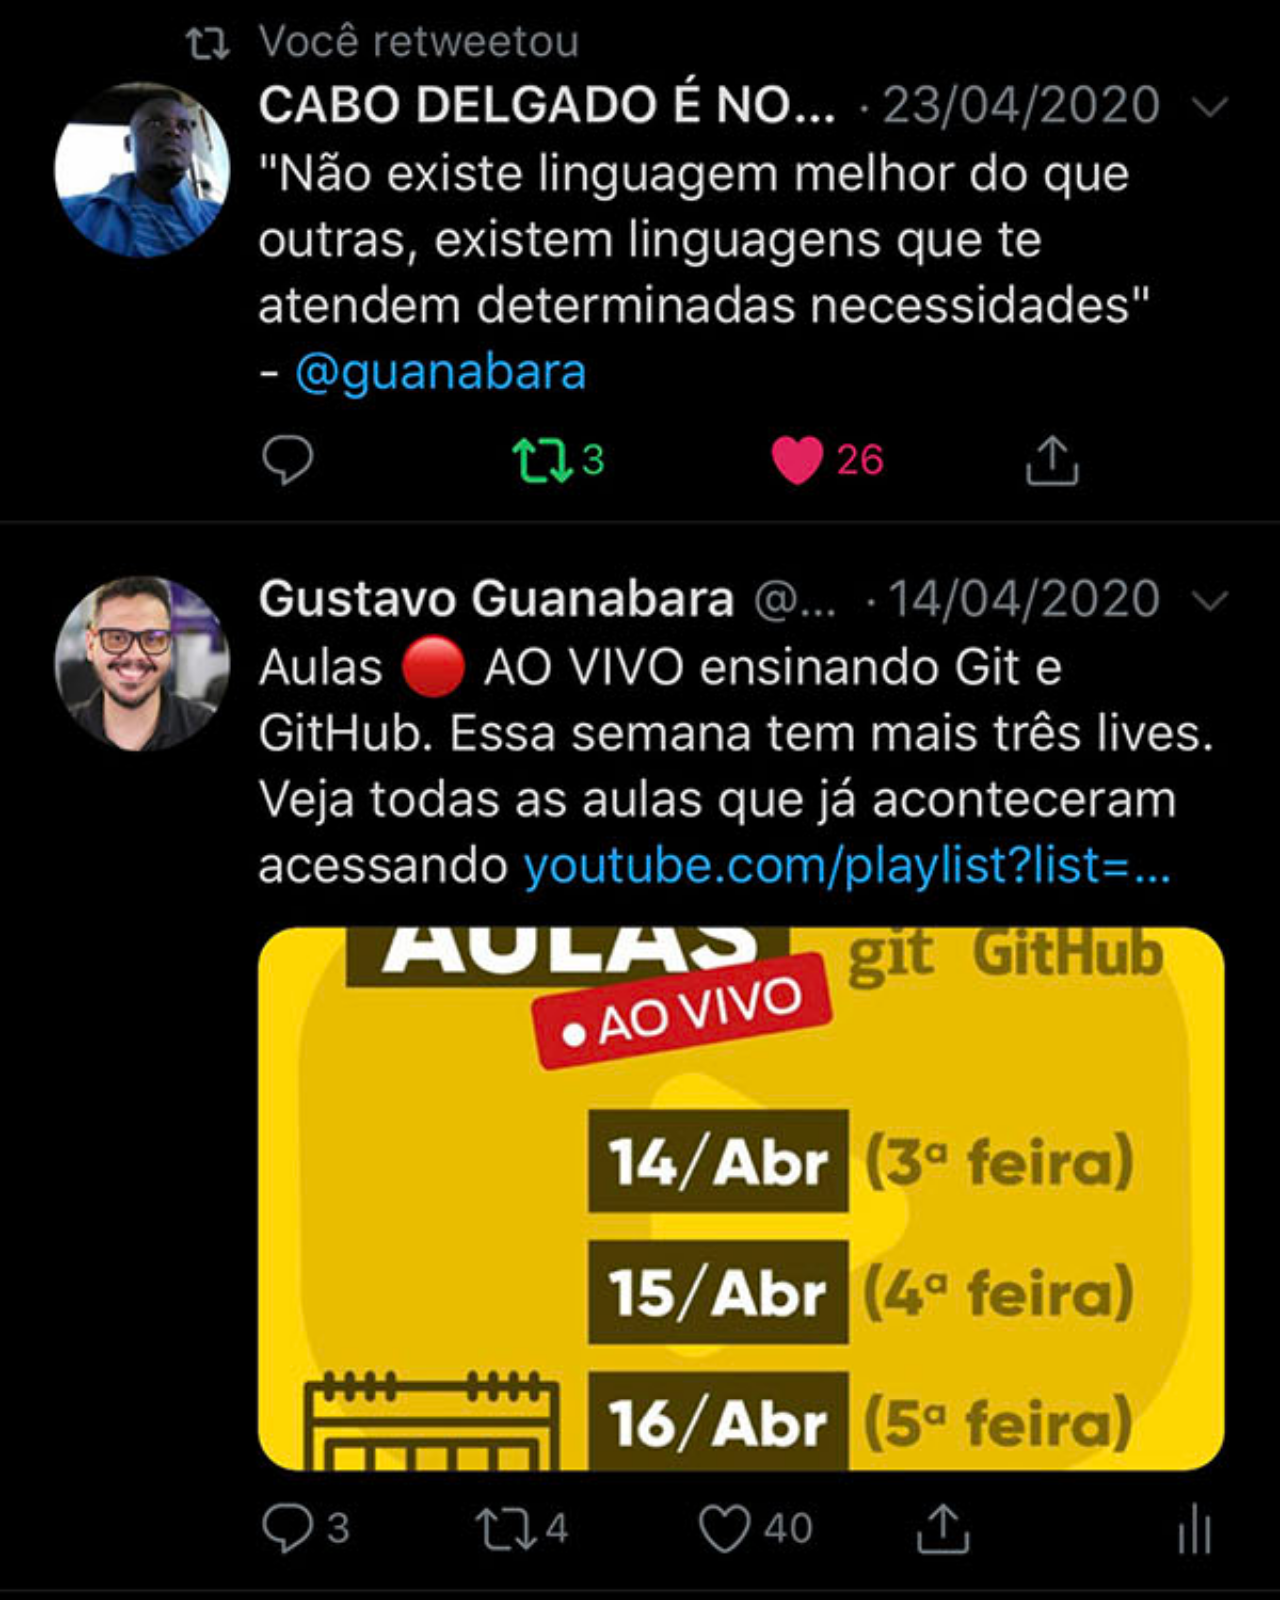
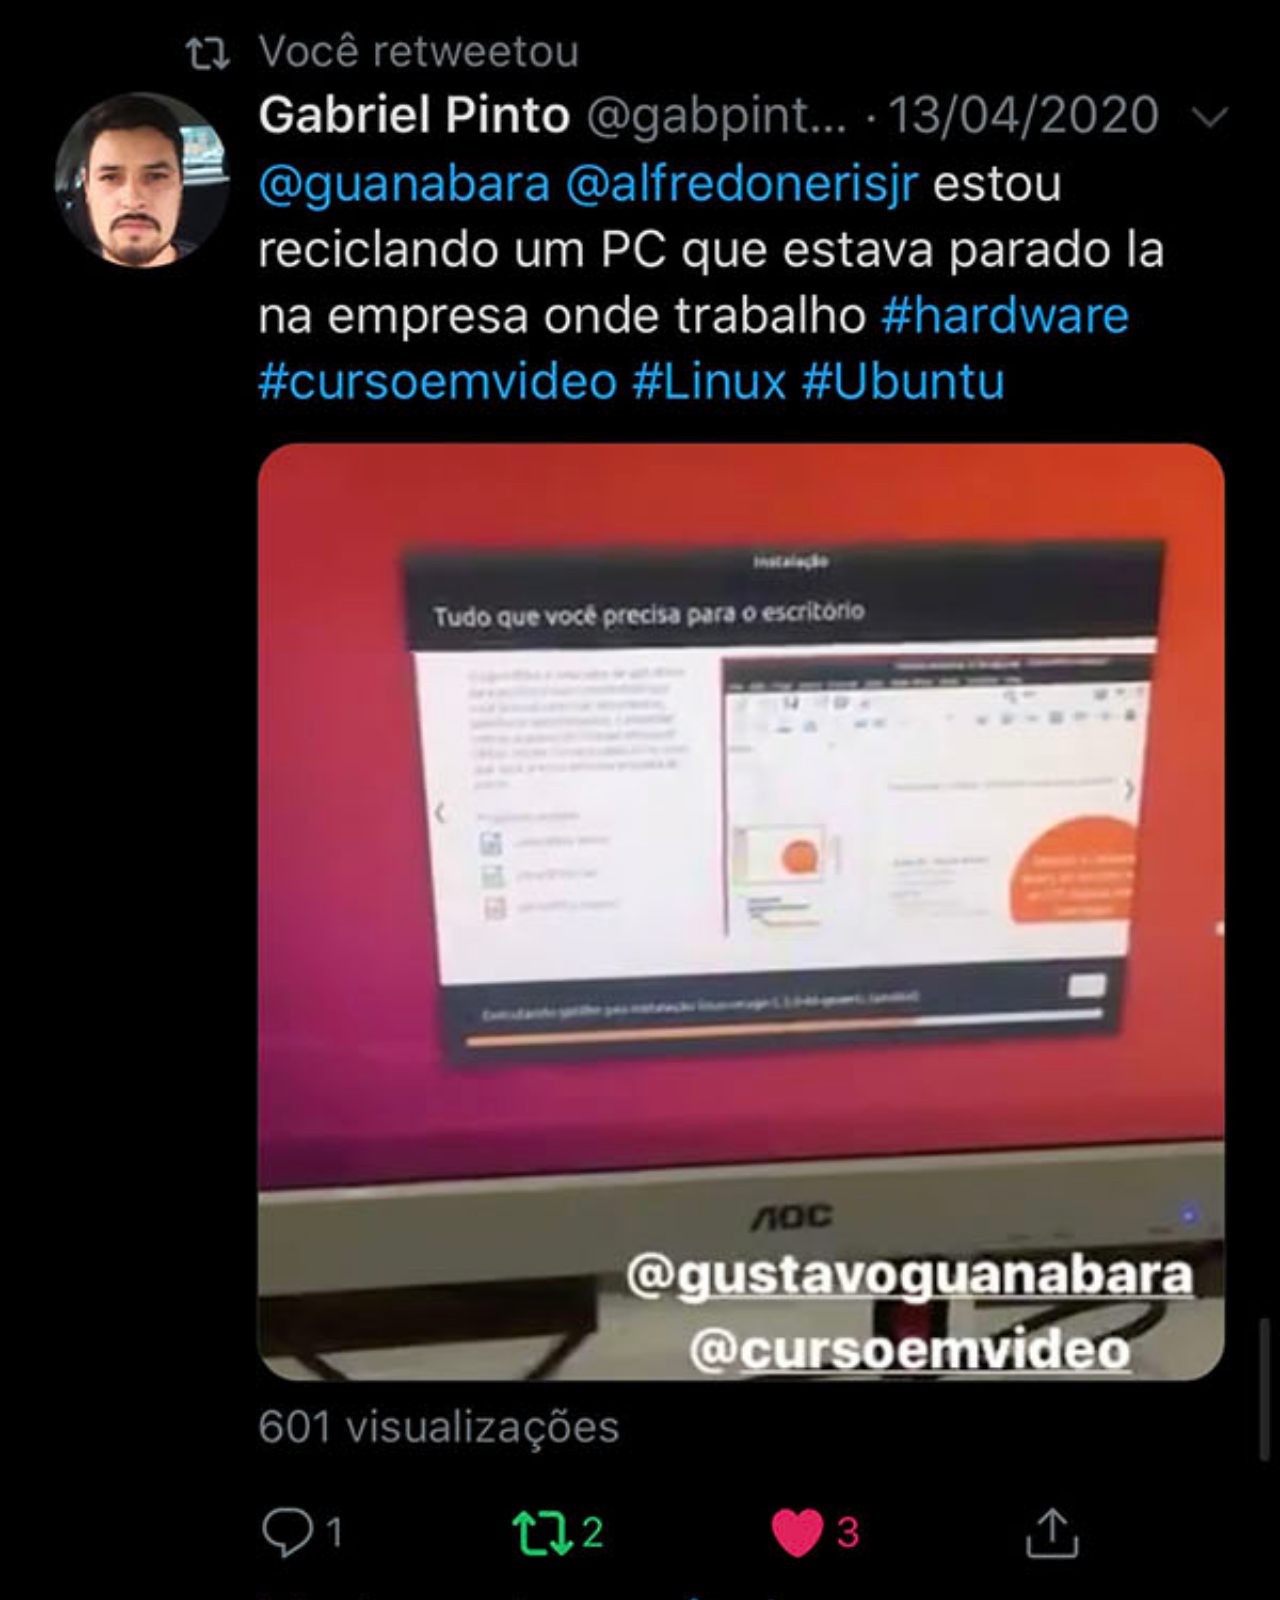
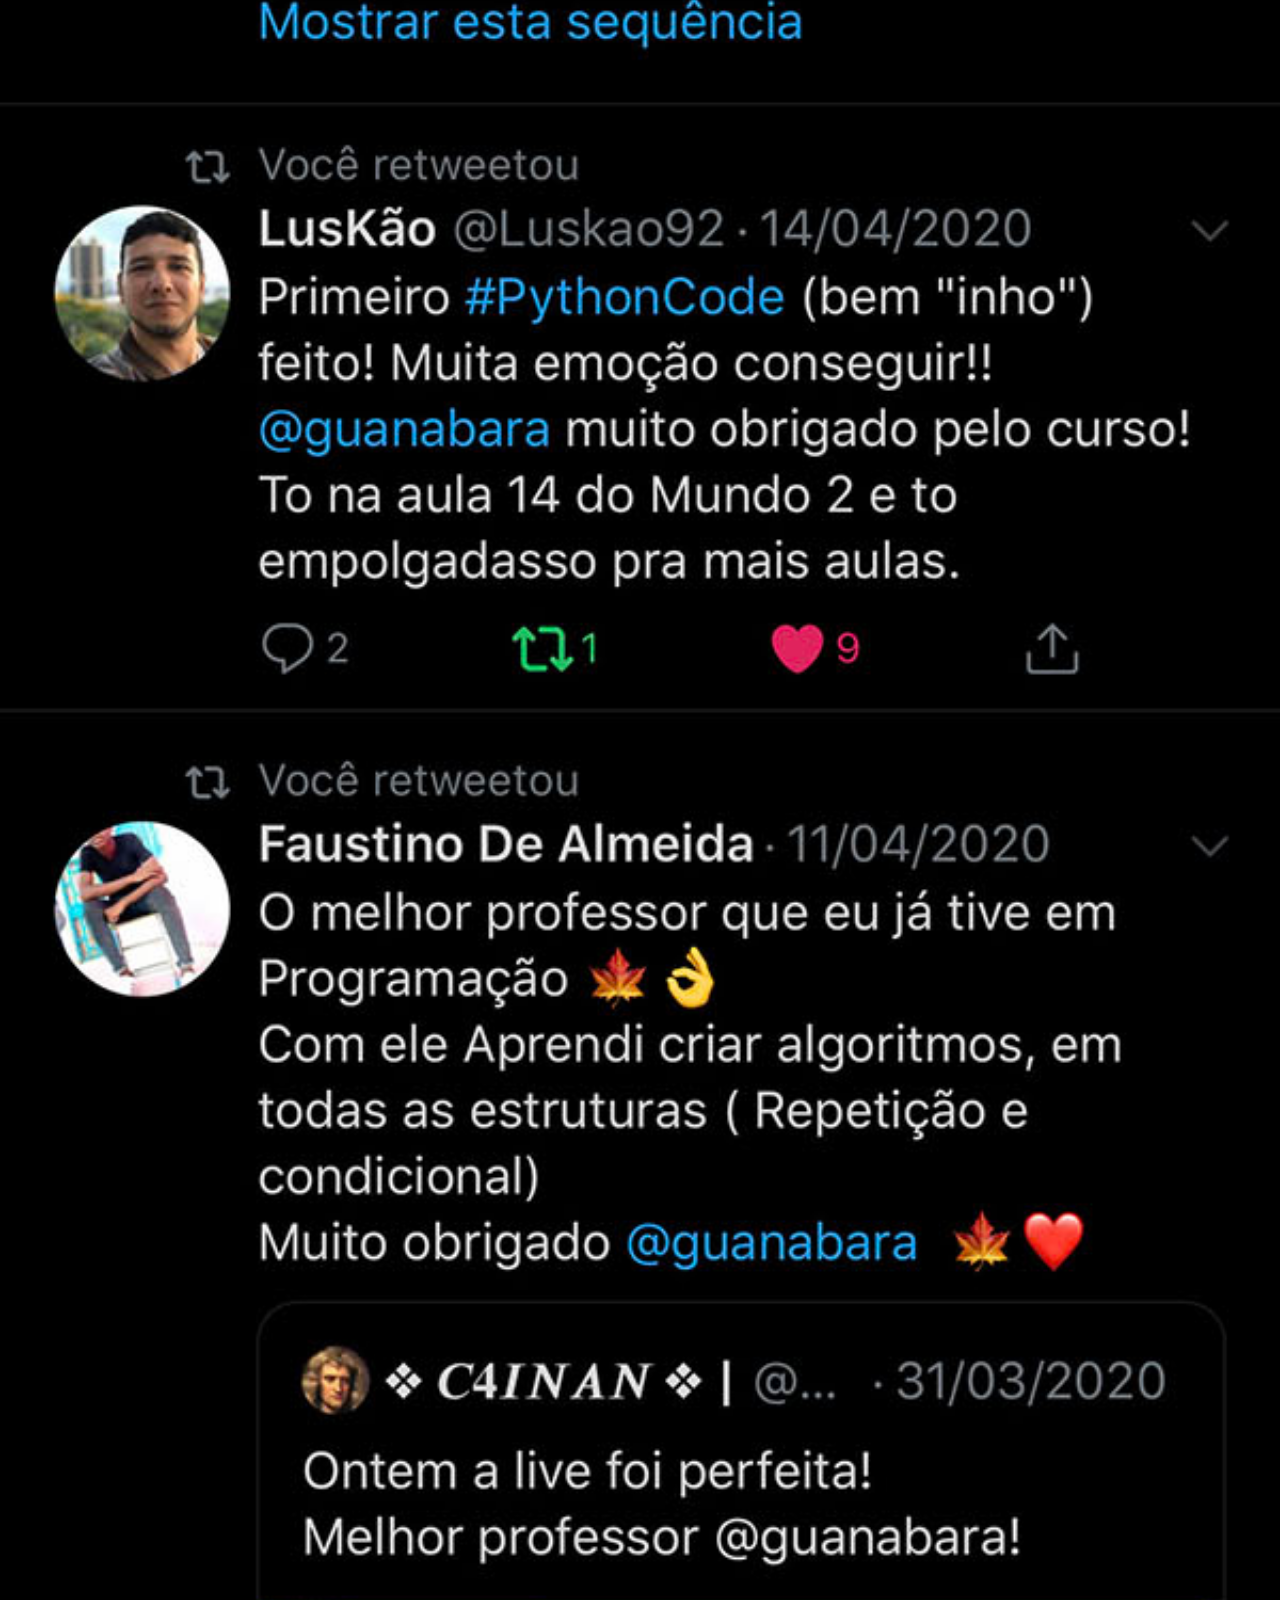
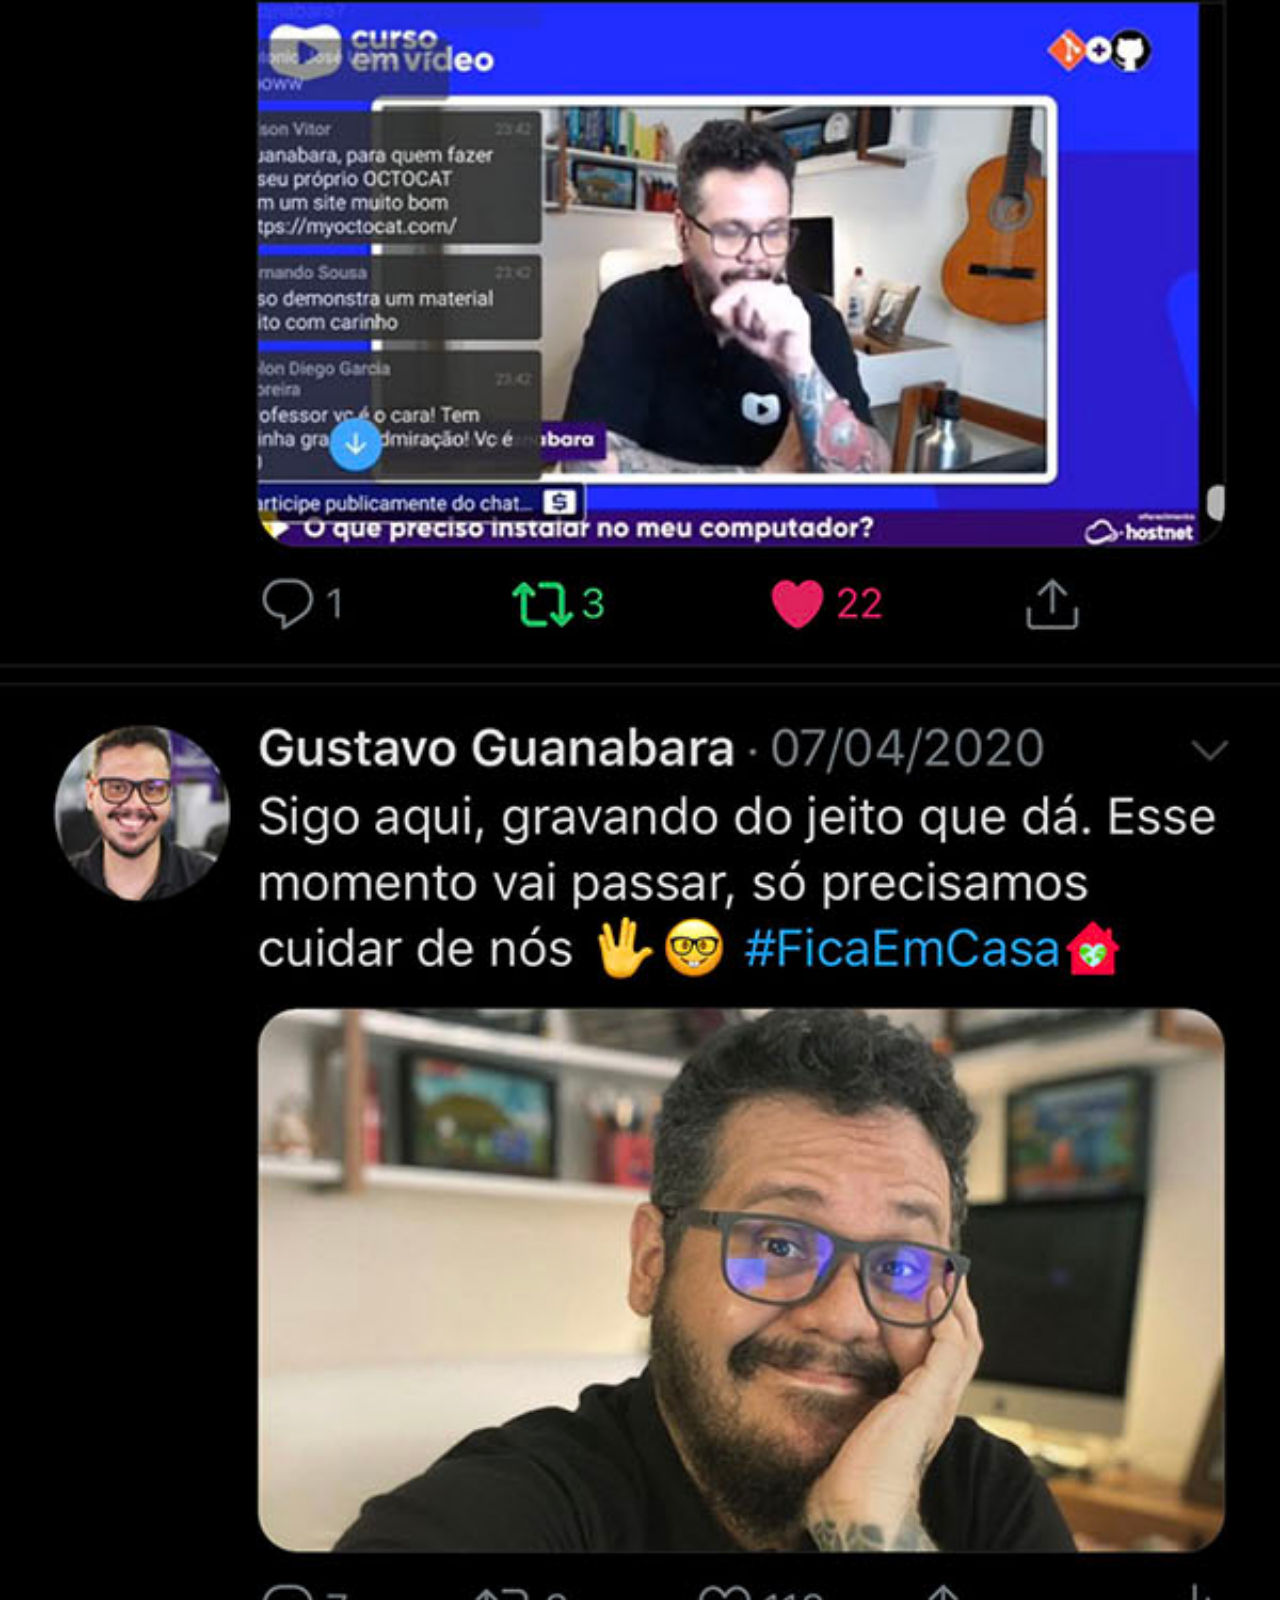
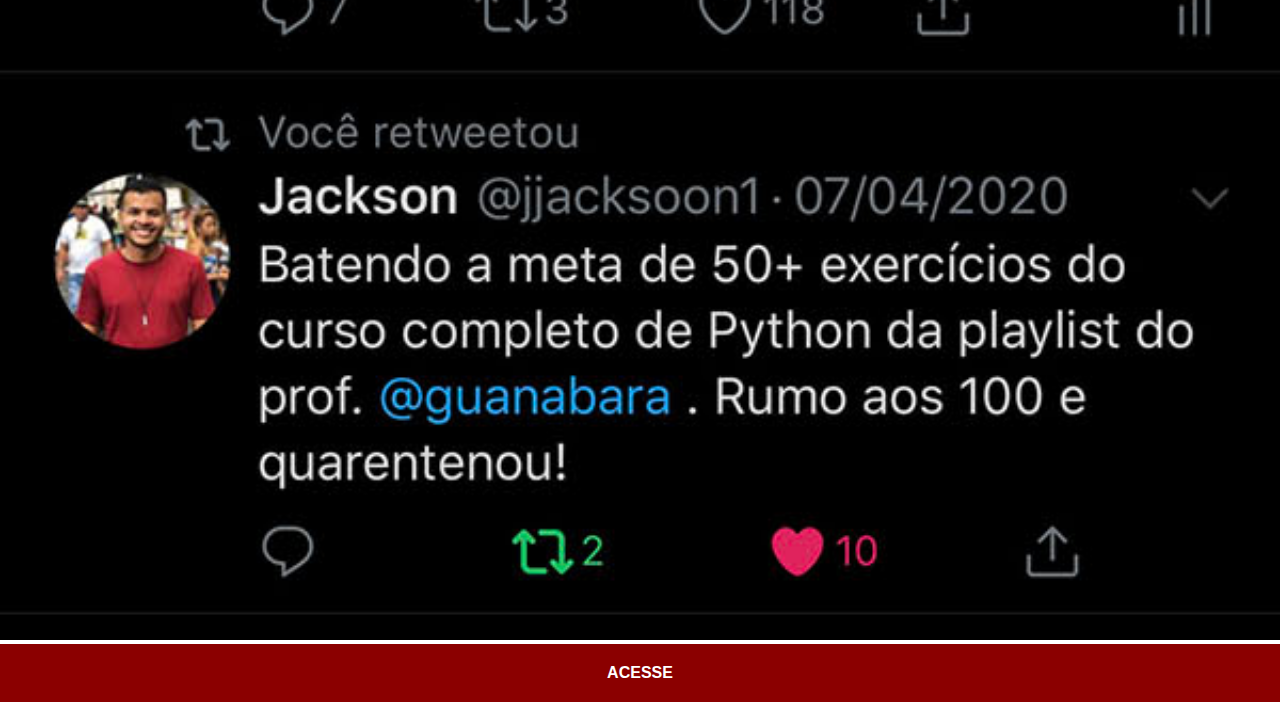
<file: paginas/x.html>
<!DOCTYPE html>
<html lang="pt-br">
<head>
    <meta charset="UTF-8">
    <meta name="viewport" content="width=device-width, initial-scale=1.0">
    <title>X</title>
    <link rel="stylesheet" href="../estilos/style-pags.css">
</head>
<body>
    <img src="../imagens/tela-x.jpg" alt="X">
    <a href="https://x.com/guanabara" target="_blank" ref="external">ACESSE</a>
</body>
</html>
</file>
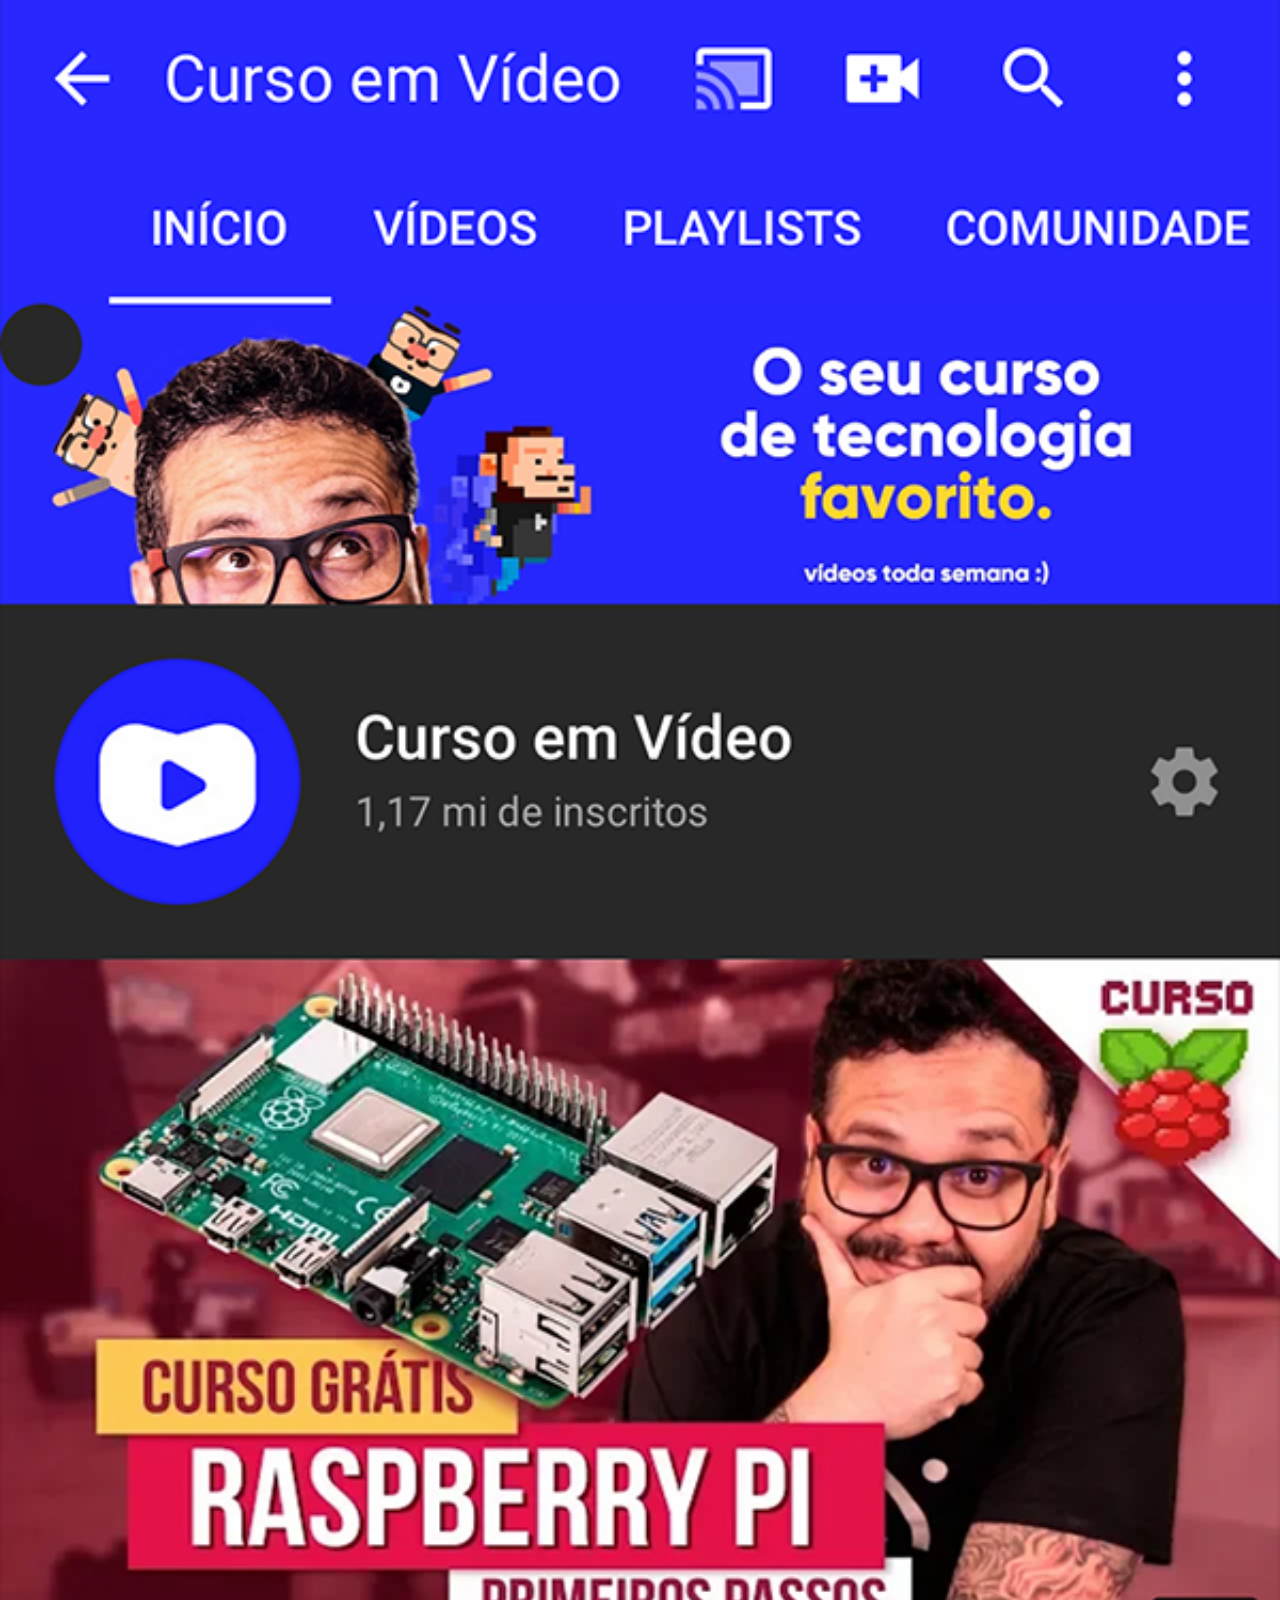
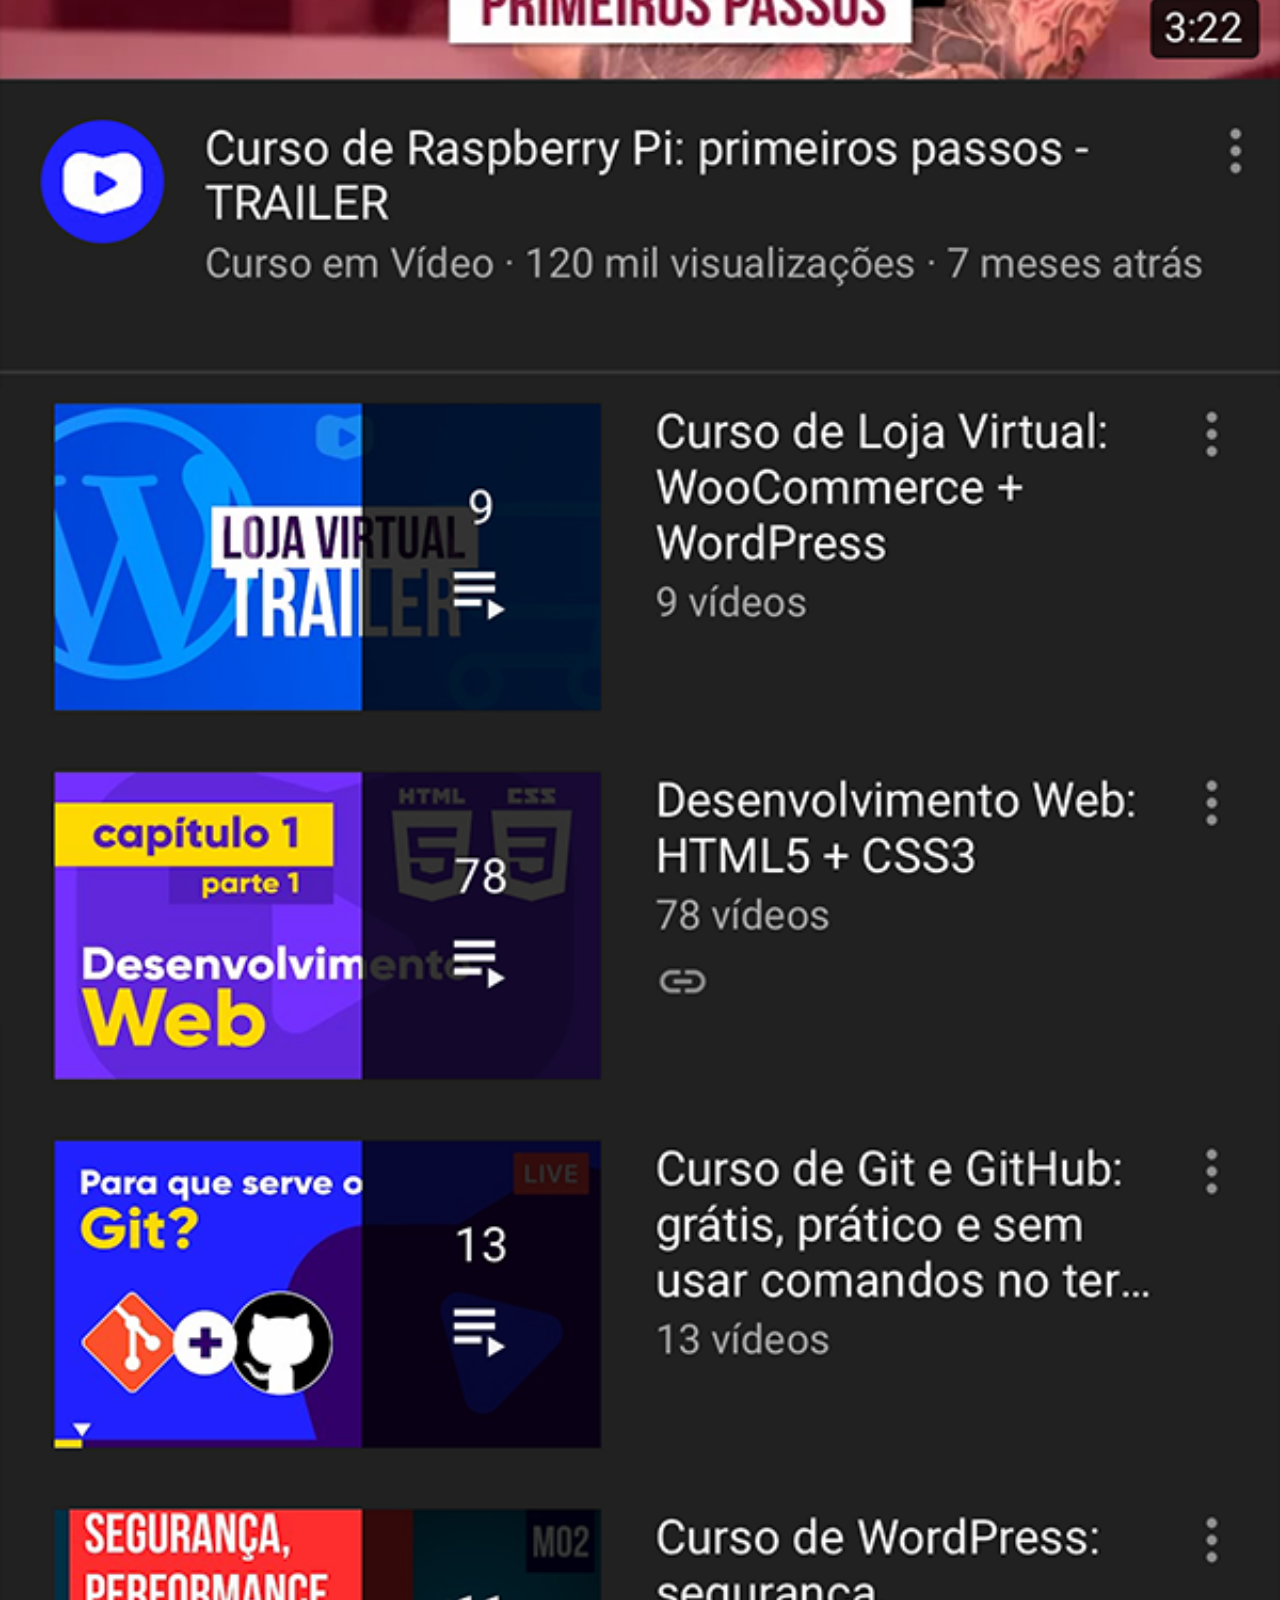
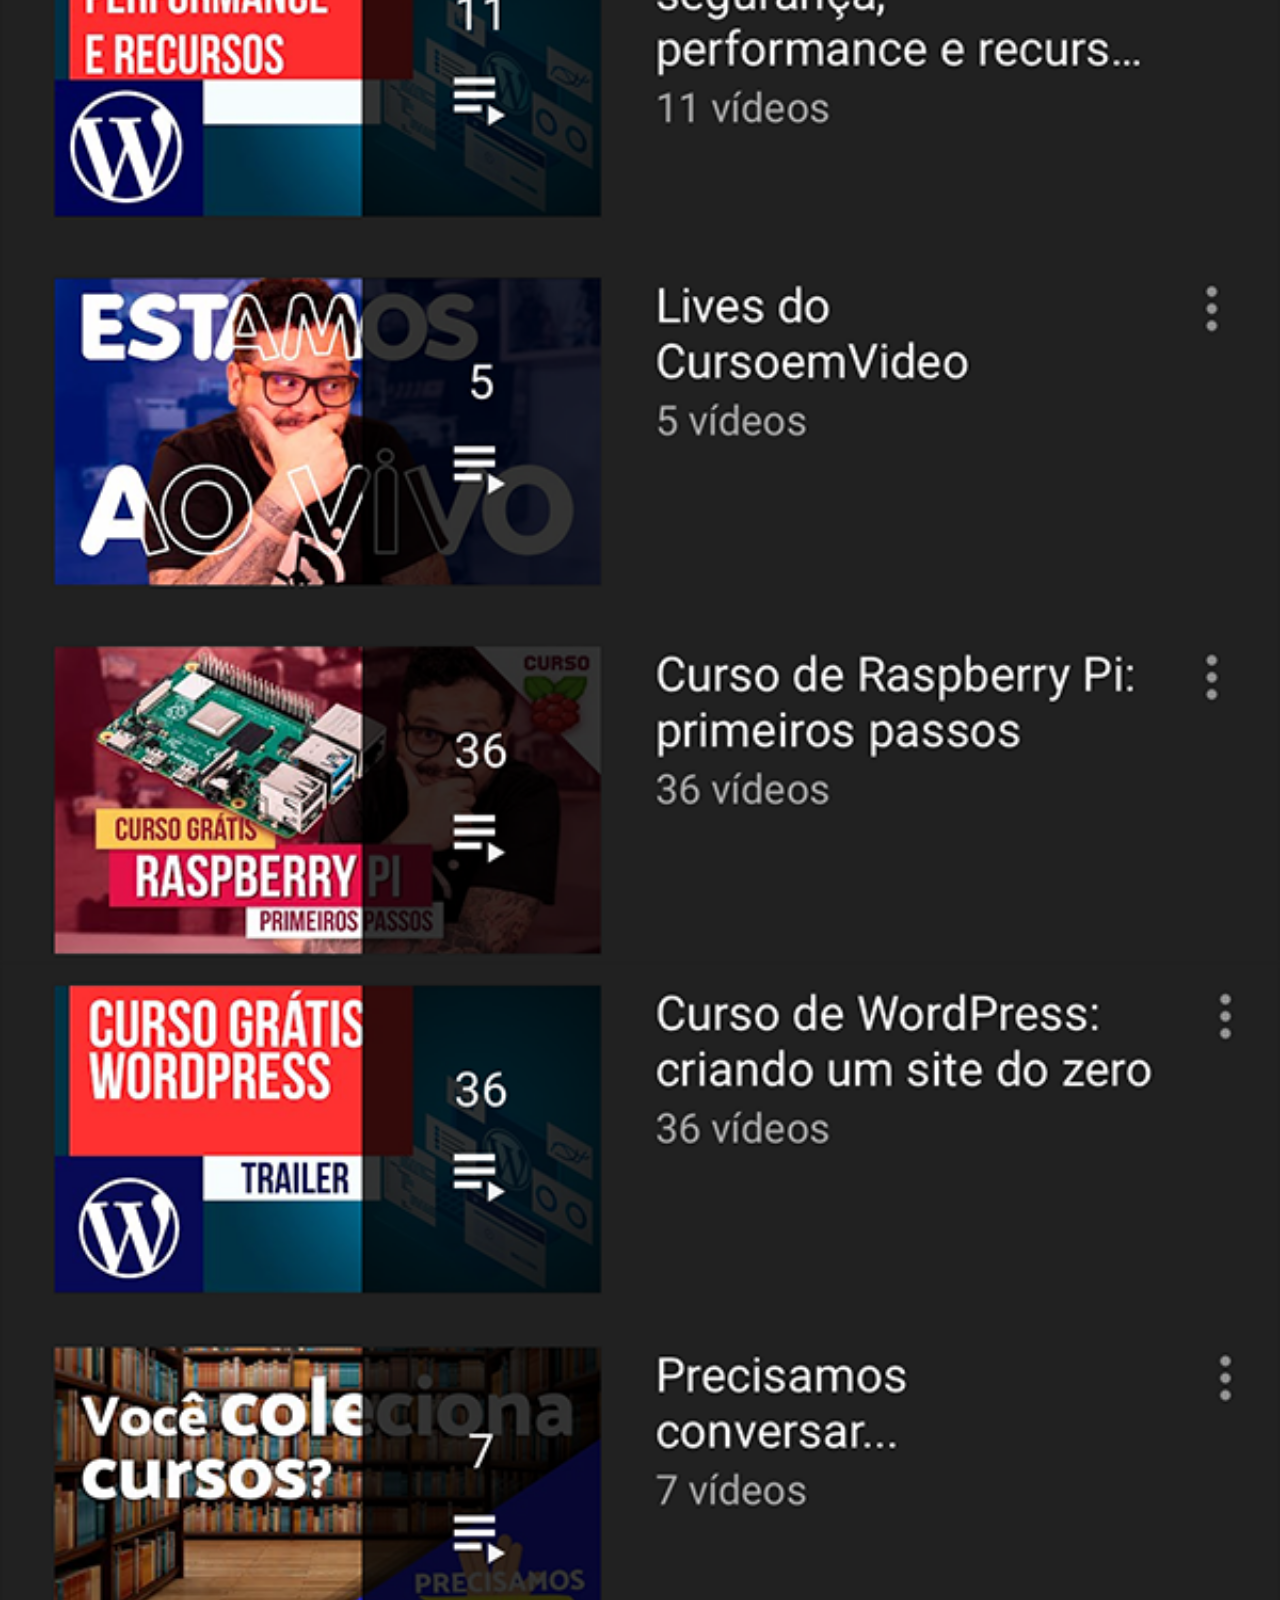
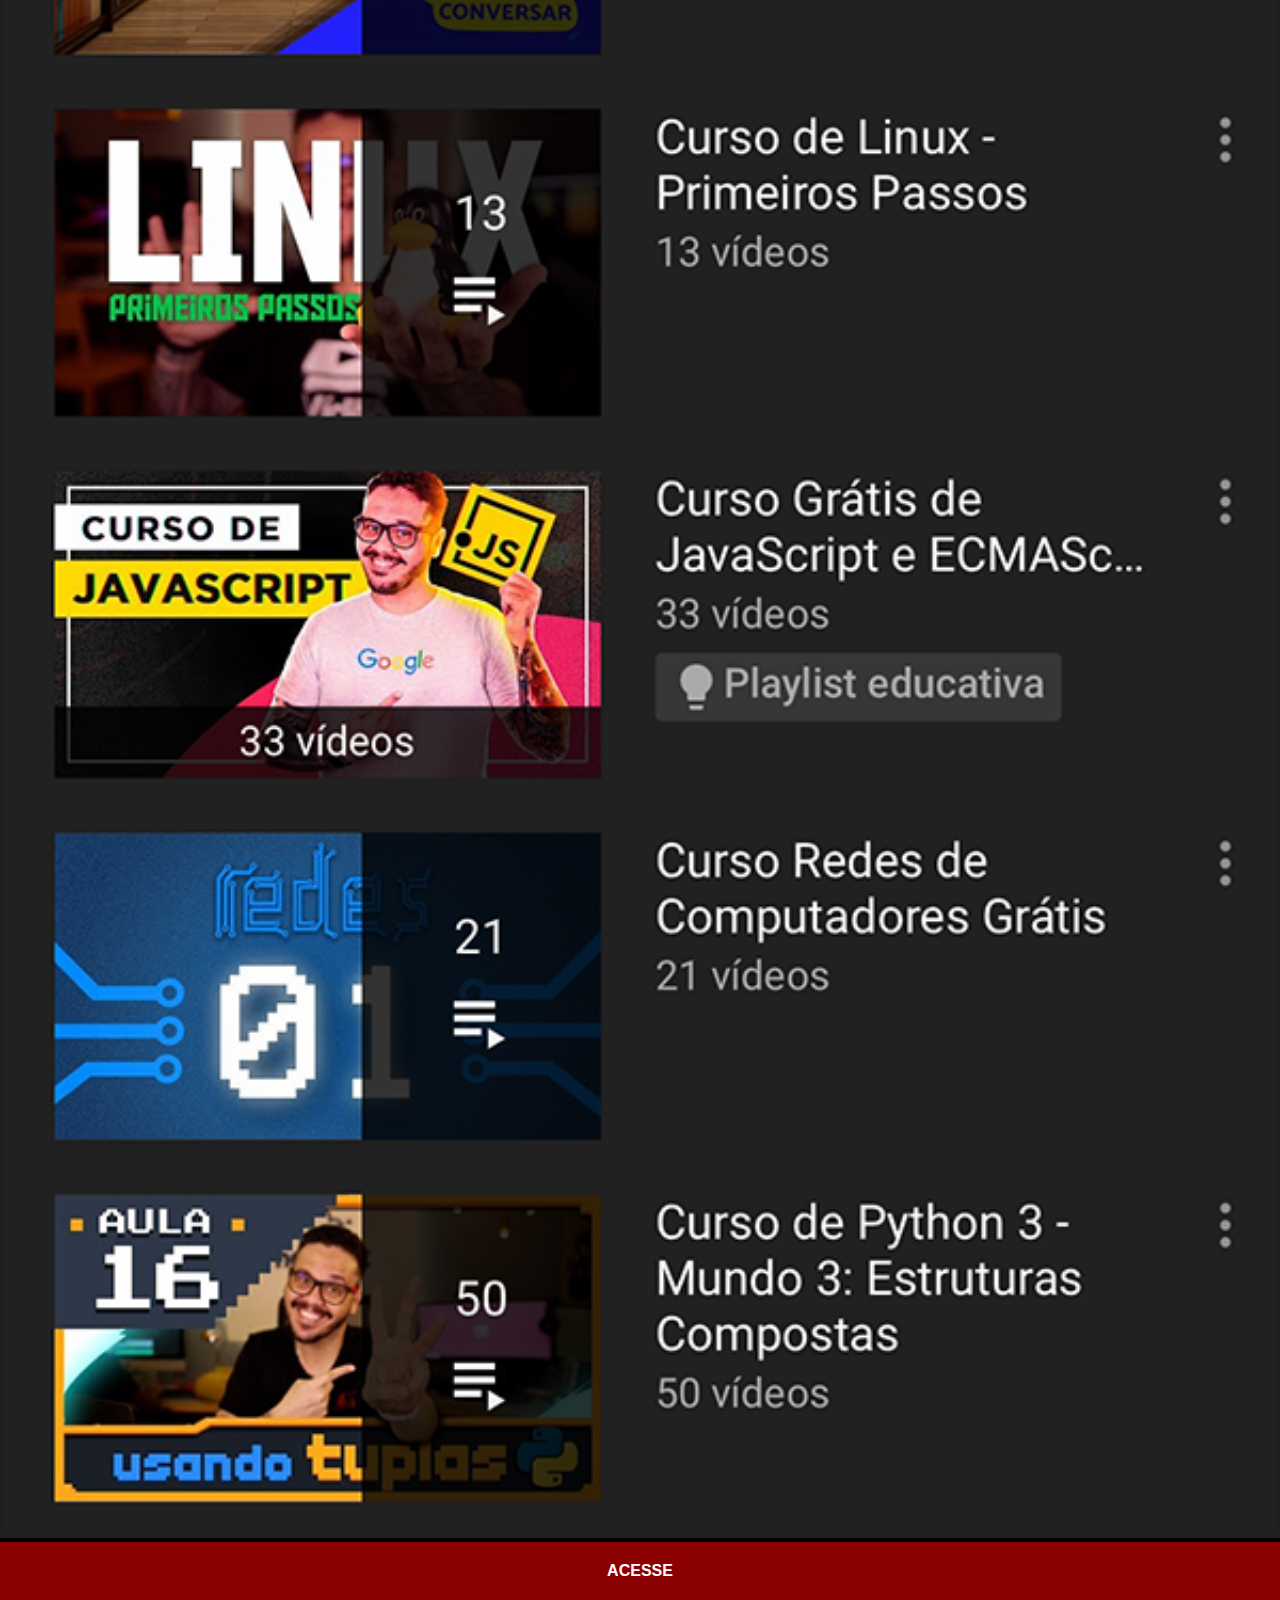
<file: paginas/youtube.html>
<!DOCTYPE html>
<html lang="pt-br">
<head>
    <meta charset="UTF-8">
    <meta name="viewport" content="width=device-width, initial-scale=1.0">
    <link rel="stylesheet" href="../estilos/style-pags.css">
    <title>Youtube</title>
    <style>
        body{
            background-color: black;
        }
    </style>
</head>
<body>
    <img src="../imagens/tela-youtube.png" alt="Youtube">
    <a href="https://www.youtube.com/c/CursoemVídeo" target="_blank" ref="external">ACESSE</a>
</body>
</html>
</file>
<file: estilos/style.css>
@charset "UTF-8";

*{
    margin: 0px;
    padding: 0px;
}

main{
    position: relative;
    height: 100vh;
    width: 100vw;
    background-image: url(../imagens/fundo-madeira.jpg);
    background-repeat: no-repeat;
    background-size: cover;
    background-position: top center;
}

#telefone{
    height: 627px;
    width: 311px;
    position: absolute;
    top: 50%;
    left: 50%;
    transform: translate(-50%, -50%);
    background: url(../imagens/frame-iphone.png);
    background-repeat: no-repeat;
}

iframe{
    position: relative;
    top: 80px;
    left: 23px;
    width: 270px;
    height: 475px;
    transform: translate(-2px, -2px);
}

#redes{
    text-align: right;
}

#redes img{
    width: 50px;
    height: 50px;
    margin-top: 10px;
    margin-right: 10px;
    border-radius: 50%;
    box-shadow: 2px 2px 5px rgba(0, 0, 0, 0.400);
    box-sizing: border-box;
}

#redes img:hover{
    border: 2px solid rgba(255, 255, 255, 0.6);
    transform: translate(-3px, -3px);
    box-shadow: 5px 5px 10px rgba(0, 0, 0, 0.6);
    transition: transform 0.5s, border 0.5s;
    
}
</file>
<file: estilos/style-pags.css>
@charset "UTF-8";

*{
    margin: 0px;
    padding: 0px;
    font-family: Arial, Helvetica, sans-serif;
}

::-webkit-scrollbar{
    width: 0px;
    height: 0px;
}

img{
    width: 100vw;

}

a{
    display: block;
    background-color: darkred;
    padding: 20px;
    text-align: center;
    text-decoration: none;
    color: white;
    font-weight: bold;

}

a:hover{
    background-color: rgb(176, 5, 5);
}
</file>
